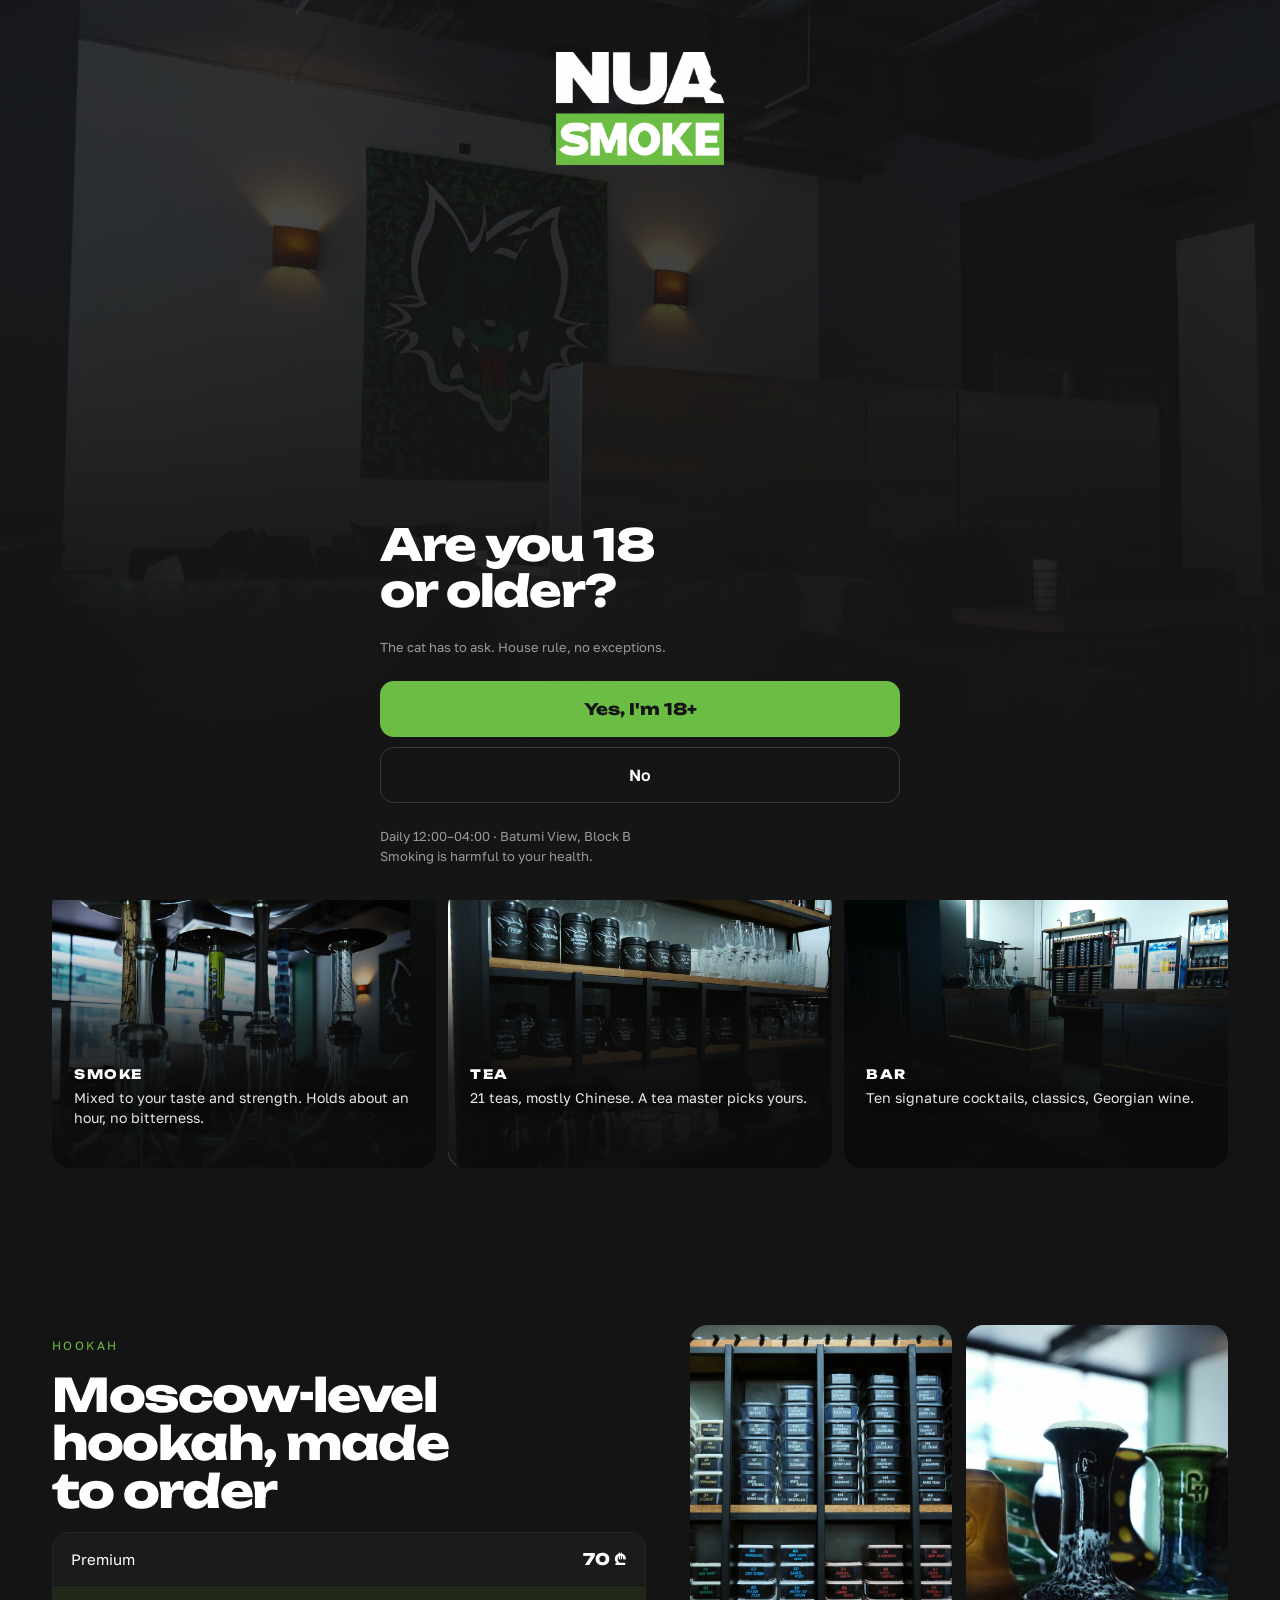
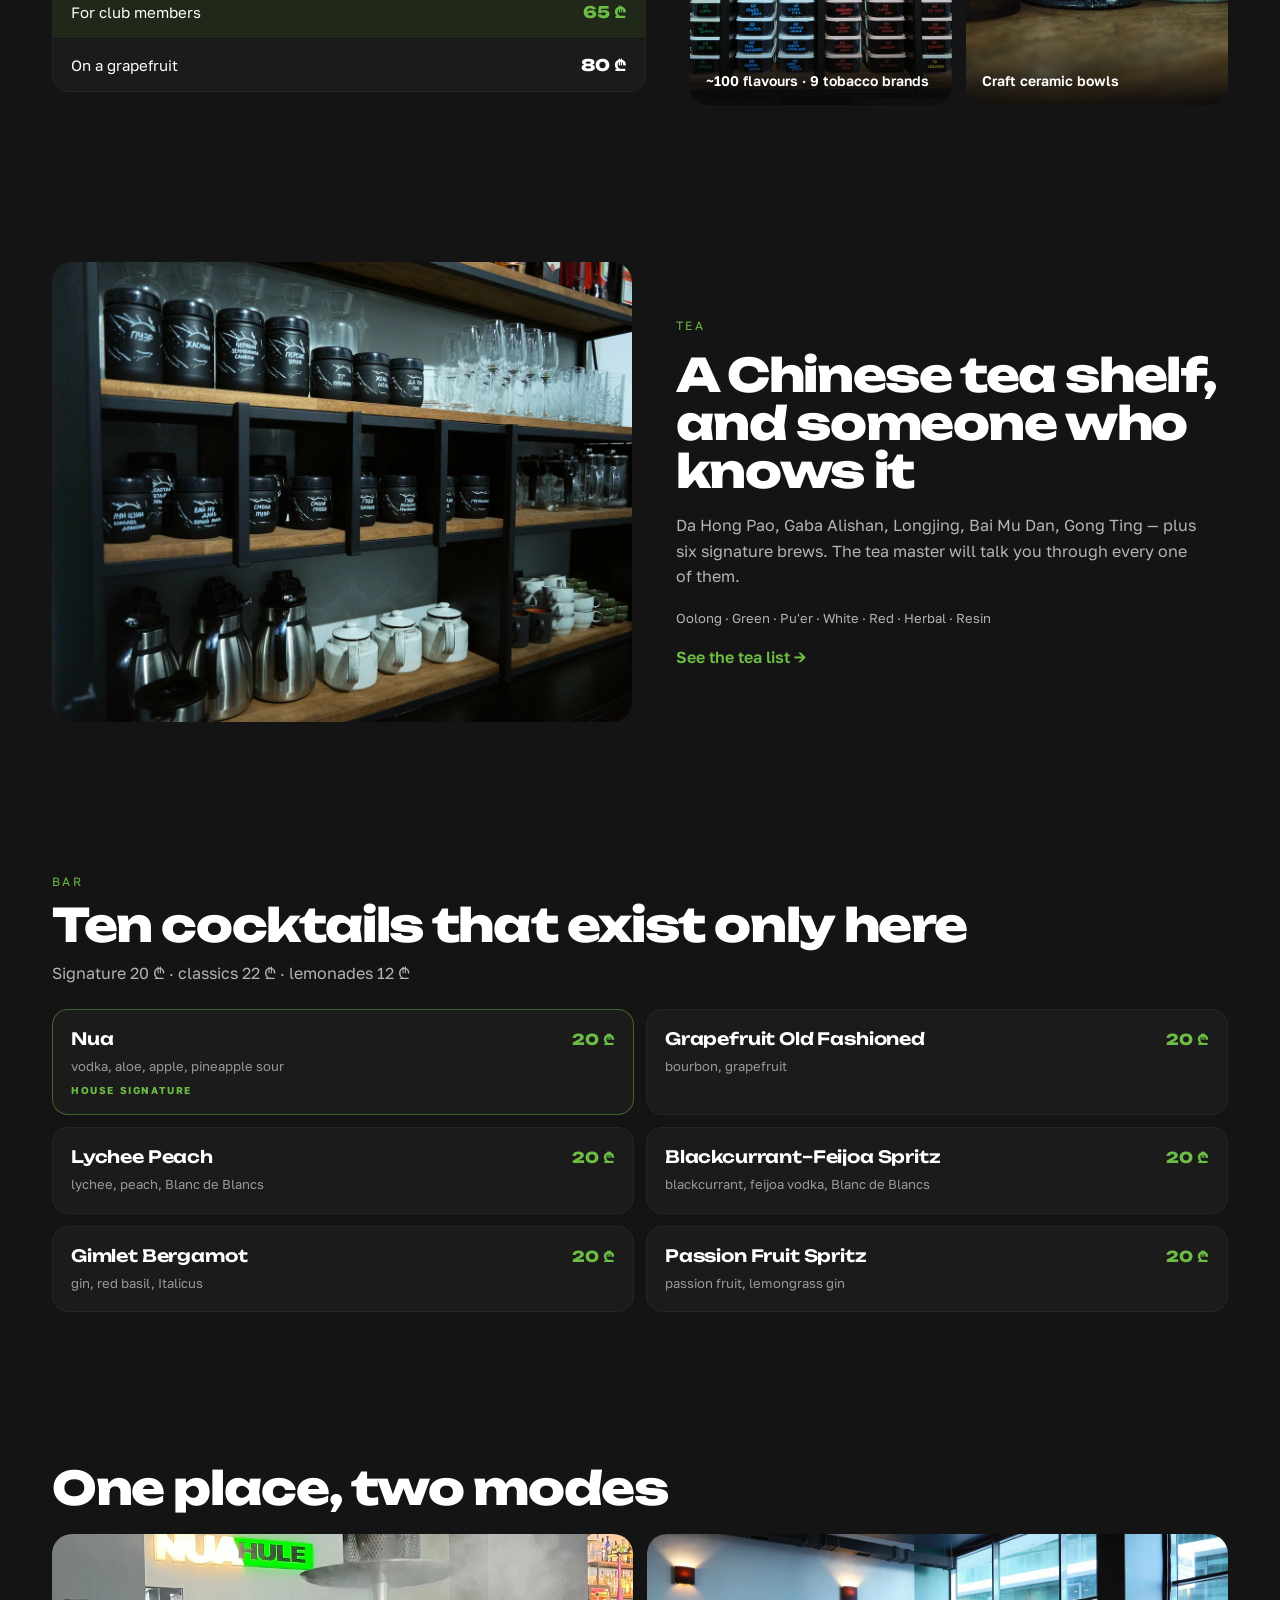
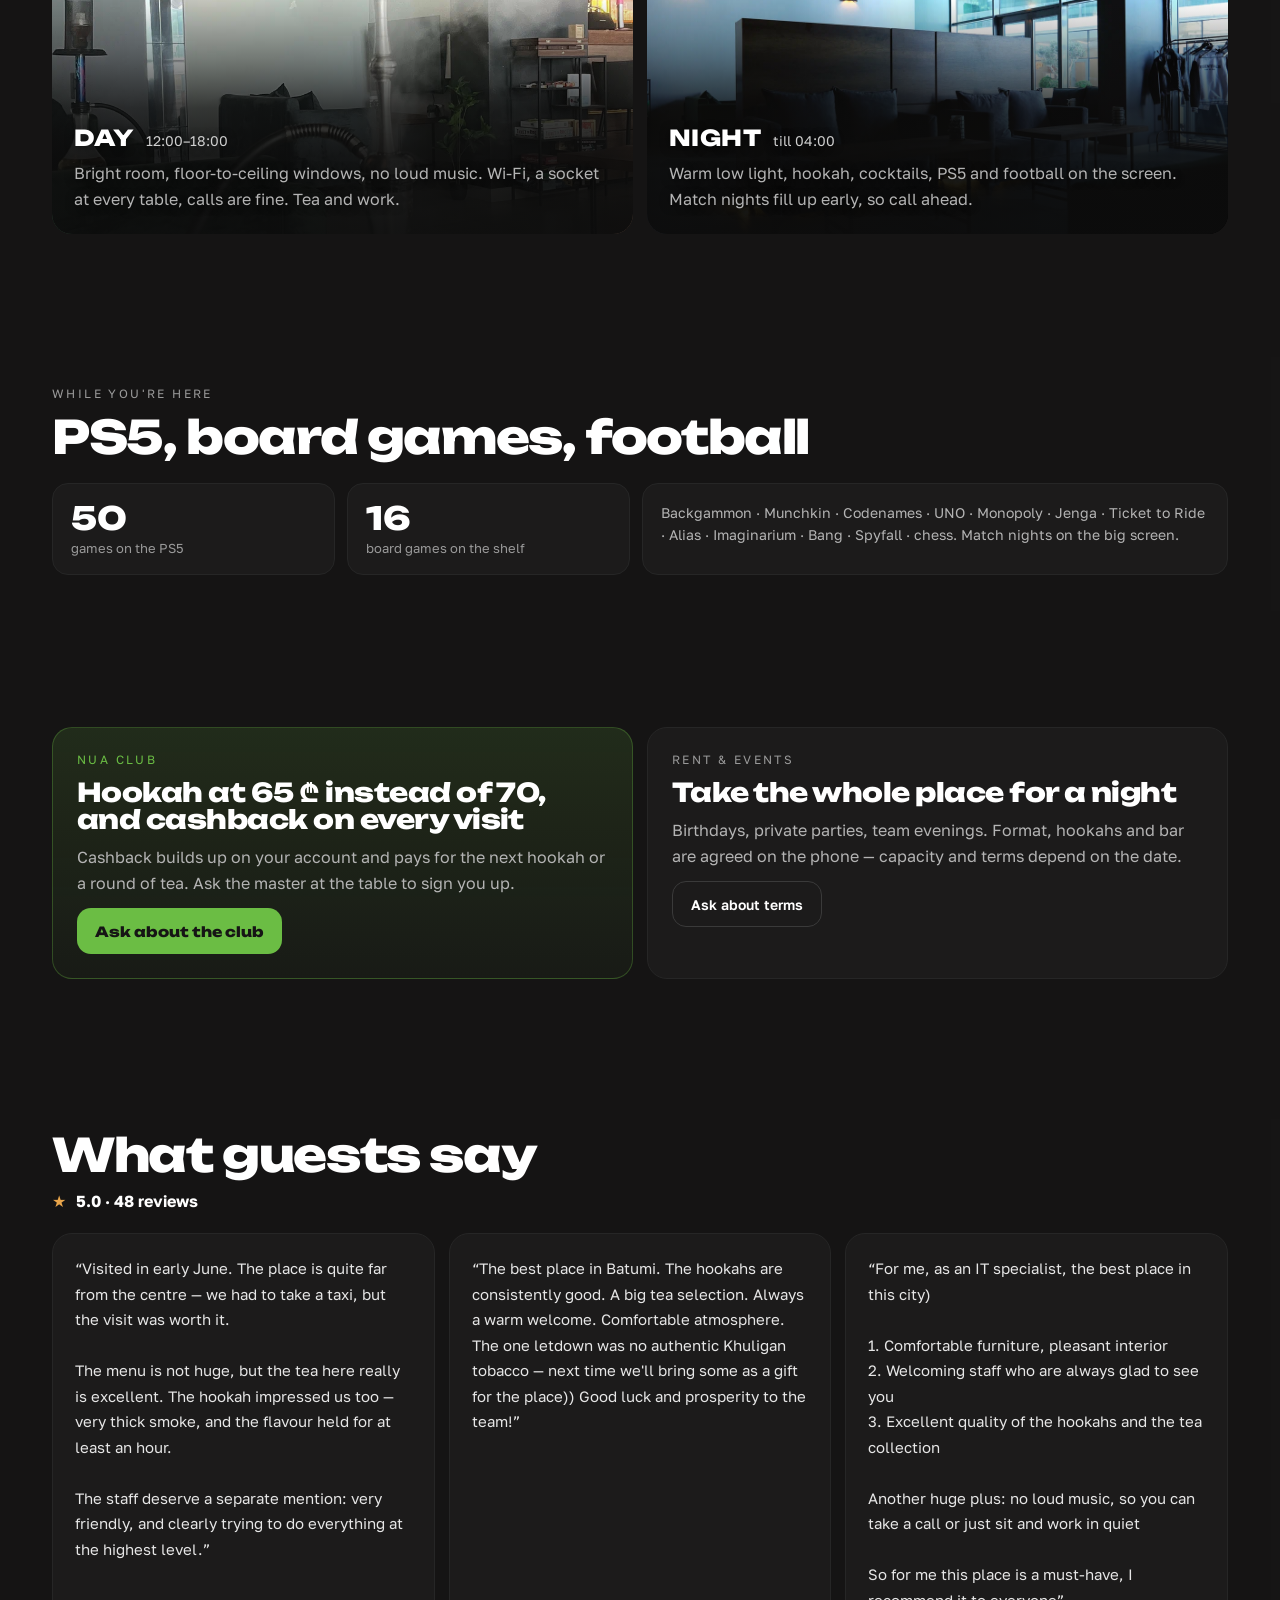
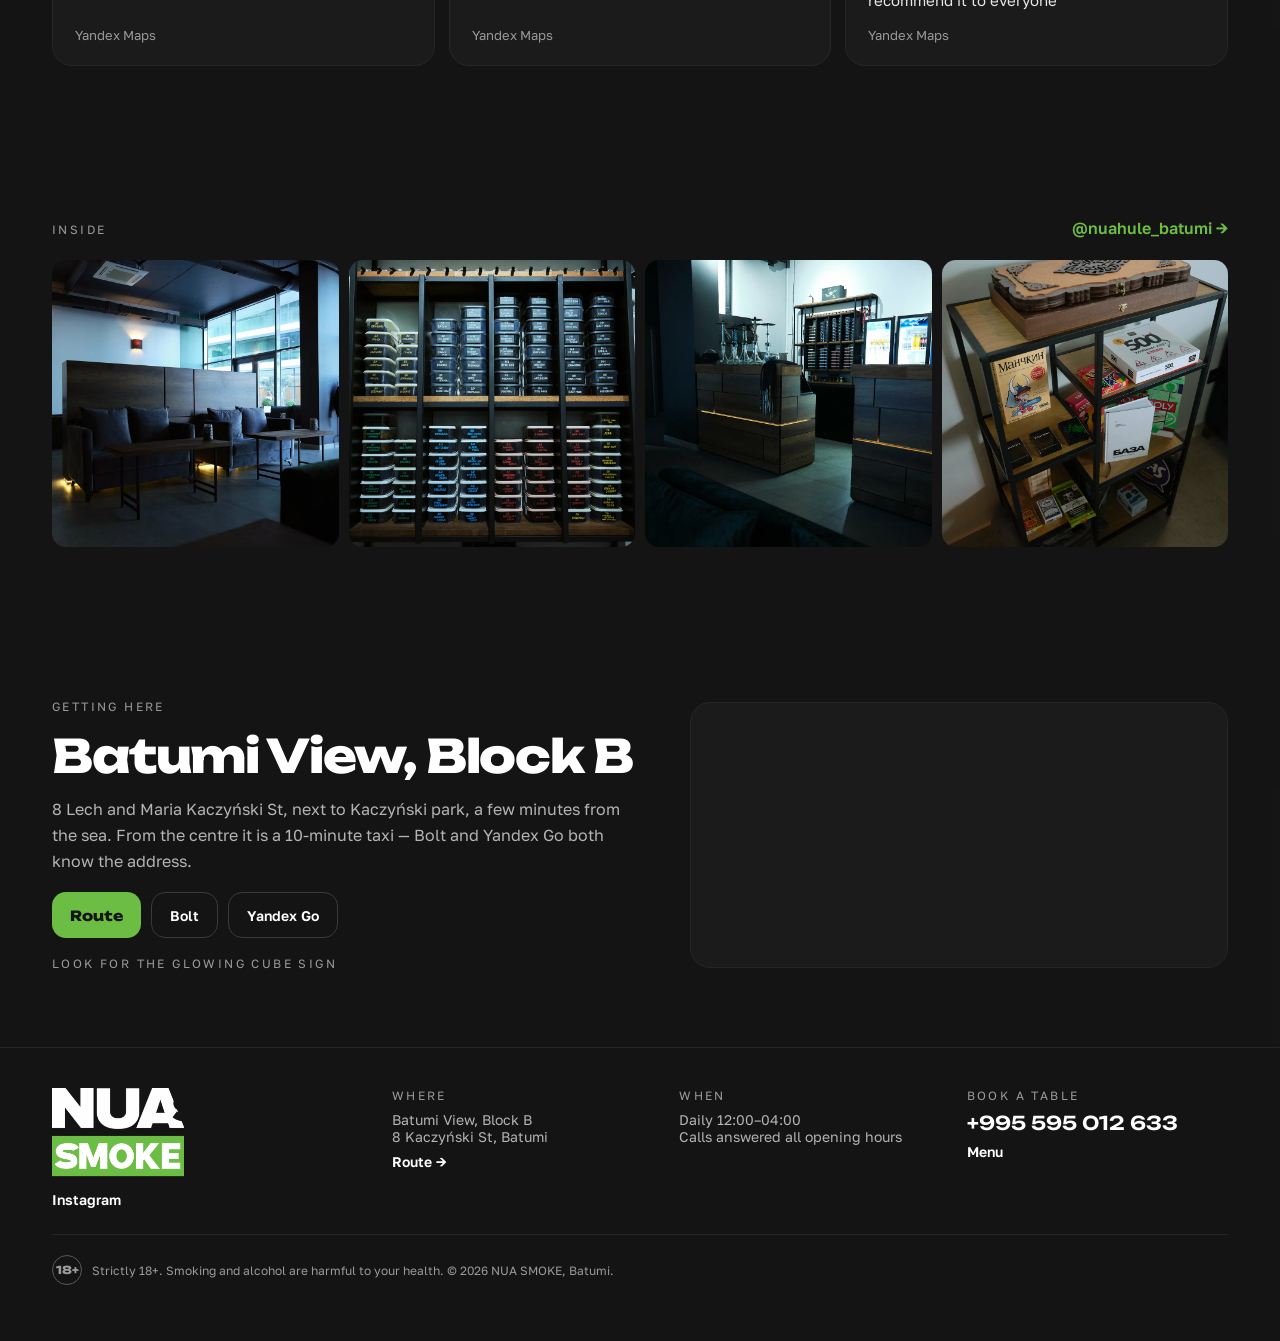
<file: index.html>
<!DOCTYPE html>
<html lang="en">
<head>
<meta charset="utf-8">
<meta name="viewport" content="width=device-width,initial-scale=1">
<title>NUA SMOKE — hookah lounge in Batumi, open till 4 am</title>
<meta name="description" content="Hookah lounge in Batumi: mixes built to your taste, 21 Chinese teas, ten signature cocktails. Daily 12:00–04:00, Batumi View Block B. Tables by phone.">
<link rel="canonical" href="https://bortman01.github.io/Hookah/">
<link rel="alternate" hreflang="en" href="https://bortman01.github.io/Hookah/">
<link rel="alternate" hreflang="ru" href="https://bortman01.github.io/Hookah/ru/">
<link rel="alternate" hreflang="ka" href="https://bortman01.github.io/Hookah/ka/">
<meta property="og:title" content="NUA SMOKE — hookah lounge in Batumi, open till 4 am">
<meta property="og:description" content="Hookah lounge in Batumi: mixes built to your taste, 21 Chinese teas, ten signature cocktails. Daily 12:00–04:00, Batumi View Block B. Tables by phone.">
<meta property="og:image" content="https://bortman01.github.io/Hookah/assets/photos/01-hookahs-lineup.webp">
<meta property="og:type" content="website">
<meta name="theme-color" content="#161515">
<link rel="icon" href="assets/logo/nua-n-monogram.svg">
<link rel="preconnect" href="https://fonts.googleapis.com">
<link rel="preconnect" href="https://fonts.gstatic.com" crossorigin>
<link href="https://fonts.googleapis.com/css2?family=Unbounded:wght@400;600;800&family=Golos+Text:wght@400;500;600;700&family=Noto+Sans+Georgian:wght@400;600;700&display=swap" rel="stylesheet">
<link rel="stylesheet" href="assets/site.css?v=68b29d92">
</head>
<body><div class="gate" id="gate" role="dialog" aria-modal="true" aria-label="18+">
  <div class="gate__bg"><img src="assets/photos/07-hall-cat-mascot.webp" alt=""></div>
  <div class="gate__top"><img src="assets/logo/nua-smoke-stacked.png" alt="NUA SMOKE"></div>
  <div class="gate__in">
    <h2>Are you 18<br>or older?</h2>
    <div class="gate__note">The cat has to ask. House rule, no exceptions.</div>
    <div class="gate__btns">
      <button class="btn btn--go" id="gate-yes" type="button">Yes, I'm 18+</button>
      <a class="btn btn--ghost" href="https://www.google.com/">No</a>
    </div>
    <div class="gate__note">Daily 12:00–04:00 · Batumi View, Block B<br>Smoking is harmful to your health.</div>
  </div>
</div><div class="bgvid bgvid--home" aria-hidden="true"><video src="assets/video/smoke2_360p.mp4" autoplay muted loop playsinline></video></div>
<header class="hdr"><div class="hdr__in">
  <a href="#top"><img class="hdr__logo" src="assets/logo/nua-smoke-horizontal.png" alt="NUA SMOKE"></a>
  <nav class="nav">
    <a href="#hookah">Hookah</a>
    <a href="#tea">Tea</a>
    <a href="#bar">Bar</a>
    <a href="#contacts">Contacts</a>
    <a href="menu/">Menu</a>
  </nav>
  <div class="row" style="gap:14px">
    <div class="lang"><a href="./" hreflang="en" class="is-on">EN</a><a href="./ru/" hreflang="ru" class="">RU</a><a href="./ka/" hreflang="ka" class="">KA</a></div>
    <a class="btn btn--go btn--sm hdr__call" href="tel:+995595012633">Call to book</a>
  </div>
</div></header>
<main id="top">
  <section class="hero">
    <div class="hero__media"></div>
    <div class="hero__in">
      <span class="badge"><span class="badge__star">★</span>5.0 on Yandex Maps and TripAdvisor · 48 reviews</span>
      <h1>Thick smoke. Real tea.<br><span style="color:#6BBD44">Open till 4 am.</span></h1>
      <p class="hero__sub">Hookah lounge in Batumi, a few minutes from the sea. Daily 12:00–04:00 · Batumi View, Block B.</p>
      <div class="hero__cta">
        <a class="btn btn--go" href="tel:+995595012633">Call to book</a>
        <a class="tel-pill" href="tel:+995595012633">+995 595 012 633</a>
        <a class="btn btn--ghost" href="menu/">See the menu</a>
      </div>
    </div>
  </section>

  <section class="sect"><div class="wrap">
    <div class="sect__head"><div class="eyebrow">Three reasons to cross town</div></div>
    <div class="cards3">
      <a class="card-photo" href="menu/#hookah"><img src="assets/photos/01-hookahs-lineup.webp" alt="Hookahs"><div class="card-photo__kicker">SMOKE</div><div class="card-photo__txt">Mixed to your taste and strength. Holds about an hour, no bitterness.</div></a>
      <a class="card-photo" href="menu/#tea"><img src="assets/photos/05-tea-shelf.webp" alt="Tea shelf"><div class="card-photo__kicker">TEA</div><div class="card-photo__txt">21 teas, mostly Chinese. A tea master picks yours.</div></a>
      <a class="card-photo" href="menu/#ck"><img src="assets/photos/06-bar-counter.webp" alt="Bar"><div class="card-photo__kicker">BAR</div><div class="card-photo__txt">Ten signature cocktails, classics, Georgian wine.</div></a>
    </div>
  </div></section>

  <section class="sect" id="hookah"><div class="wrap"><div class="feat feat--hookah">
    <div class="eyebrow eyebrow--green feat__eye">Hookah</div>
    <h2 class="feat__h">Moscow-level hookah, made to order</h2>
    <div class="tiles">
      <figure class="tile"><img src="assets/photos/03-tobacco-shelf.webp" alt="Tobacco shelf with hand-written labels" loading="lazy"><figcaption>~100 flavours · 9 tobacco brands</figcaption></figure>
      <figure class="tile"><img src="assets/photos/04-bowls.webp" alt="Craft ceramic bowls" loading="lazy"><figcaption>Craft ceramic bowls</figcaption></figure>
    </div>
    <div class="price feat__price">
        <div class="price__row"><span>Premium</span><span class="price__val">70 ₾</span></div>
        <div class="price__row price__row--hi"><span>For club members</span><span class="price__val">65 ₾</span></div>
        <div class="price__row"><span>On a grapefruit</span><span class="price__val">80 ₾</span></div>
      </div>
  </div></div></section>

  <section class="sect" id="tea"><div class="wrap"><div class="feat feat--tea">
    <div class="eyebrow eyebrow--green feat__eye">Tea</div>
    <h2 class="feat__h">A Chinese tea shelf, and someone who knows it</h2>
    <div class="media feat__media"><img src="assets/photos/05-tea-shelf.webp" alt="Chinese tea shelf" loading="lazy"></div>
    <div class="factline feat__line">Oolong · Green · Pu'er · White · Red · Herbal · Resin</div>
    <p class="feat__p">Da Hong Pao, Gaba Alishan, Longjing, Bai Mu Dan, Gong Ting — plus six signature brews. The tea master will talk you through every one of them.</p>
    <a class="feat__link" href="menu/#tea" style="font-weight:600">See the tea list →</a>
  </div></div></section>

  <section class="sect" id="bar"><div class="wrap">
    <div class="sect__head"><div class="eyebrow eyebrow--green">Bar</div><h2>Ten cocktails that exist only here</h2><p>Signature 20 ₾ · classics 22 ₾ · lemonades 12 ₾</p></div>
    <div class="cocktails">
    <div class="ck ck--hi">
      <div class="ck__top"><div class="ck__name">Nua</div><div class="ck__price">20 ₾</div></div>
      <div class="ck__mix">vodka, aloe, apple, pineapple sour</div><div class="ck__tag">HOUSE SIGNATURE</div>
    </div>
    <div class="ck">
      <div class="ck__top"><div class="ck__name">Grapefruit Old Fashioned</div><div class="ck__price">20 ₾</div></div>
      <div class="ck__mix">bourbon, grapefruit</div>
    </div>
    <div class="ck">
      <div class="ck__top"><div class="ck__name">Lychee Peach</div><div class="ck__price">20 ₾</div></div>
      <div class="ck__mix">lychee, peach, Blanc de Blancs</div>
    </div>
    <div class="ck">
      <div class="ck__top"><div class="ck__name">Blackcurrant–Feijoa Spritz</div><div class="ck__price">20 ₾</div></div>
      <div class="ck__mix">blackcurrant, feijoa vodka, Blanc de Blancs</div>
    </div>
    <div class="ck">
      <div class="ck__top"><div class="ck__name">Gimlet Bergamot</div><div class="ck__price">20 ₾</div></div>
      <div class="ck__mix">gin, red basil, Italicus</div>
    </div>
    <div class="ck">
      <div class="ck__top"><div class="ck__name">Passion Fruit Spritz</div><div class="ck__price">20 ₾</div></div>
      <div class="ck__mix">passion fruit, lemongrass gin</div>
    </div></div>
  </div></section>

  <section class="sect"><div class="wrap">
    <div class="sect__head"><h2>One place, two modes</h2></div>
    <div class="dn">
      <div class="dn__card"><img src="assets/photos/10-hookah-day-smoke.webp" alt="">
        <div class="dn__t"><b>DAY</b><span>12:00–18:00</span></div><p>Bright room, floor-to-ceiling windows, no loud music. Wi-Fi, a socket at every table, calls are fine. Tea and work.</p></div>
      <div class="dn__card"><img src="assets/photos/02-hall-sofas.webp" alt="">
        <div class="dn__t"><b>NIGHT</b><span>till 04:00</span></div><p>Warm low light, hookah, cocktails, PS5 and football on the screen. Match nights fill up early, so call ahead.</p></div>
    </div>
  </div></section>

  <section class="sect"><div class="wrap">
    <div class="sect__head"><div class="eyebrow">While you're here</div><h2>PS5, board games, football</h2></div>
    <div class="stats">
      <div class="stat"><b>50</b><span>games on the PS5</span></div>
      <div class="stat"><b>16</b><span>board games on the shelf</span></div>
      <div class="stat" style="flex:2 1 320px"><p style="font-size:14px">Backgammon · Munchkin · Codenames · UNO · Monopoly · Jenga · Ticket to Ride · Alias · Imaginarium · Bang · Spyfall · chess. Match nights on the big screen.</p></div>
    </div>
  </div></section>

  <section class="sect"><div class="wrap"><div class="duo">
    <div class="panel panel--green">
      <div class="eyebrow eyebrow--green">NUA Club</div>
      <h3>Hookah at 65 ₾ instead of 70, and cashback on every visit</h3><p>Cashback builds up on your account and pays for the next hookah or a round of tea. Ask the master at the table to sign you up.</p>
      <a class="btn btn--go btn--sm" href="tel:+995595012633" style="align-self:flex-start">Ask about the club</a>
    </div>
    <div class="panel">
      <div class="eyebrow">Rent & events</div>
      <h3>Take the whole place for a night</h3><p>Birthdays, private parties, team evenings. Format, hookahs and bar are agreed on the phone — capacity and terms depend on the date.</p>
      <a class="btn btn--ghost btn--sm" href="tel:+995595012633" style="align-self:flex-start">Ask about terms</a>
    </div>
  </div></div></section>

  <section class="sect"><div class="wrap">
    <div class="sect__head"><h2>What guests say</h2>
      <div class="row"><span class="badge__star">★</span><b>5.0 · 48 reviews</b></div></div>
    <div class="reviews"><div class="rev"><div class="rev__txt">“Visited in early June. The place is quite far from the centre — we had to take a taxi, but the visit was worth it.<br><br>The menu is not huge, but the tea here really is excellent. The hookah impressed us too — very thick smoke, and the flavour held for at least an hour.<br><br>The staff deserve a separate mention: very friendly, and clearly trying to do everything at the highest level.”</div><div class="rev__src">Yandex Maps</div></div><div class="rev"><div class="rev__txt">“The best place in Batumi. The hookahs are consistently good. A big tea selection. Always a warm welcome. Comfortable atmosphere. The one letdown was no authentic Khuligan tobacco — next time we'll bring some as a gift for the place)) Good luck and prosperity to the team!”</div><div class="rev__src">Yandex Maps</div></div><div class="rev"><div class="rev__txt">“For me, as an IT specialist, the best place in this city)<br><br>1. Comfortable furniture, pleasant interior<br>2. Welcoming staff who are always glad to see you<br>3. Excellent quality of the hookahs and the tea collection<br><br>Another huge plus: no loud music, so you can take a call or just sit and work in quiet<br><br>So for me this place is a must-have, I recommend it to everyone”</div><div class="rev__src">Yandex Maps</div></div></div>
  </div></section>

  <section class="sect"><div class="wrap">
    <div class="sect__head" style="flex-direction:row;justify-content:space-between;align-items:baseline">
      <div class="eyebrow">Inside</div><a href="https://instagram.com/nuahule_batumi" target="_blank" rel="noopener" style="font-weight:600">@nuahule_batumi →</a></div>
    <div class="gal">
      <img src="assets/photos/02-hall-sofas.webp" alt=""><img src="assets/photos/03-tobacco-shelf.webp" alt="">
      <img src="assets/photos/06-bar-counter.webp" alt=""><img src="assets/photos/09-games-shelf.webp" alt="">
    </div>
  </div></section>

  <section class="sect"><div class="wrap"><div class="split">
    <div class="stack" style="gap:18px">
      <div class="eyebrow">Getting here</div><h2>Batumi View, Block B</h2><p>8 Lech and Maria Kaczyński St, next to Kaczyński park, a few minutes from the sea. From the centre it is a 10-minute taxi — Bolt and Yandex Go both know the address.</p>
      <div class="row">
        <a class="btn btn--go btn--sm" href="https://www.google.com/maps/dir/?api=1&amp;destination=Nuahule+Smoke+Batumi&amp;destination_place_id=ChIJ7ZgDi6uFZ0ARDMnWfTGJ0kk" target="_blank" rel="noopener">Route</a>
        <a class="btn btn--ghost btn--sm" href="https://bolt.sng.link/Epy3j/o5l4/8p88" target="_blank" rel="noopener" data-copy-go="Batumi View, Block B, 8 Lech and Maria Kaczyński St, Batumi" data-copied="Address copied">Bolt</a>
        <a class="btn btn--ghost btn--sm" href="https://3.redirect.appmetrica.yandex.com/route?end-lat=41.62292&amp;end-lon=41.5934384&amp;ref=nuasmoke&amp;appmetrica_tracking_id=25395763362139037" target="_blank" rel="noopener">Yandex Go</a>
      </div>
      <div class="eyebrow">Look for the glowing cube sign</div>
    </div>
    <div class="map"><iframe src="https://www.google.com/maps?q=Nuahule+Smoke,+8+Lech+and+Maria+Kaczy%C5%84ski+St,+Batumi&amp;z=17&amp;output=embed" loading="lazy" title="NUA SMOKE map" referrerpolicy="no-referrer-when-downgrade"></iframe></div>
  </div></div></section>
</main>
<footer class="ftr" id="contacts"><div class="wrap">
  <div class="ftr__grid">
    <div class="stack" style="gap:14px">
      <img class="ftr__logo" src="assets/logo/nua-smoke-stacked.png" alt="NUA SMOKE">
      <a href="https://instagram.com/nuahule_batumi" target="_blank" rel="noopener">Instagram</a>
    </div>
    <div class="stack" style="gap:8px"><div class="eyebrow">Where</div><div>Batumi View, Block B<br>8 Kaczyński St, Batumi</div>
      <a href="https://www.google.com/maps/dir/?api=1&amp;destination=Nuahule+Smoke+Batumi&amp;destination_place_id=ChIJ7ZgDi6uFZ0ARDMnWfTGJ0kk" target="_blank" rel="noopener">Route →</a></div>
    <div class="stack" style="gap:8px"><div class="eyebrow">When</div><div>Daily 12:00–04:00<br>Calls answered all opening hours</div></div>
    <div class="stack" style="gap:8px"><div class="eyebrow">Book a table</div>
      <a href="tel:+995595012633" style="font-family:var(--display);font-size:19px">+995 595 012 633</a>
      <a href="menu/">Menu</a></div>
  </div>
  <div class="ftr__legal"><span class="pill18">18+</span><span>Strictly 18+. Smoking and alcohol are harmful to your health. © 2026 NUA SMOKE, Batumi.</span></div>
</div></footer>
<nav class="callbar">
  <a class="is-go" href="tel:+995595012633">Call</a>
  <a href="menu/">Menu</a>
  <a href="https://www.google.com/maps/dir/?api=1&amp;destination=Nuahule+Smoke+Batumi&amp;destination_place_id=ChIJ7ZgDi6uFZ0ARDMnWfTGJ0kk" target="_blank" rel="noopener">Route</a>
</nav>
<script type="application/ld+json">{"@context":"https://schema.org","@type":"BarOrPub","name":"NUA SMOKE","image":"https://bortman01.github.io/Hookah/assets/photos/01-hookahs-lineup.webp","telephone":"+995595012633","priceRange":"₾₾","currenciesAccepted":"GEL","smokingAllowed":true,"address":{"@type":"PostalAddress","streetAddress":"Lech and Maria Kaczyński St 8, Batumi View, Block B","addressLocality":"Batumi","addressCountry":"GE"},"geo":{"@type":"GeoCoordinates","latitude":41.62292,"longitude":41.5934384},"openingHoursSpecification":[{"@type":"OpeningHoursSpecification","dayOfWeek":["Monday","Tuesday","Wednesday","Thursday","Friday","Saturday","Sunday"],"opens":"12:00","closes":"04:00"}],"aggregateRating":{"@type":"AggregateRating","ratingValue":"5.0","reviewCount":"48"},"sameAs":["https://instagram.com/nuahule_batumi"],"url":"https://bortman01.github.io/Hookah/"}</script>
<script src="assets/site.js?v=4f79dc56"></script>
</body>
</html>
</file>
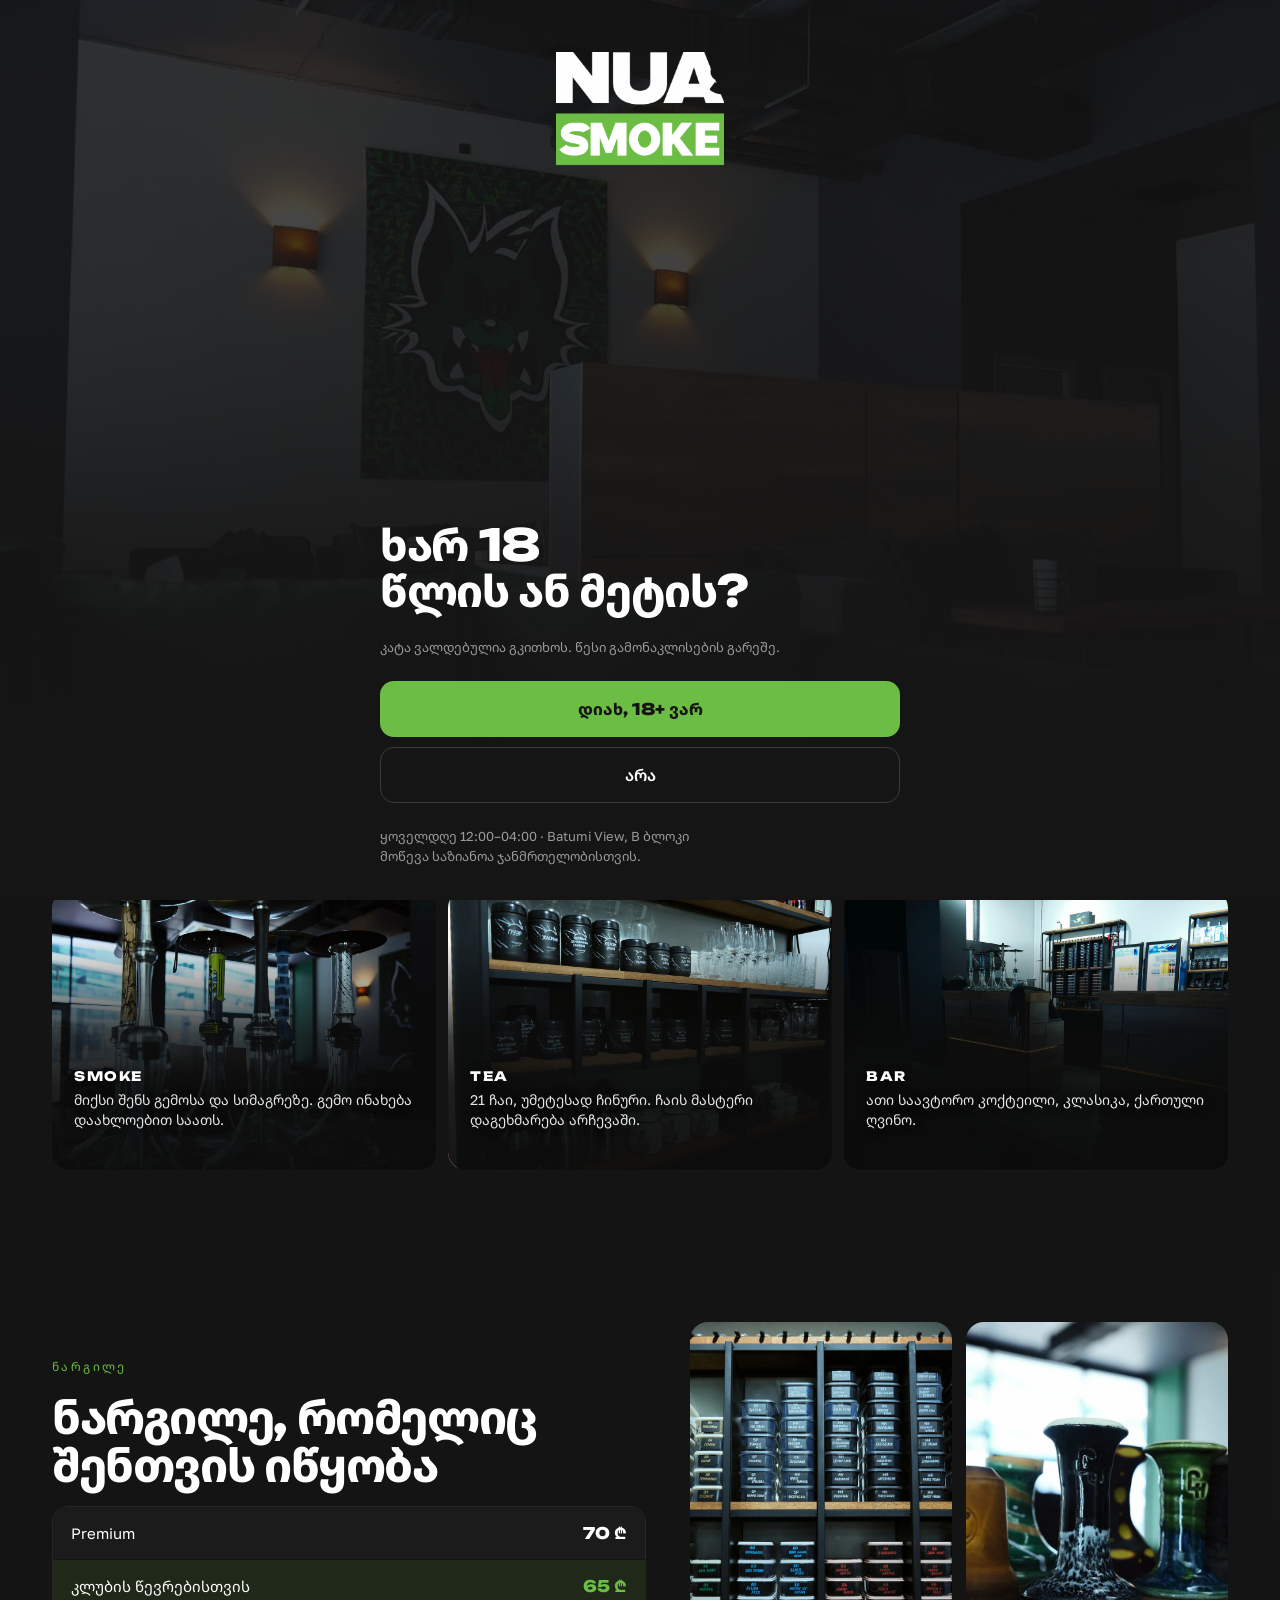
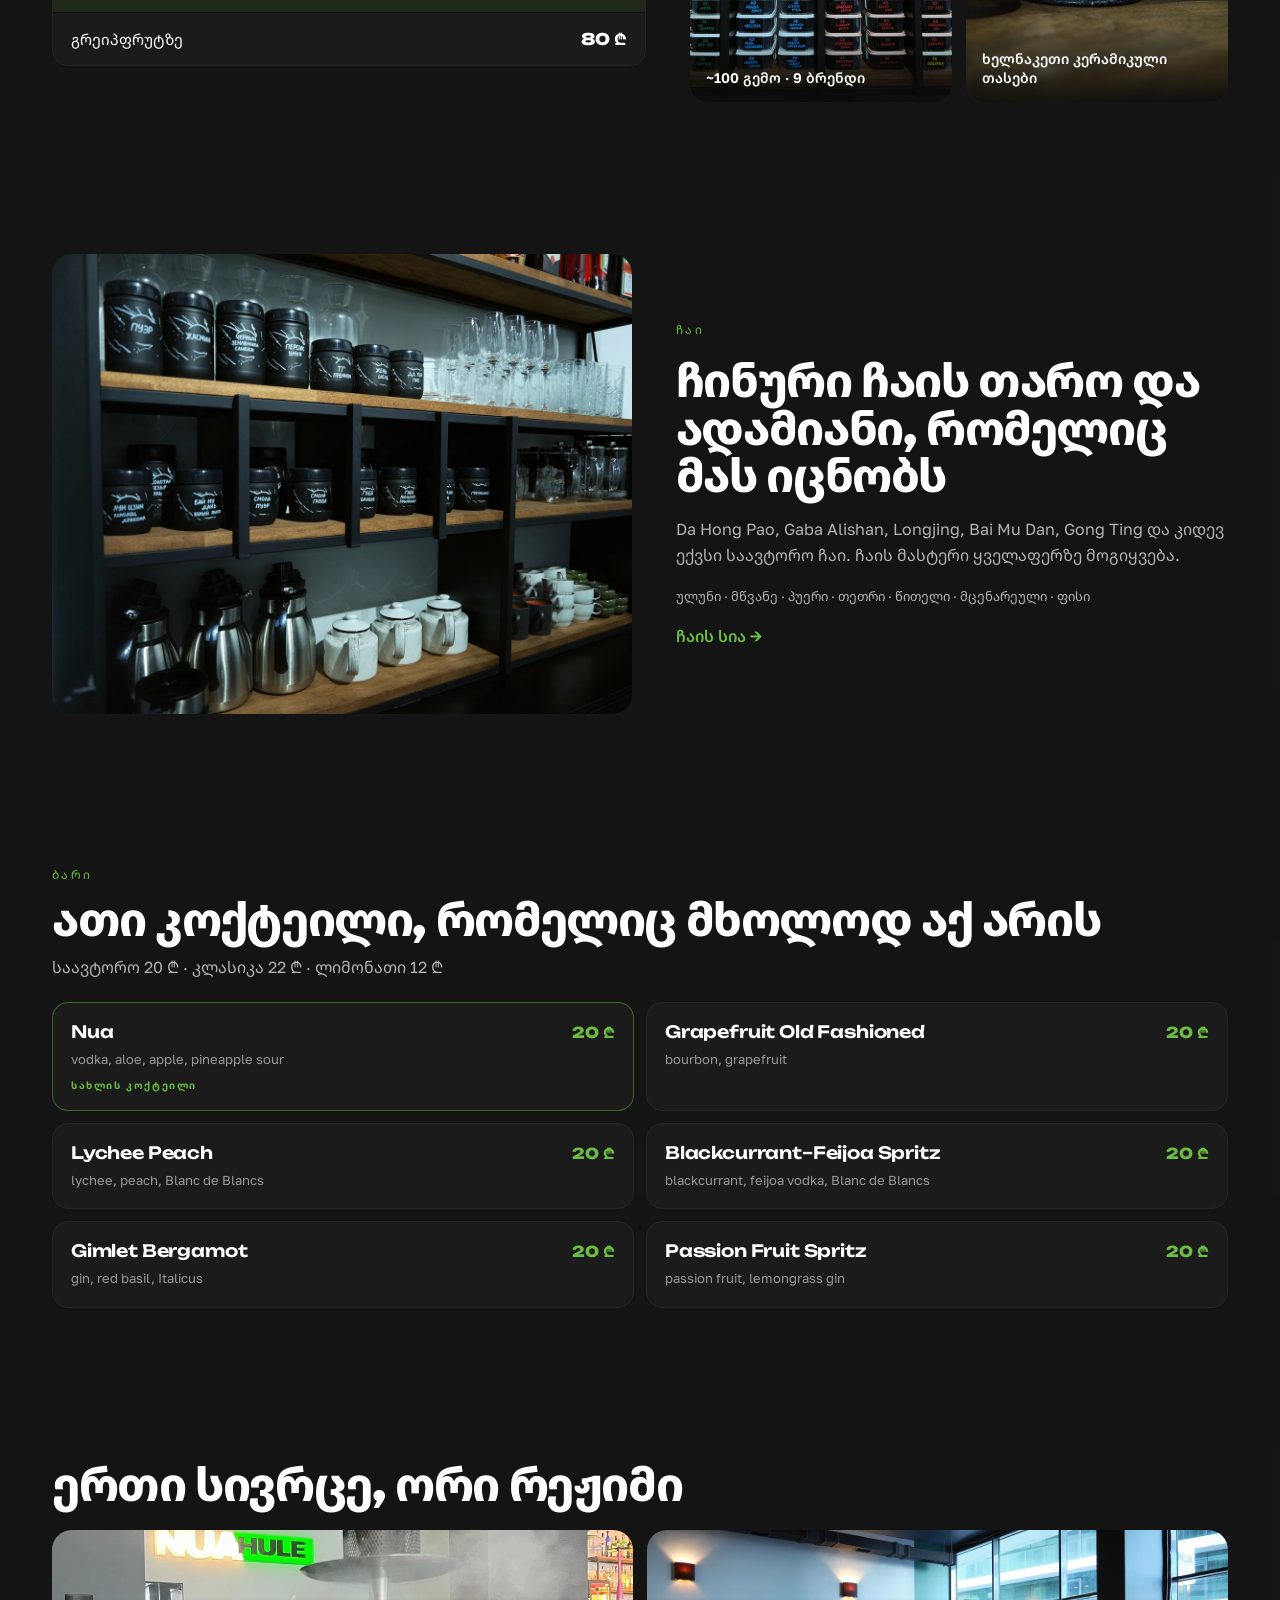
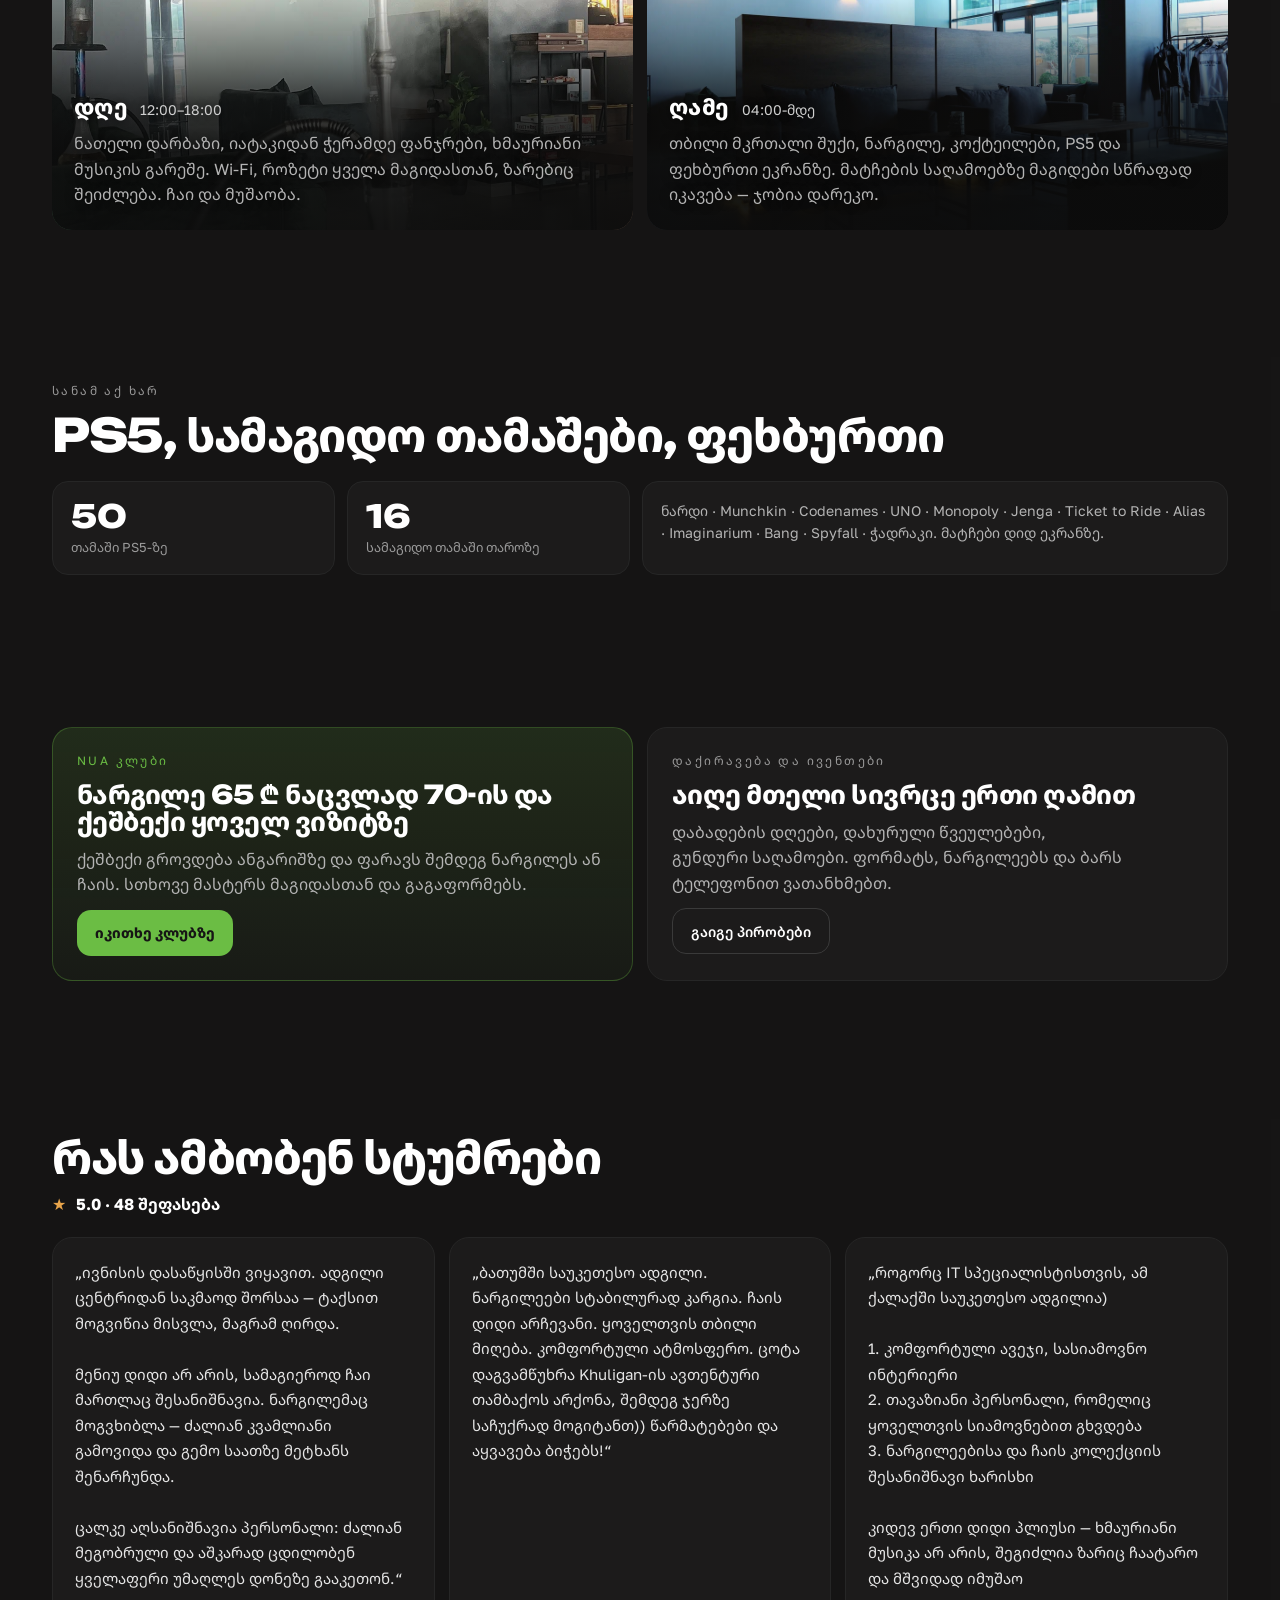
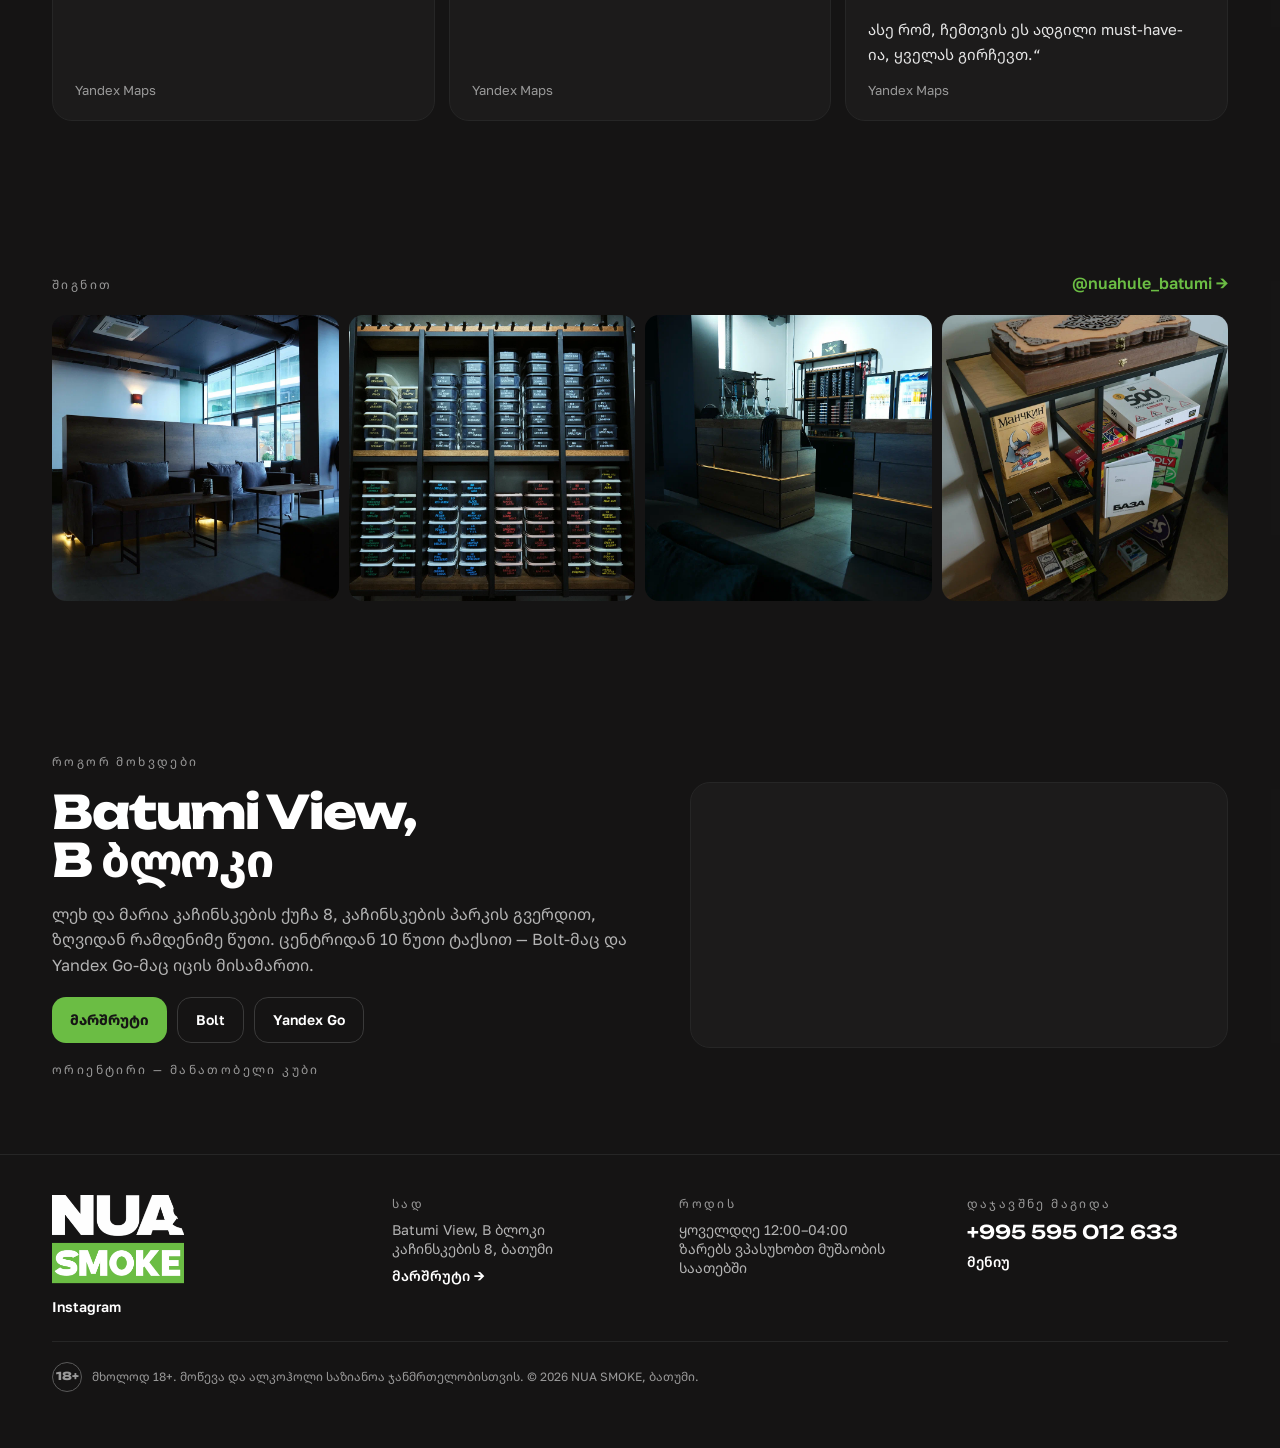
<file: ka/index.html>
<!DOCTYPE html>
<html lang="ka">
<head>
<meta charset="utf-8">
<meta name="viewport" content="width=device-width,initial-scale=1">
<title>NUA SMOKE — ნარგილეს ლაუნჯი ბათუმში, ღიაა 4 საათამდე</title>
<meta name="description" content="ნარგილეს ლაუნჯი ბათუმში: მიქსი შენს გემოზე, 21 ჩინური ჩაი, ათი საავტორო კოქტეილი. ყოველდღე 12:00–04:00, Batumi View B ბლოკი.">
<link rel="canonical" href="https://bortman01.github.io/Hookah/ka/">
<link rel="alternate" hreflang="en" href="https://bortman01.github.io/Hookah/">
<link rel="alternate" hreflang="ru" href="https://bortman01.github.io/Hookah/ru/">
<link rel="alternate" hreflang="ka" href="https://bortman01.github.io/Hookah/ka/">
<meta property="og:title" content="NUA SMOKE — ნარგილეს ლაუნჯი ბათუმში, ღიაა 4 საათამდე">
<meta property="og:description" content="ნარგილეს ლაუნჯი ბათუმში: მიქსი შენს გემოზე, 21 ჩინური ჩაი, ათი საავტორო კოქტეილი. ყოველდღე 12:00–04:00, Batumi View B ბლოკი.">
<meta property="og:image" content="https://bortman01.github.io/Hookah/assets/photos/01-hookahs-lineup.webp">
<meta property="og:type" content="website">
<meta name="theme-color" content="#161515">
<link rel="icon" href="../assets/logo/nua-n-monogram.svg">
<link rel="preconnect" href="https://fonts.googleapis.com">
<link rel="preconnect" href="https://fonts.gstatic.com" crossorigin>
<link href="https://fonts.googleapis.com/css2?family=Unbounded:wght@400;600;800&family=Golos+Text:wght@400;500;600;700&family=Noto+Sans+Georgian:wght@400;600;700&display=swap" rel="stylesheet">
<link rel="stylesheet" href="../assets/site.css?v=68b29d92">
</head>
<body><div class="gate" id="gate" role="dialog" aria-modal="true" aria-label="18+">
  <div class="gate__bg"><img src="../assets/photos/07-hall-cat-mascot.webp" alt=""></div>
  <div class="gate__top"><img src="../assets/logo/nua-smoke-stacked.png" alt="NUA SMOKE"></div>
  <div class="gate__in">
    <h2>ხარ 18<br>წლის ან მეტის?</h2>
    <div class="gate__note">კატა ვალდებულია გკითხოს. წესი გამონაკლისების გარეშე.</div>
    <div class="gate__btns">
      <button class="btn btn--go" id="gate-yes" type="button">დიახ, 18+ ვარ</button>
      <a class="btn btn--ghost" href="https://www.google.com/">არა</a>
    </div>
    <div class="gate__note">ყოველდღე 12:00–04:00 · Batumi View, B ბლოკი<br>მოწევა საზიანოა ჯანმრთელობისთვის.</div>
  </div>
</div><div class="bgvid bgvid--home" aria-hidden="true"><video src="../assets/video/smoke2_360p.mp4" autoplay muted loop playsinline></video></div>
<header class="hdr"><div class="hdr__in">
  <a href="#top"><img class="hdr__logo" src="../assets/logo/nua-smoke-horizontal.png" alt="NUA SMOKE"></a>
  <nav class="nav">
    <a href="#hookah">ნარგილე</a>
    <a href="#tea">ჩაი</a>
    <a href="#bar">ბარი</a>
    <a href="#contacts">კონტაქტი</a>
    <a href="menu/">მენიუ</a>
  </nav>
  <div class="row" style="gap:14px">
    <div class="lang"><a href="../" hreflang="en" class="">EN</a><a href="../ru/" hreflang="ru" class="">RU</a><a href="../ka/" hreflang="ka" class="is-on">KA</a></div>
    <a class="btn btn--go btn--sm hdr__call" href="tel:+995595012633">დარეკე და დაჯავშნე</a>
  </div>
</div></header>
<main id="top">
  <section class="hero">
    <div class="hero__media"></div>
    <div class="hero__in">
      <span class="badge"><span class="badge__star">★</span>5.0 Yandex Maps-სა და TripAdvisor-ზე · 48 შეფასება</span>
      <h1>სქელი კვამლი. ნამდვილი ჩაი.<br><span style="color:#6BBD44">ღიაა 4 საათამდე.</span></h1>
      <p class="hero__sub">ნარგილეს ლაუნჯი ბათუმში, ზღვიდან რამდენიმე წუთი. ყოველდღე 12:00–04:00 · Batumi View, B ბლოკი.</p>
      <div class="hero__cta">
        <a class="btn btn--go" href="tel:+995595012633">დარეკე და დაჯავშნე</a>
        <a class="tel-pill" href="tel:+995595012633">+995 595 012 633</a>
        <a class="btn btn--ghost" href="menu/">მენიუს ნახვა</a>
      </div>
    </div>
  </section>

  <section class="sect"><div class="wrap">
    <div class="sect__head"><div class="eyebrow">სამი მიზეზი, რომ ჩამოხვიდე</div></div>
    <div class="cards3">
      <a class="card-photo" href="menu/#hookah"><img src="../assets/photos/01-hookahs-lineup.webp" alt="Hookahs"><div class="card-photo__kicker">SMOKE</div><div class="card-photo__txt">მიქსი შენს გემოსა და სიმაგრეზე. გემო ინახება დაახლოებით საათს.</div></a>
      <a class="card-photo" href="menu/#tea"><img src="../assets/photos/05-tea-shelf.webp" alt="Tea shelf"><div class="card-photo__kicker">TEA</div><div class="card-photo__txt">21 ჩაი, უმეტესად ჩინური. ჩაის მასტერი დაგეხმარება არჩევაში.</div></a>
      <a class="card-photo" href="menu/#ck"><img src="../assets/photos/06-bar-counter.webp" alt="Bar"><div class="card-photo__kicker">BAR</div><div class="card-photo__txt">ათი საავტორო კოქტეილი, კლასიკა, ქართული ღვინო.</div></a>
    </div>
  </div></section>

  <section class="sect" id="hookah"><div class="wrap"><div class="feat feat--hookah">
    <div class="eyebrow eyebrow--green feat__eye">ნარგილე</div>
    <h2 class="feat__h">ნარგილე, რომელიც შენთვის იწყობა</h2>
    <div class="tiles">
      <figure class="tile"><img src="../assets/photos/03-tobacco-shelf.webp" alt="~100 გემო · 9 ბრენდი" loading="lazy"><figcaption>~100 გემო · 9 ბრენდი</figcaption></figure>
      <figure class="tile"><img src="../assets/photos/04-bowls.webp" alt="ხელნაკეთი კერამიკული თასები" loading="lazy"><figcaption>ხელნაკეთი კერამიკული თასები</figcaption></figure>
    </div>
    <div class="price feat__price">
        <div class="price__row"><span>Premium</span><span class="price__val">70 ₾</span></div>
        <div class="price__row price__row--hi"><span>კლუბის წევრებისთვის</span><span class="price__val">65 ₾</span></div>
        <div class="price__row"><span>გრეიპფრუტზე</span><span class="price__val">80 ₾</span></div>
      </div>
  </div></div></section>

  <section class="sect" id="tea"><div class="wrap"><div class="feat feat--tea">
    <div class="eyebrow eyebrow--green feat__eye">ჩაი</div>
    <h2 class="feat__h">ჩინური ჩაის თარო და ადამიანი, რომელიც მას იცნობს</h2>
    <div class="media feat__media"><img src="../assets/photos/05-tea-shelf.webp" alt="Chinese tea shelf" loading="lazy"></div>
    <div class="factline feat__line">ულუნი · მწვანე · პუერი · თეთრი · წითელი · მცენარეული · ფისი</div>
    <p class="feat__p">Da Hong Pao, Gaba Alishan, Longjing, Bai Mu Dan, Gong Ting და კიდევ ექვსი საავტორო ჩაი. ჩაის მასტერი ყველაფერზე მოგიყვება.</p>
    <a class="feat__link" href="menu/#tea" style="font-weight:600">ჩაის სია →</a>
  </div></div></section>

  <section class="sect" id="bar"><div class="wrap">
    <div class="sect__head"><div class="eyebrow eyebrow--green">ბარი</div><h2>ათი კოქტეილი, რომელიც მხოლოდ აქ არის</h2><p>საავტორო 20 ₾ · კლასიკა 22 ₾ · ლიმონათი 12 ₾</p></div>
    <div class="cocktails">
    <div class="ck ck--hi">
      <div class="ck__top"><div class="ck__name">Nua</div><div class="ck__price">20 ₾</div></div>
      <div class="ck__mix">vodka, aloe, apple, pineapple sour</div><div class="ck__tag">სახლის კოქტეილი</div>
    </div>
    <div class="ck">
      <div class="ck__top"><div class="ck__name">Grapefruit Old Fashioned</div><div class="ck__price">20 ₾</div></div>
      <div class="ck__mix">bourbon, grapefruit</div>
    </div>
    <div class="ck">
      <div class="ck__top"><div class="ck__name">Lychee Peach</div><div class="ck__price">20 ₾</div></div>
      <div class="ck__mix">lychee, peach, Blanc de Blancs</div>
    </div>
    <div class="ck">
      <div class="ck__top"><div class="ck__name">Blackcurrant–Feijoa Spritz</div><div class="ck__price">20 ₾</div></div>
      <div class="ck__mix">blackcurrant, feijoa vodka, Blanc de Blancs</div>
    </div>
    <div class="ck">
      <div class="ck__top"><div class="ck__name">Gimlet Bergamot</div><div class="ck__price">20 ₾</div></div>
      <div class="ck__mix">gin, red basil, Italicus</div>
    </div>
    <div class="ck">
      <div class="ck__top"><div class="ck__name">Passion Fruit Spritz</div><div class="ck__price">20 ₾</div></div>
      <div class="ck__mix">passion fruit, lemongrass gin</div>
    </div></div>
  </div></section>

  <section class="sect"><div class="wrap">
    <div class="sect__head"><h2>ერთი სივრცე, ორი რეჟიმი</h2></div>
    <div class="dn">
      <div class="dn__card"><img src="../assets/photos/10-hookah-day-smoke.webp" alt="">
        <div class="dn__t"><b>დღე</b><span>12:00–18:00</span></div><p>ნათელი დარბაზი, იატაკიდან ჭერამდე ფანჯრები, ხმაურიანი მუსიკის გარეშე. Wi-Fi, როზეტი ყველა მაგიდასთან, ზარებიც შეიძლება. ჩაი და მუშაობა.</p></div>
      <div class="dn__card"><img src="../assets/photos/02-hall-sofas.webp" alt="">
        <div class="dn__t"><b>ღამე</b><span>04:00-მდე</span></div><p>თბილი მკრთალი შუქი, ნარგილე, კოქტეილები, PS5 და ფეხბურთი ეკრანზე. მატჩების საღამოებზე მაგიდები სწრაფად იკავება — ჯობია დარეკო.</p></div>
    </div>
  </div></section>

  <section class="sect"><div class="wrap">
    <div class="sect__head"><div class="eyebrow">სანამ აქ ხარ</div><h2>PS5, სამაგიდო თამაშები, ფეხბურთი</h2></div>
    <div class="stats">
      <div class="stat"><b>50</b><span>თამაში PS5-ზე</span></div>
      <div class="stat"><b>16</b><span>სამაგიდო თამაში თაროზე</span></div>
      <div class="stat" style="flex:2 1 320px"><p style="font-size:14px">ნარდი · Munchkin · Codenames · UNO · Monopoly · Jenga · Ticket to Ride · Alias · Imaginarium · Bang · Spyfall · ჭადრაკი. მატჩები დიდ ეკრანზე.</p></div>
    </div>
  </div></section>

  <section class="sect"><div class="wrap"><div class="duo">
    <div class="panel panel--green">
      <div class="eyebrow eyebrow--green">NUA კლუბი</div>
      <h3>ნარგილე 65 ₾ ნაცვლად 70-ის და ქეშბექი ყოველ ვიზიტზე</h3><p>ქეშბექი გროვდება ანგარიშზე და ფარავს შემდეგ ნარგილეს ან ჩაის. სთხოვე მასტერს მაგიდასთან და გაგაფორმებს.</p>
      <a class="btn btn--go btn--sm" href="tel:+995595012633" style="align-self:flex-start">იკითხე კლუბზე</a>
    </div>
    <div class="panel">
      <div class="eyebrow">დაქირავება და ივენთები</div>
      <h3>აიღე მთელი სივრცე ერთი ღამით</h3><p>დაბადების დღეები, დახურული წვეულებები, გუნდური საღამოები. ფორმატს, ნარგილეებს და ბარს ტელეფონით ვათანხმებთ.</p>
      <a class="btn btn--ghost btn--sm" href="tel:+995595012633" style="align-self:flex-start">გაიგე პირობები</a>
    </div>
  </div></div></section>

  <section class="sect"><div class="wrap">
    <div class="sect__head"><h2>რას ამბობენ სტუმრები</h2>
      <div class="row"><span class="badge__star">★</span><b>5.0 · 48 შეფასება</b></div></div>
    <div class="reviews"><div class="rev"><div class="rev__txt">„ივნისის დასაწყისში ვიყავით. ადგილი ცენტრიდან საკმაოდ შორსაა — ტაქსით მოგვიწია მისვლა, მაგრამ ღირდა.<br><br>მენიუ დიდი არ არის, სამაგიეროდ ჩაი მართლაც შესანიშნავია. ნარგილემაც მოგვხიბლა — ძალიან კვამლიანი გამოვიდა და გემო საათზე მეტხანს შენარჩუნდა.<br><br>ცალკე აღსანიშნავია პერსონალი: ძალიან მეგობრული და აშკარად ცდილობენ ყველაფერი უმაღლეს დონეზე გააკეთონ.“</div><div class="rev__src">Yandex Maps</div></div><div class="rev"><div class="rev__txt">„ბათუმში საუკეთესო ადგილი. ნარგილეები სტაბილურად კარგია. ჩაის დიდი არჩევანი. ყოველთვის თბილი მიღება. კომფორტული ატმოსფერო. ცოტა დაგვამწუხრა Khuligan-ის ავთენტური თამბაქოს არქონა, შემდეგ ჯერზე საჩუქრად მოგიტანთ)) წარმატებები და აყვავება ბიჭებს!“</div><div class="rev__src">Yandex Maps</div></div><div class="rev"><div class="rev__txt">„როგორც IT სპეციალისტისთვის, ამ ქალაქში საუკეთესო ადგილია)<br><br>1. კომფორტული ავეჯი, სასიამოვნო ინტერიერი<br>2. თავაზიანი პერსონალი, რომელიც ყოველთვის სიამოვნებით გხვდება<br>3. ნარგილეებისა და ჩაის კოლექციის შესანიშნავი ხარისხი<br><br>კიდევ ერთი დიდი პლიუსი — ხმაურიანი მუსიკა არ არის, შეგიძლია ზარიც ჩაატარო და მშვიდად იმუშაო<br><br>ასე რომ, ჩემთვის ეს ადგილი must-have-ია, ყველას გირჩევთ.“</div><div class="rev__src">Yandex Maps</div></div></div>
  </div></section>

  <section class="sect"><div class="wrap">
    <div class="sect__head" style="flex-direction:row;justify-content:space-between;align-items:baseline">
      <div class="eyebrow">შიგნით</div><a href="https://instagram.com/nuahule_batumi" target="_blank" rel="noopener" style="font-weight:600">@nuahule_batumi →</a></div>
    <div class="gal">
      <img src="../assets/photos/02-hall-sofas.webp" alt=""><img src="../assets/photos/03-tobacco-shelf.webp" alt="">
      <img src="../assets/photos/06-bar-counter.webp" alt=""><img src="../assets/photos/09-games-shelf.webp" alt="">
    </div>
  </div></section>

  <section class="sect"><div class="wrap"><div class="split">
    <div class="stack" style="gap:18px">
      <div class="eyebrow">როგორ მოხვდები</div><h2>Batumi View, B ბლოკი</h2><p>ლეხ და მარია კაჩინსკების ქუჩა 8, კაჩინსკების პარკის გვერდით, ზღვიდან რამდენიმე წუთი. ცენტრიდან 10 წუთი ტაქსით — Bolt-მაც და Yandex Go-მაც იცის მისამართი.</p>
      <div class="row">
        <a class="btn btn--go btn--sm" href="https://www.google.com/maps/dir/?api=1&amp;destination=Nuahule+Smoke+Batumi&amp;destination_place_id=ChIJ7ZgDi6uFZ0ARDMnWfTGJ0kk" target="_blank" rel="noopener">მარშრუტი</a>
        <a class="btn btn--ghost btn--sm" href="https://bolt.sng.link/Epy3j/o5l4/8p88" target="_blank" rel="noopener" data-copy-go="Batumi View, Block B, 8 Lech and Maria Kaczyński St, Batumi" data-copied="მისამართი დაკოპირდა">Bolt</a>
        <a class="btn btn--ghost btn--sm" href="https://3.redirect.appmetrica.yandex.com/route?end-lat=41.62292&amp;end-lon=41.5934384&amp;ref=nuasmoke&amp;appmetrica_tracking_id=25395763362139037" target="_blank" rel="noopener">Yandex Go</a>
      </div>
      <div class="eyebrow">ორიენტირი — მანათობელი კუბი</div>
    </div>
    <div class="map"><iframe src="https://www.google.com/maps?q=Nuahule+Smoke,+8+Lech+and+Maria+Kaczy%C5%84ski+St,+Batumi&amp;z=17&amp;output=embed" loading="lazy" title="NUA SMOKE map" referrerpolicy="no-referrer-when-downgrade"></iframe></div>
  </div></div></section>
</main>
<footer class="ftr" id="contacts"><div class="wrap">
  <div class="ftr__grid">
    <div class="stack" style="gap:14px">
      <img class="ftr__logo" src="../assets/logo/nua-smoke-stacked.png" alt="NUA SMOKE">
      <a href="https://instagram.com/nuahule_batumi" target="_blank" rel="noopener">Instagram</a>
    </div>
    <div class="stack" style="gap:8px"><div class="eyebrow">სად</div><div>Batumi View, B ბლოკი<br>კაჩინსკების 8, ბათუმი</div>
      <a href="https://www.google.com/maps/dir/?api=1&amp;destination=Nuahule+Smoke+Batumi&amp;destination_place_id=ChIJ7ZgDi6uFZ0ARDMnWfTGJ0kk" target="_blank" rel="noopener">მარშრუტი →</a></div>
    <div class="stack" style="gap:8px"><div class="eyebrow">როდის</div><div>ყოველდღე 12:00–04:00<br>ზარებს ვპასუხობთ მუშაობის საათებში</div></div>
    <div class="stack" style="gap:8px"><div class="eyebrow">დაჯავშნე მაგიდა</div>
      <a href="tel:+995595012633" style="font-family:var(--display);font-size:19px">+995 595 012 633</a>
      <a href="menu/">მენიუ</a></div>
  </div>
  <div class="ftr__legal"><span class="pill18">18+</span><span>მხოლოდ 18+. მოწევა და ალკოჰოლი საზიანოა ჯანმრთელობისთვის. © 2026 NUA SMOKE, ბათუმი.</span></div>
</div></footer>
<nav class="callbar">
  <a class="is-go" href="tel:+995595012633">დარეკვა</a>
  <a href="menu/">მენიუ</a>
  <a href="https://www.google.com/maps/dir/?api=1&amp;destination=Nuahule+Smoke+Batumi&amp;destination_place_id=ChIJ7ZgDi6uFZ0ARDMnWfTGJ0kk" target="_blank" rel="noopener">მარშრუტი</a>
</nav>
<script type="application/ld+json">{"@context":"https://schema.org","@type":"BarOrPub","name":"NUA SMOKE","image":"https://bortman01.github.io/Hookah/assets/photos/01-hookahs-lineup.webp","telephone":"+995595012633","priceRange":"₾₾","currenciesAccepted":"GEL","smokingAllowed":true,"address":{"@type":"PostalAddress","streetAddress":"Lech and Maria Kaczyński St 8, Batumi View, Block B","addressLocality":"Batumi","addressCountry":"GE"},"geo":{"@type":"GeoCoordinates","latitude":41.62292,"longitude":41.5934384},"openingHoursSpecification":[{"@type":"OpeningHoursSpecification","dayOfWeek":["Monday","Tuesday","Wednesday","Thursday","Friday","Saturday","Sunday"],"opens":"12:00","closes":"04:00"}],"aggregateRating":{"@type":"AggregateRating","ratingValue":"5.0","reviewCount":"48"},"sameAs":["https://instagram.com/nuahule_batumi"],"url":"https://bortman01.github.io/Hookah/"}</script>
<script src="../assets/site.js?v=4f79dc56"></script>
</body>
</html>
</file>
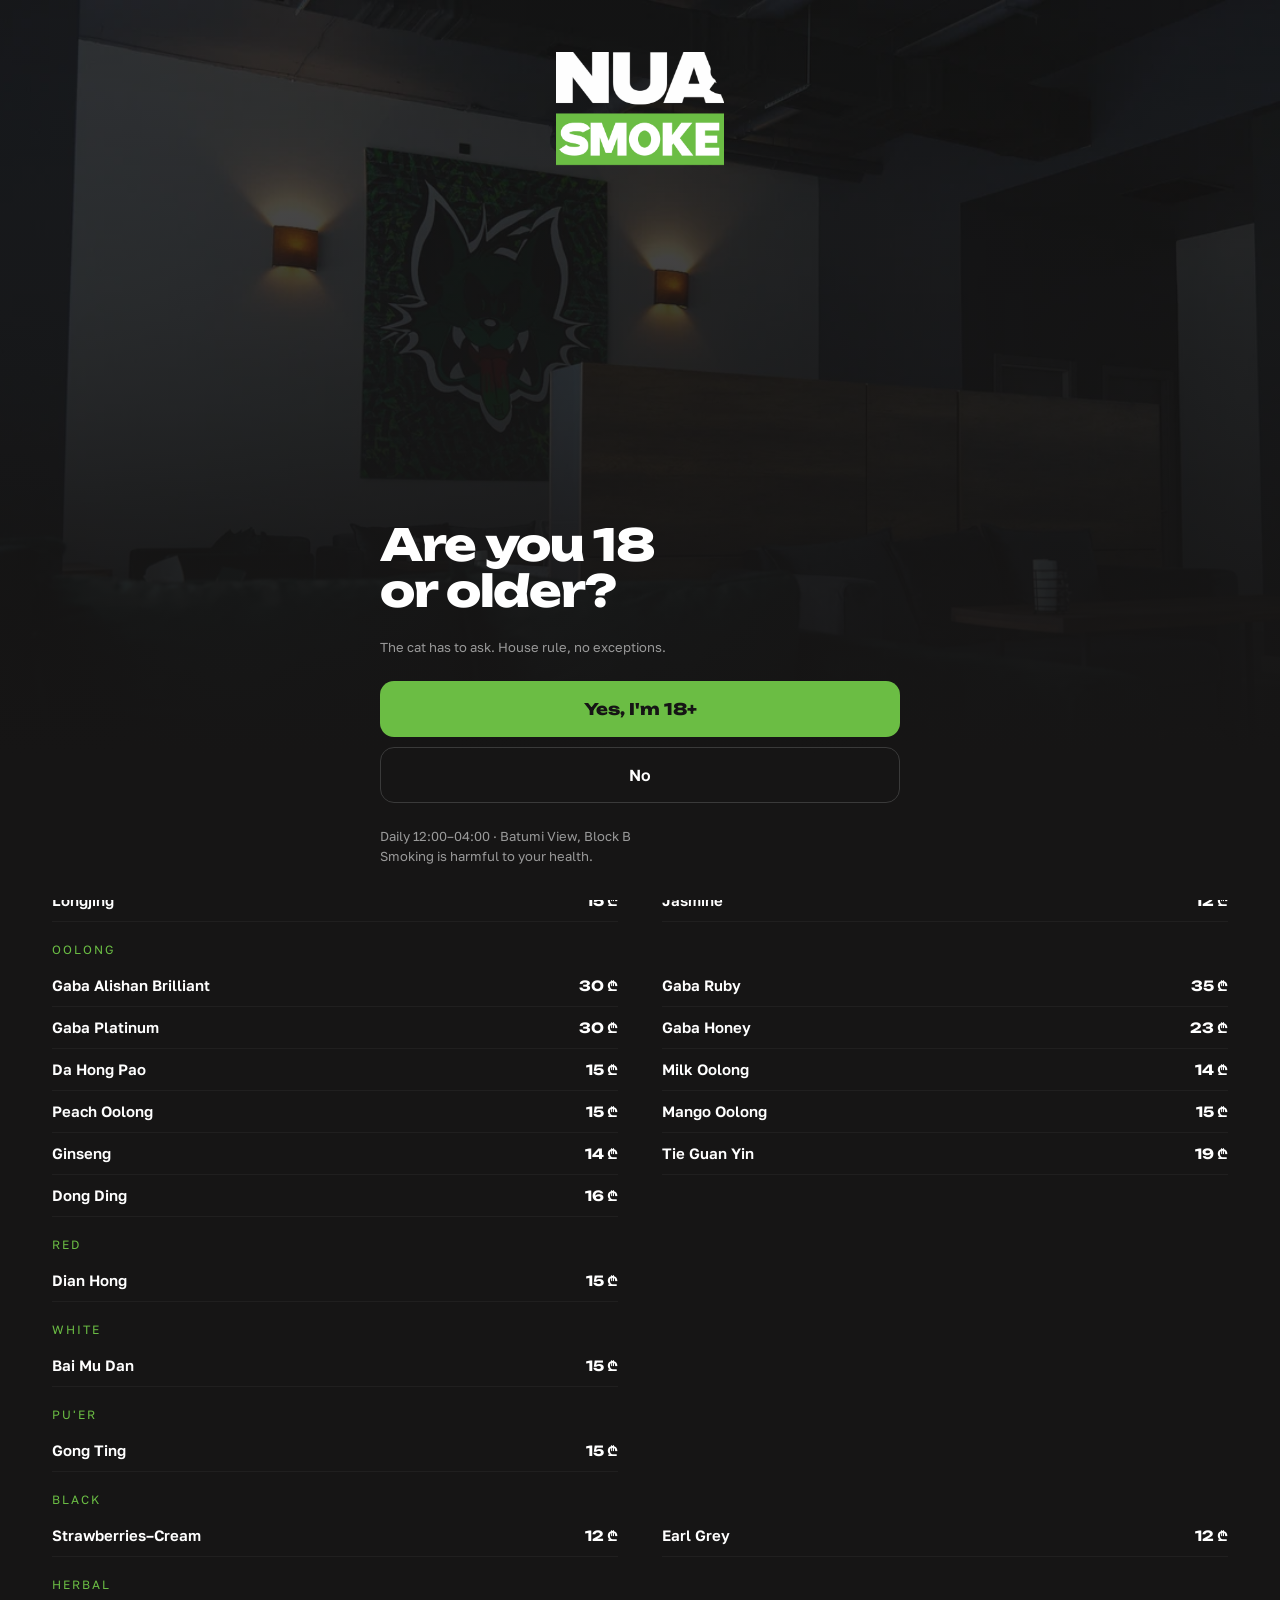
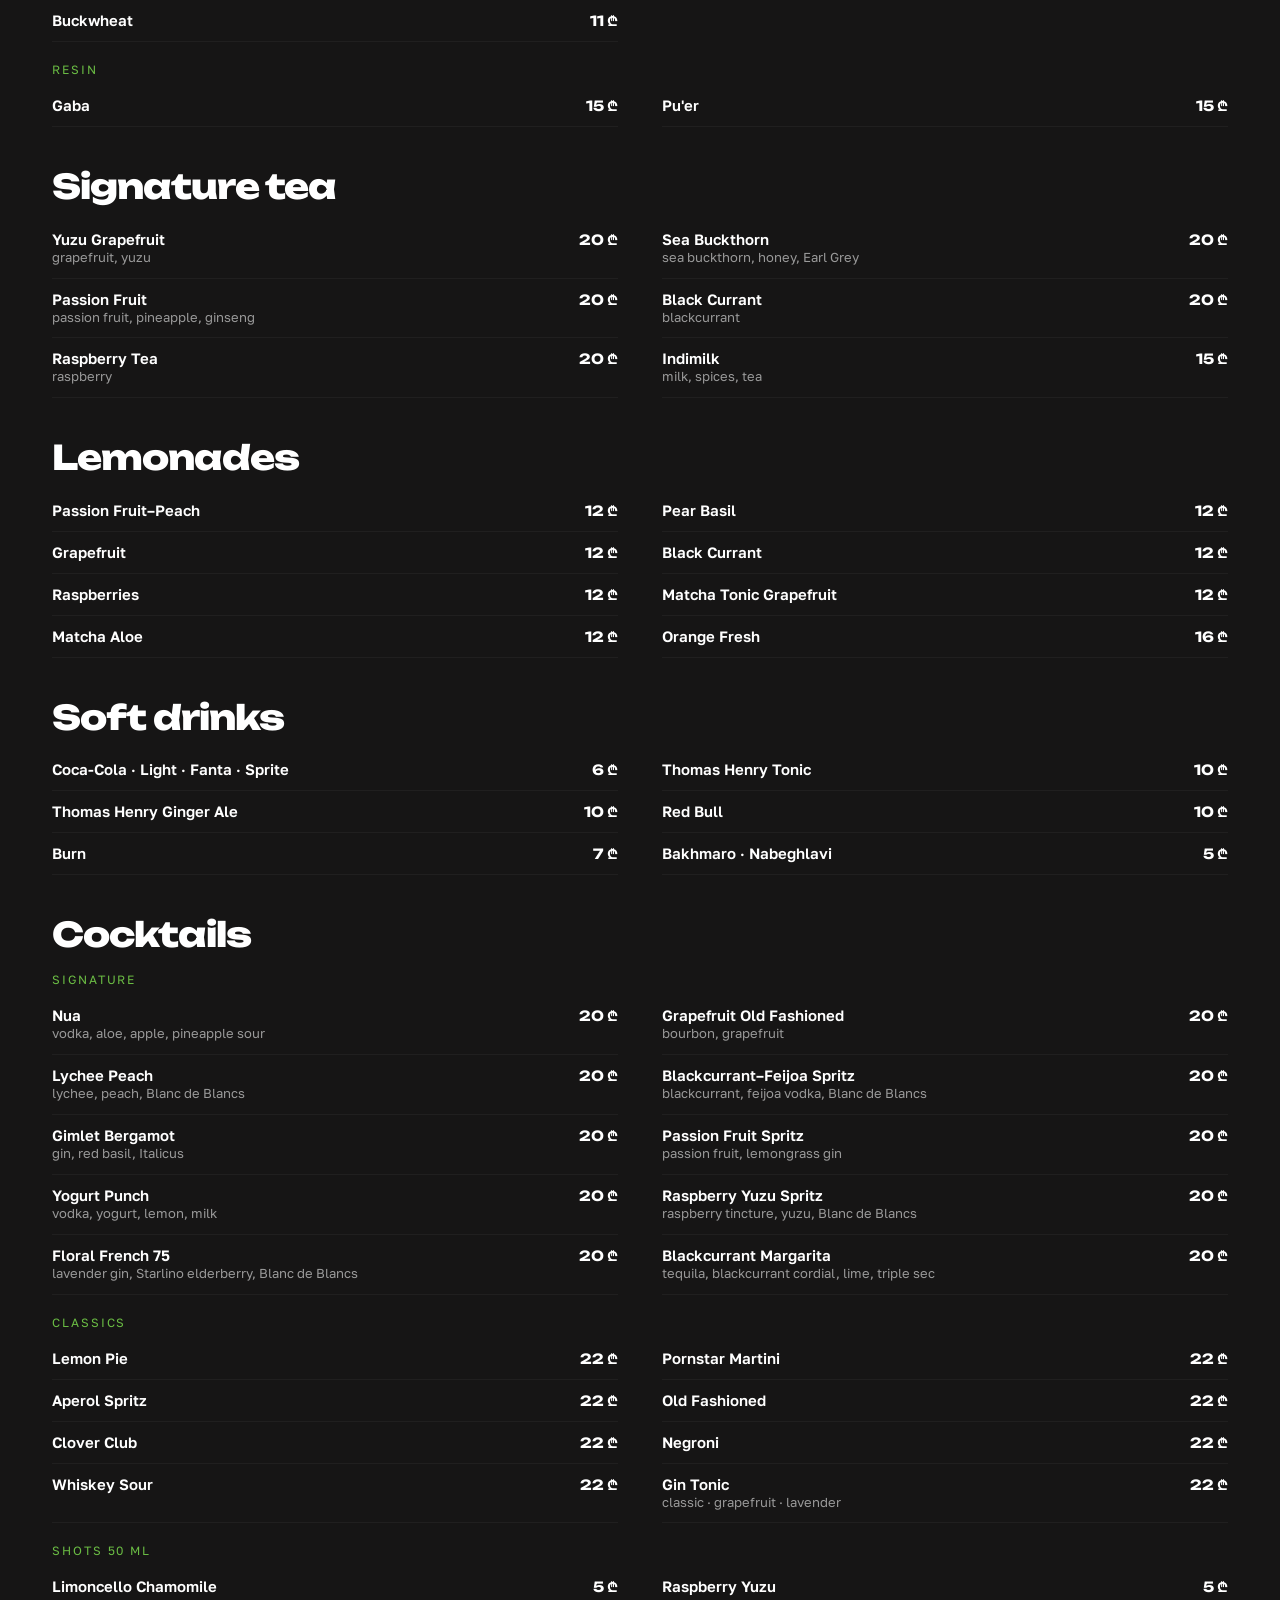
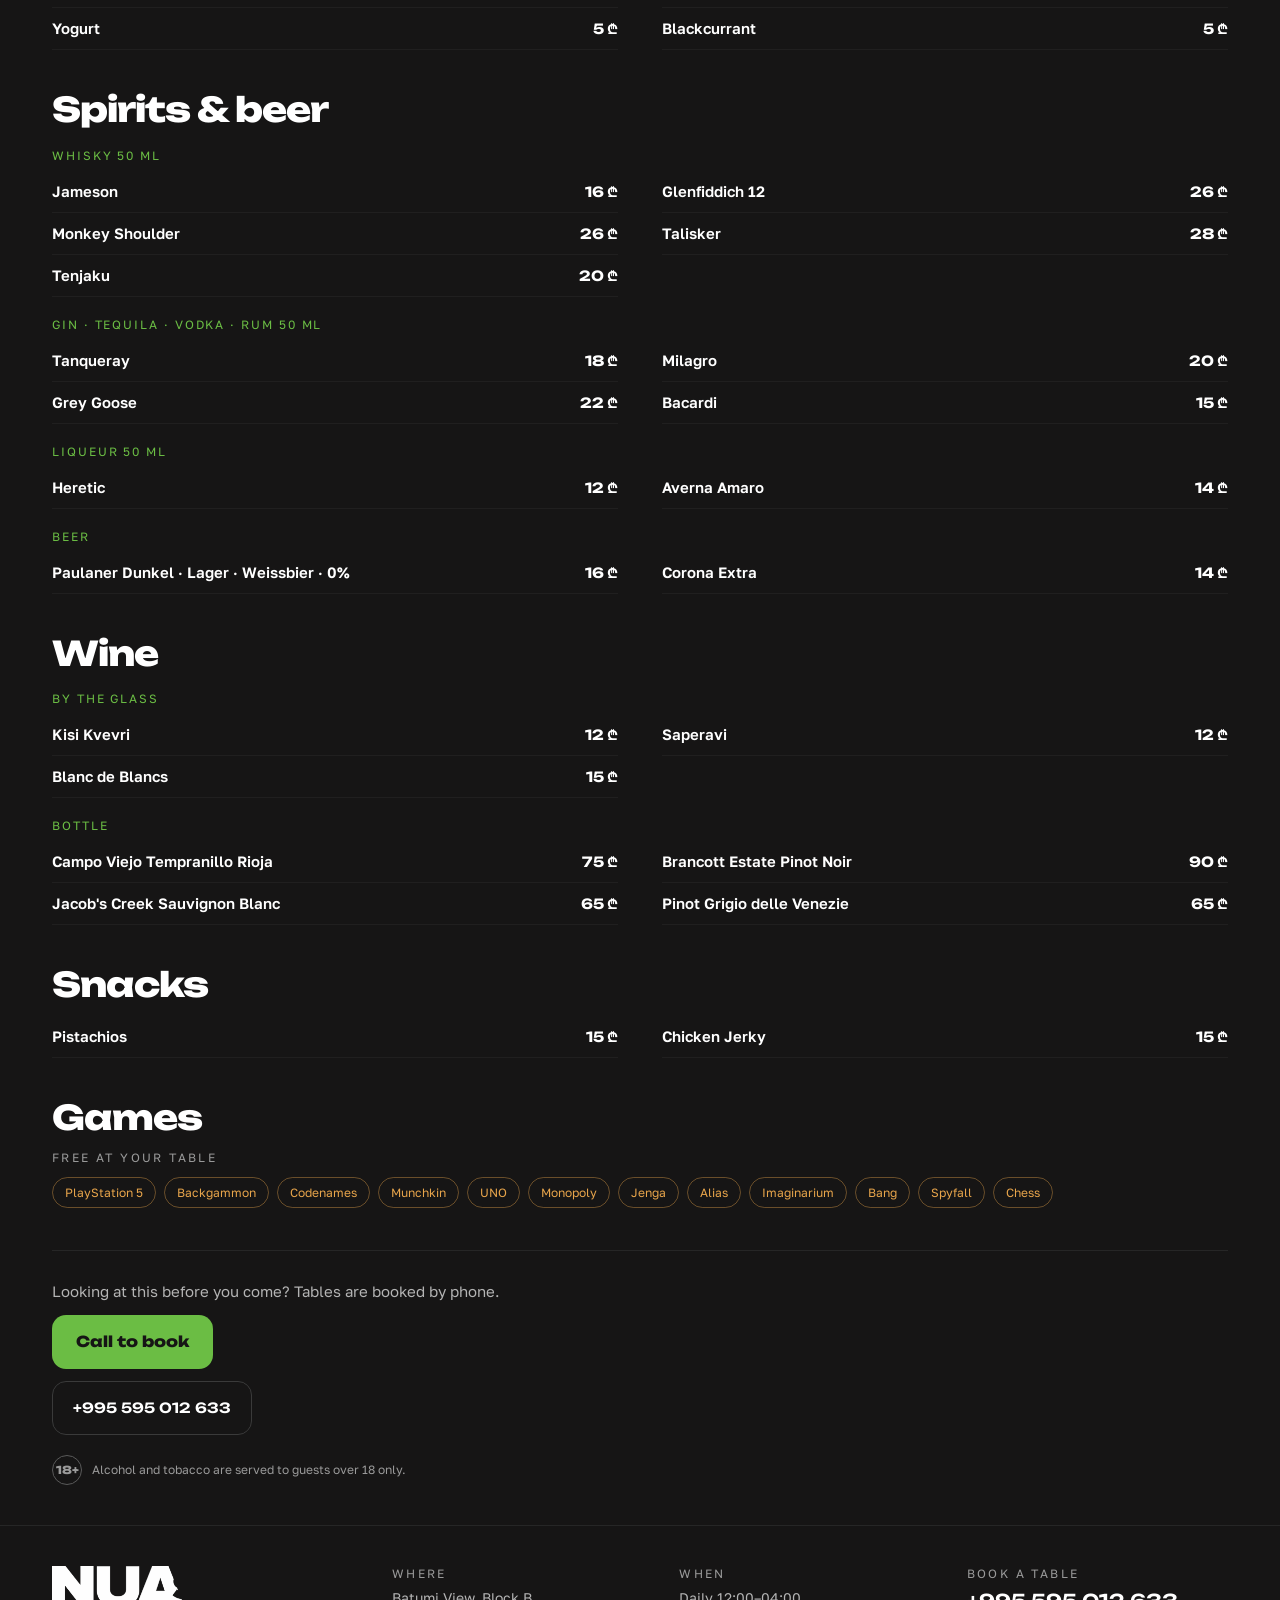
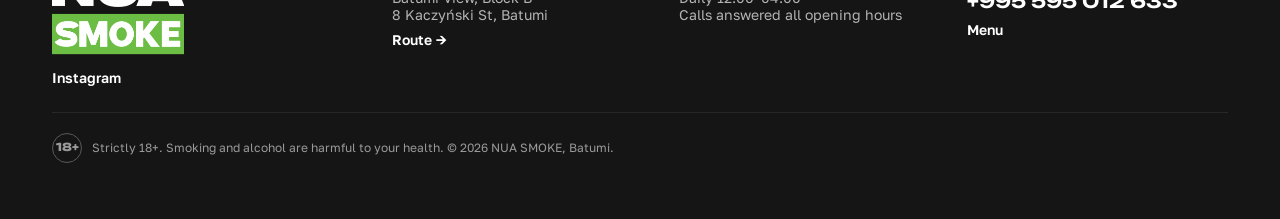
<file: menu/index.html>
<!DOCTYPE html>
<html lang="en">
<head>
<meta charset="utf-8">
<meta name="viewport" content="width=device-width,initial-scale=1">
<title>Menu — NUA SMOKE, Batumi</title>
<meta name="description" content="Hookah, 21 Chinese teas, signature cocktails, lemonades, wine and snacks. Prices in GEL.">
<link rel="canonical" href="https://bortman01.github.io/Hookah/menu/">
<link rel="alternate" hreflang="en" href="https://bortman01.github.io/Hookah/menu/">
<link rel="alternate" hreflang="ru" href="https://bortman01.github.io/Hookah/ru/menu/">
<link rel="alternate" hreflang="ka" href="https://bortman01.github.io/Hookah/ka/menu/">
<meta property="og:title" content="Menu — NUA SMOKE, Batumi">
<meta property="og:description" content="Hookah, 21 Chinese teas, signature cocktails, lemonades, wine and snacks. Prices in GEL.">
<meta property="og:image" content="https://bortman01.github.io/Hookah/assets/photos/01-hookahs-lineup.webp">
<meta property="og:type" content="website">
<meta name="theme-color" content="#161515">
<link rel="icon" href="../assets/logo/nua-n-monogram.svg">
<link rel="preconnect" href="https://fonts.googleapis.com">
<link rel="preconnect" href="https://fonts.gstatic.com" crossorigin>
<link href="https://fonts.googleapis.com/css2?family=Unbounded:wght@400;600;800&family=Golos+Text:wght@400;500;600;700&family=Noto+Sans+Georgian:wght@400;600;700&display=swap" rel="stylesheet">
<link rel="stylesheet" href="../assets/site.css?v=68b29d92">
</head>
<body><div class="gate" id="gate" role="dialog" aria-modal="true" aria-label="18+">
  <div class="gate__bg"><img src="../assets/photos/07-hall-cat-mascot.webp" alt=""></div>
  <div class="gate__top"><img src="../assets/logo/nua-smoke-stacked.png" alt="NUA SMOKE"></div>
  <div class="gate__in">
    <h2>Are you 18<br>or older?</h2>
    <div class="gate__note">The cat has to ask. House rule, no exceptions.</div>
    <div class="gate__btns">
      <button class="btn btn--go" id="gate-yes" type="button">Yes, I'm 18+</button>
      <a class="btn btn--ghost" href="https://www.google.com/">No</a>
    </div>
    <div class="gate__note">Daily 12:00–04:00 · Batumi View, Block B<br>Smoking is harmful to your health.</div>
  </div>
</div><div class="bgvid" aria-hidden="true"><video src="../assets/video/smoke2_360p.mp4" autoplay muted loop playsinline></video></div>
<header class="hdr"><div class="hdr__in">
  <a href="../"><img class="hdr__logo" src="../assets/logo/nua-smoke-horizontal.png" alt="NUA SMOKE"></a>
  <nav class="nav">
    <a href="../#hookah">Hookah</a>
    <a href="../#tea">Tea</a>
    <a href="../#bar">Bar</a>
    <a href="../#contacts">Contacts</a>
    <a href="./">Menu</a>
  </nav>
  <div class="row" style="gap:14px">
    <div class="lang"><a href="../menu/" hreflang="en" class="is-on">EN</a><a href="../ru/menu/" hreflang="ru" class="">RU</a><a href="../ka/menu/" hreflang="ka" class="">KA</a></div>
    <a class="btn btn--go btn--sm hdr__call" href="tel:+995595012633">Call to book</a>
  </div>
</div></header>
<main>
  <div class="wrap mhead">
    <div class="stack" style="gap:10px">
      <a href="../" style="font-size:13px;font-weight:600">← Home</a>
      <h1 style="font-size:clamp(30px,6vw,54px)">Menu</h1>
      <p style="font-size:14px">Prices in GEL. Tables are booked by phone. <a href="tel:+995595012633">+995 595 012 633</a></p>
    </div>
    <div class="wifi" style="margin-top:18px">
      <div class="stack" style="gap:4px"><div class="wifi__k">Wi-Fi</div><div class="wifi__v">Nuahule</div><div class="wifi__p">password: greenking</div></div>
      <button class="btn btn--ghost btn--sm" type="button" data-copy="greenking" data-copied="Copied">Copy password</button>
    </div>
    <label class="search"><span aria-hidden="true" style="color:#9a9a9a">⌕</span>
      <input id="menu-search" type="search" placeholder="Search the menu" aria-label="Search the menu"></label>
  </div>

  <nav class="tabs"><a href="#hookah" class="is-on">Hookah</a><a href="#tea" class="">Tea</a><a href="#stea" class="">Signature tea</a><a href="#lem" class="">Lemonades</a><a href="#soft" class="">Soft drinks</a><a href="#ck" class="">Cocktails</a><a href="#spirits" class="">Spirits & beer</a><a href="#wine" class="">Wine</a><a href="#snacks" class="">Snacks</a><a href="#games" class="">Games</a></nav>

  <div class="wrap">
    <div class="noresult" id="menu-empty">Nothing found. Ask the bartender — off-menu is usually possible.</div>

    <section class="mcat" id="hookah"><h2>Hookah</h2>
      <p style="font-size:14px;max-width:62ch">Tell the master the flavour and the strength. ~100 tobaccos, 9 brands, craft ceramic bowls. Water with lemon comes with every hookah.</p>
      <div class="price" style="margin-top:14px">
        <div class="price__row"><span>Premium</span><span class="price__val">70 ₾</span></div>
        <div class="price__row price__row--hi"><span>For club members</span><span class="price__val">65 ₾</span></div>
        <div class="price__row"><span>On a grapefruit</span><span class="price__val">80 ₾</span></div>
      </div>
    </section>

    <section class="mcat" id="tea"><h2>Tea</h2><div class="mgroup"><div class="mgroup__t">Green</div><div class="items"><div class="item"><div class="item__n">Longjing</div><div class="item__p">15 ₾</div></div><div class="item"><div class="item__n">Jasmine</div><div class="item__p">12 ₾</div></div></div></div><div class="mgroup"><div class="mgroup__t">Oolong</div><div class="items"><div class="item"><div class="item__n">Gaba Alishan Brilliant</div><div class="item__p">30 ₾</div></div><div class="item"><div class="item__n">Gaba Ruby</div><div class="item__p">35 ₾</div></div><div class="item"><div class="item__n">Gaba Platinum</div><div class="item__p">30 ₾</div></div><div class="item"><div class="item__n">Gaba Honey</div><div class="item__p">23 ₾</div></div><div class="item"><div class="item__n">Da Hong Pao</div><div class="item__p">15 ₾</div></div><div class="item"><div class="item__n">Milk Oolong</div><div class="item__p">14 ₾</div></div><div class="item"><div class="item__n">Peach Oolong</div><div class="item__p">15 ₾</div></div><div class="item"><div class="item__n">Mango Oolong</div><div class="item__p">15 ₾</div></div><div class="item"><div class="item__n">Ginseng</div><div class="item__p">14 ₾</div></div><div class="item"><div class="item__n">Tie Guan Yin</div><div class="item__p">19 ₾</div></div><div class="item"><div class="item__n">Dong Ding</div><div class="item__p">16 ₾</div></div></div></div><div class="mgroup"><div class="mgroup__t">Red</div><div class="items"><div class="item"><div class="item__n">Dian Hong</div><div class="item__p">15 ₾</div></div></div></div><div class="mgroup"><div class="mgroup__t">White</div><div class="items"><div class="item"><div class="item__n">Bai Mu Dan</div><div class="item__p">15 ₾</div></div></div></div><div class="mgroup"><div class="mgroup__t">Pu'er</div><div class="items"><div class="item"><div class="item__n">Gong Ting</div><div class="item__p">15 ₾</div></div></div></div><div class="mgroup"><div class="mgroup__t">Black</div><div class="items"><div class="item"><div class="item__n">Strawberries–Cream</div><div class="item__p">12 ₾</div></div><div class="item"><div class="item__n">Earl Grey</div><div class="item__p">12 ₾</div></div></div></div><div class="mgroup"><div class="mgroup__t">Herbal</div><div class="items"><div class="item"><div class="item__n">Buckwheat</div><div class="item__p">11 ₾</div></div></div></div><div class="mgroup"><div class="mgroup__t">Resin</div><div class="items"><div class="item"><div class="item__n">Gaba</div><div class="item__p">15 ₾</div></div><div class="item"><div class="item__n">Pu'er</div><div class="item__p">15 ₾</div></div></div></div></section>
    <section class="mcat" id="stea"><h2>Signature tea</h2><div class="items"><div class="item"><div><div class="item__n">Yuzu Grapefruit</div><div class="item__m">grapefruit, yuzu</div></div><div class="item__p">20 ₾</div></div><div class="item"><div><div class="item__n">Sea Buckthorn</div><div class="item__m">sea buckthorn, honey, Earl Grey</div></div><div class="item__p">20 ₾</div></div><div class="item"><div><div class="item__n">Passion Fruit</div><div class="item__m">passion fruit, pineapple, ginseng</div></div><div class="item__p">20 ₾</div></div><div class="item"><div><div class="item__n">Black Currant</div><div class="item__m">blackcurrant</div></div><div class="item__p">20 ₾</div></div><div class="item"><div><div class="item__n">Raspberry Tea</div><div class="item__m">raspberry</div></div><div class="item__p">20 ₾</div></div><div class="item"><div><div class="item__n">Indimilk</div><div class="item__m">milk, spices, tea</div></div><div class="item__p">15 ₾</div></div></div></section>
    <section class="mcat" id="lem"><h2>Lemonades</h2><div class="items"><div class="item"><div><div class="item__n">Passion Fruit–Peach</div></div><div class="item__p">12 ₾</div></div><div class="item"><div><div class="item__n">Pear Basil</div></div><div class="item__p">12 ₾</div></div><div class="item"><div><div class="item__n">Grapefruit</div></div><div class="item__p">12 ₾</div></div><div class="item"><div><div class="item__n">Black Currant</div></div><div class="item__p">12 ₾</div></div><div class="item"><div><div class="item__n">Raspberries</div></div><div class="item__p">12 ₾</div></div><div class="item"><div><div class="item__n">Matcha Tonic Grapefruit</div></div><div class="item__p">12 ₾</div></div><div class="item"><div><div class="item__n">Matcha Aloe</div></div><div class="item__p">12 ₾</div></div><div class="item"><div><div class="item__n">Orange Fresh</div></div><div class="item__p">16 ₾</div></div></div></section>
    <section class="mcat" id="soft"><h2>Soft drinks</h2><div class="items"><div class="item"><div><div class="item__n">Coca-Cola · Light · Fanta · Sprite</div></div><div class="item__p">6 ₾</div></div><div class="item"><div><div class="item__n">Thomas Henry Tonic</div></div><div class="item__p">10 ₾</div></div><div class="item"><div><div class="item__n">Thomas Henry Ginger Ale</div></div><div class="item__p">10 ₾</div></div><div class="item"><div><div class="item__n">Red Bull</div></div><div class="item__p">10 ₾</div></div><div class="item"><div><div class="item__n">Burn</div></div><div class="item__p">7 ₾</div></div><div class="item"><div><div class="item__n">Bakhmaro · Nabeghlavi</div></div><div class="item__p">5 ₾</div></div></div></section>
    <section class="mcat" id="ck"><h2>Cocktails</h2>
      <div class="mgroup"><div class="mgroup__t">Signature</div><div class="items"><div class="item"><div><div class="item__n">Nua</div><div class="item__m">vodka, aloe, apple, pineapple sour</div></div><div class="item__p">20 ₾</div></div><div class="item"><div><div class="item__n">Grapefruit Old Fashioned</div><div class="item__m">bourbon, grapefruit</div></div><div class="item__p">20 ₾</div></div><div class="item"><div><div class="item__n">Lychee Peach</div><div class="item__m">lychee, peach, Blanc de Blancs</div></div><div class="item__p">20 ₾</div></div><div class="item"><div><div class="item__n">Blackcurrant–Feijoa Spritz</div><div class="item__m">blackcurrant, feijoa vodka, Blanc de Blancs</div></div><div class="item__p">20 ₾</div></div><div class="item"><div><div class="item__n">Gimlet Bergamot</div><div class="item__m">gin, red basil, Italicus</div></div><div class="item__p">20 ₾</div></div><div class="item"><div><div class="item__n">Passion Fruit Spritz</div><div class="item__m">passion fruit, lemongrass gin</div></div><div class="item__p">20 ₾</div></div><div class="item"><div><div class="item__n">Yogurt Punch</div><div class="item__m">vodka, yogurt, lemon, milk</div></div><div class="item__p">20 ₾</div></div><div class="item"><div><div class="item__n">Raspberry Yuzu Spritz</div><div class="item__m">raspberry tincture, yuzu, Blanc de Blancs</div></div><div class="item__p">20 ₾</div></div><div class="item"><div><div class="item__n">Floral French 75</div><div class="item__m">lavender gin, Starlino elderberry, Blanc de Blancs</div></div><div class="item__p">20 ₾</div></div><div class="item"><div><div class="item__n">Blackcurrant Margarita</div><div class="item__m">tequila, blackcurrant cordial, lime, triple sec</div></div><div class="item__p">20 ₾</div></div></div></div><div class="mgroup"><div class="mgroup__t">Classics</div><div class="items"><div class="item"><div><div class="item__n">Lemon Pie</div></div><div class="item__p">22 ₾</div></div><div class="item"><div><div class="item__n">Pornstar Martini</div></div><div class="item__p">22 ₾</div></div><div class="item"><div><div class="item__n">Aperol Spritz</div></div><div class="item__p">22 ₾</div></div><div class="item"><div><div class="item__n">Old Fashioned</div></div><div class="item__p">22 ₾</div></div><div class="item"><div><div class="item__n">Clover Club</div></div><div class="item__p">22 ₾</div></div><div class="item"><div><div class="item__n">Negroni</div></div><div class="item__p">22 ₾</div></div><div class="item"><div><div class="item__n">Whiskey Sour</div></div><div class="item__p">22 ₾</div></div><div class="item"><div><div class="item__n">Gin Tonic</div><div class="item__m">classic · grapefruit · lavender</div></div><div class="item__p">22 ₾</div></div></div></div><div class="mgroup"><div class="mgroup__t">Shots 50 ml</div><div class="items"><div class="item"><div><div class="item__n">Limoncello Chamomile</div></div><div class="item__p">5 ₾</div></div><div class="item"><div><div class="item__n">Raspberry Yuzu</div></div><div class="item__p">5 ₾</div></div><div class="item"><div><div class="item__n">Yogurt</div></div><div class="item__p">5 ₾</div></div><div class="item"><div><div class="item__n">Blackcurrant</div></div><div class="item__p">5 ₾</div></div></div></div></section>
    <section class="mcat" id="spirits"><h2>Spirits & beer</h2>
      <div class="mgroup"><div class="mgroup__t">Whisky 50 ml</div><div class="items"><div class="item"><div><div class="item__n">Jameson</div></div><div class="item__p">16 ₾</div></div><div class="item"><div><div class="item__n">Glenfiddich 12</div></div><div class="item__p">26 ₾</div></div><div class="item"><div><div class="item__n">Monkey Shoulder</div></div><div class="item__p">26 ₾</div></div><div class="item"><div><div class="item__n">Talisker</div></div><div class="item__p">28 ₾</div></div><div class="item"><div><div class="item__n">Tenjaku</div></div><div class="item__p">20 ₾</div></div></div></div><div class="mgroup"><div class="mgroup__t">Gin · Tequila · Vodka · Rum 50 ml</div><div class="items"><div class="item"><div><div class="item__n">Tanqueray</div></div><div class="item__p">18 ₾</div></div><div class="item"><div><div class="item__n">Milagro</div></div><div class="item__p">20 ₾</div></div><div class="item"><div><div class="item__n">Grey Goose</div></div><div class="item__p">22 ₾</div></div><div class="item"><div><div class="item__n">Bacardi</div></div><div class="item__p">15 ₾</div></div></div></div><div class="mgroup"><div class="mgroup__t">Liqueur 50 ml</div><div class="items"><div class="item"><div><div class="item__n">Heretic</div></div><div class="item__p">12 ₾</div></div><div class="item"><div><div class="item__n">Averna Amaro</div></div><div class="item__p">14 ₾</div></div></div></div><div class="mgroup"><div class="mgroup__t">Beer</div><div class="items"><div class="item"><div><div class="item__n">Paulaner Dunkel · Lager · Weissbier · 0%</div></div><div class="item__p">16 ₾</div></div><div class="item"><div><div class="item__n">Corona Extra</div></div><div class="item__p">14 ₾</div></div></div></div></section>
    <section class="mcat" id="wine"><h2>Wine</h2>
      <div class="mgroup"><div class="mgroup__t">By the glass</div><div class="items"><div class="item"><div><div class="item__n">Kisi Kvevri</div></div><div class="item__p">12 ₾</div></div><div class="item"><div><div class="item__n">Saperavi</div></div><div class="item__p">12 ₾</div></div><div class="item"><div><div class="item__n">Blanc de Blancs</div></div><div class="item__p">15 ₾</div></div></div></div><div class="mgroup"><div class="mgroup__t">Bottle</div><div class="items"><div class="item"><div><div class="item__n">Campo Viejo Tempranillo Rioja</div></div><div class="item__p">75 ₾</div></div><div class="item"><div><div class="item__n">Brancott Estate Pinot Noir</div></div><div class="item__p">90 ₾</div></div><div class="item"><div><div class="item__n">Jacob's Creek Sauvignon Blanc</div></div><div class="item__p">65 ₾</div></div><div class="item"><div><div class="item__n">Pinot Grigio delle Venezie</div></div><div class="item__p">65 ₾</div></div></div></div></section>
    <section class="mcat" id="snacks"><h2>Snacks</h2><div class="items"><div class="item"><div><div class="item__n">Pistachios</div></div><div class="item__p">15 ₾</div></div><div class="item"><div><div class="item__n">Chicken Jerky</div></div><div class="item__p">15 ₾</div></div></div></section>
    <section class="mcat" id="games"><h2>Games</h2>
      <div class="eyebrow">Free at your table</div>
      <div class="tags" style="margin-top:12px"><span class="tag">PlayStation 5</span><span class="tag">Backgammon</span><span class="tag">Codenames</span><span class="tag">Munchkin</span><span class="tag">UNO</span><span class="tag">Monopoly</span><span class="tag">Jenga</span><span class="tag">Alias</span><span class="tag">Imaginarium</span><span class="tag">Bang</span><span class="tag">Spyfall</span><span class="tag">Chess</span></div></section>

    <div class="mfoot">
      <p style="font-size:15px">Looking at this before you come? Tables are booked by phone.</p>
      <a class="btn btn--go" href="tel:+995595012633" style="align-self:flex-start">Call to book</a>
      <a class="tel-pill" href="tel:+995595012633" style="align-self:flex-start">+995 595 012 633</a>
      <div class="row" style="margin-top:8px"><span class="pill18">18+</span><span style="font-size:12px;color:var(--mute)">Alcohol and tobacco are served to guests over 18 only.</span></div>
    </div>
  </div>
</main>
<footer class="ftr" id="contacts"><div class="wrap">
  <div class="ftr__grid">
    <div class="stack" style="gap:14px">
      <img class="ftr__logo" src="../assets/logo/nua-smoke-stacked.png" alt="NUA SMOKE">
      <a href="https://instagram.com/nuahule_batumi" target="_blank" rel="noopener">Instagram</a>
    </div>
    <div class="stack" style="gap:8px"><div class="eyebrow">Where</div><div>Batumi View, Block B<br>8 Kaczyński St, Batumi</div>
      <a href="https://www.google.com/maps/dir/?api=1&amp;destination=Nuahule+Smoke+Batumi&amp;destination_place_id=ChIJ7ZgDi6uFZ0ARDMnWfTGJ0kk" target="_blank" rel="noopener">Route →</a></div>
    <div class="stack" style="gap:8px"><div class="eyebrow">When</div><div>Daily 12:00–04:00<br>Calls answered all opening hours</div></div>
    <div class="stack" style="gap:8px"><div class="eyebrow">Book a table</div>
      <a href="tel:+995595012633" style="font-family:var(--display);font-size:19px">+995 595 012 633</a>
      <a href="./">Menu</a></div>
  </div>
  <div class="ftr__legal"><span class="pill18">18+</span><span>Strictly 18+. Smoking and alcohol are harmful to your health. © 2026 NUA SMOKE, Batumi.</span></div>
</div></footer>
<script type="application/ld+json">{"@context":"https://schema.org","@type":"BarOrPub","name":"NUA SMOKE","image":"https://bortman01.github.io/Hookah/assets/photos/01-hookahs-lineup.webp","telephone":"+995595012633","priceRange":"₾₾","currenciesAccepted":"GEL","smokingAllowed":true,"address":{"@type":"PostalAddress","streetAddress":"Lech and Maria Kaczyński St 8, Batumi View, Block B","addressLocality":"Batumi","addressCountry":"GE"},"geo":{"@type":"GeoCoordinates","latitude":41.62292,"longitude":41.5934384},"openingHoursSpecification":[{"@type":"OpeningHoursSpecification","dayOfWeek":["Monday","Tuesday","Wednesday","Thursday","Friday","Saturday","Sunday"],"opens":"12:00","closes":"04:00"}],"aggregateRating":{"@type":"AggregateRating","ratingValue":"5.0","reviewCount":"48"},"sameAs":["https://instagram.com/nuahule_batumi"],"url":"https://bortman01.github.io/Hookah/"}</script>
<script src="../assets/site.js?v=4f79dc56"></script>
</body>
</html>
</file>
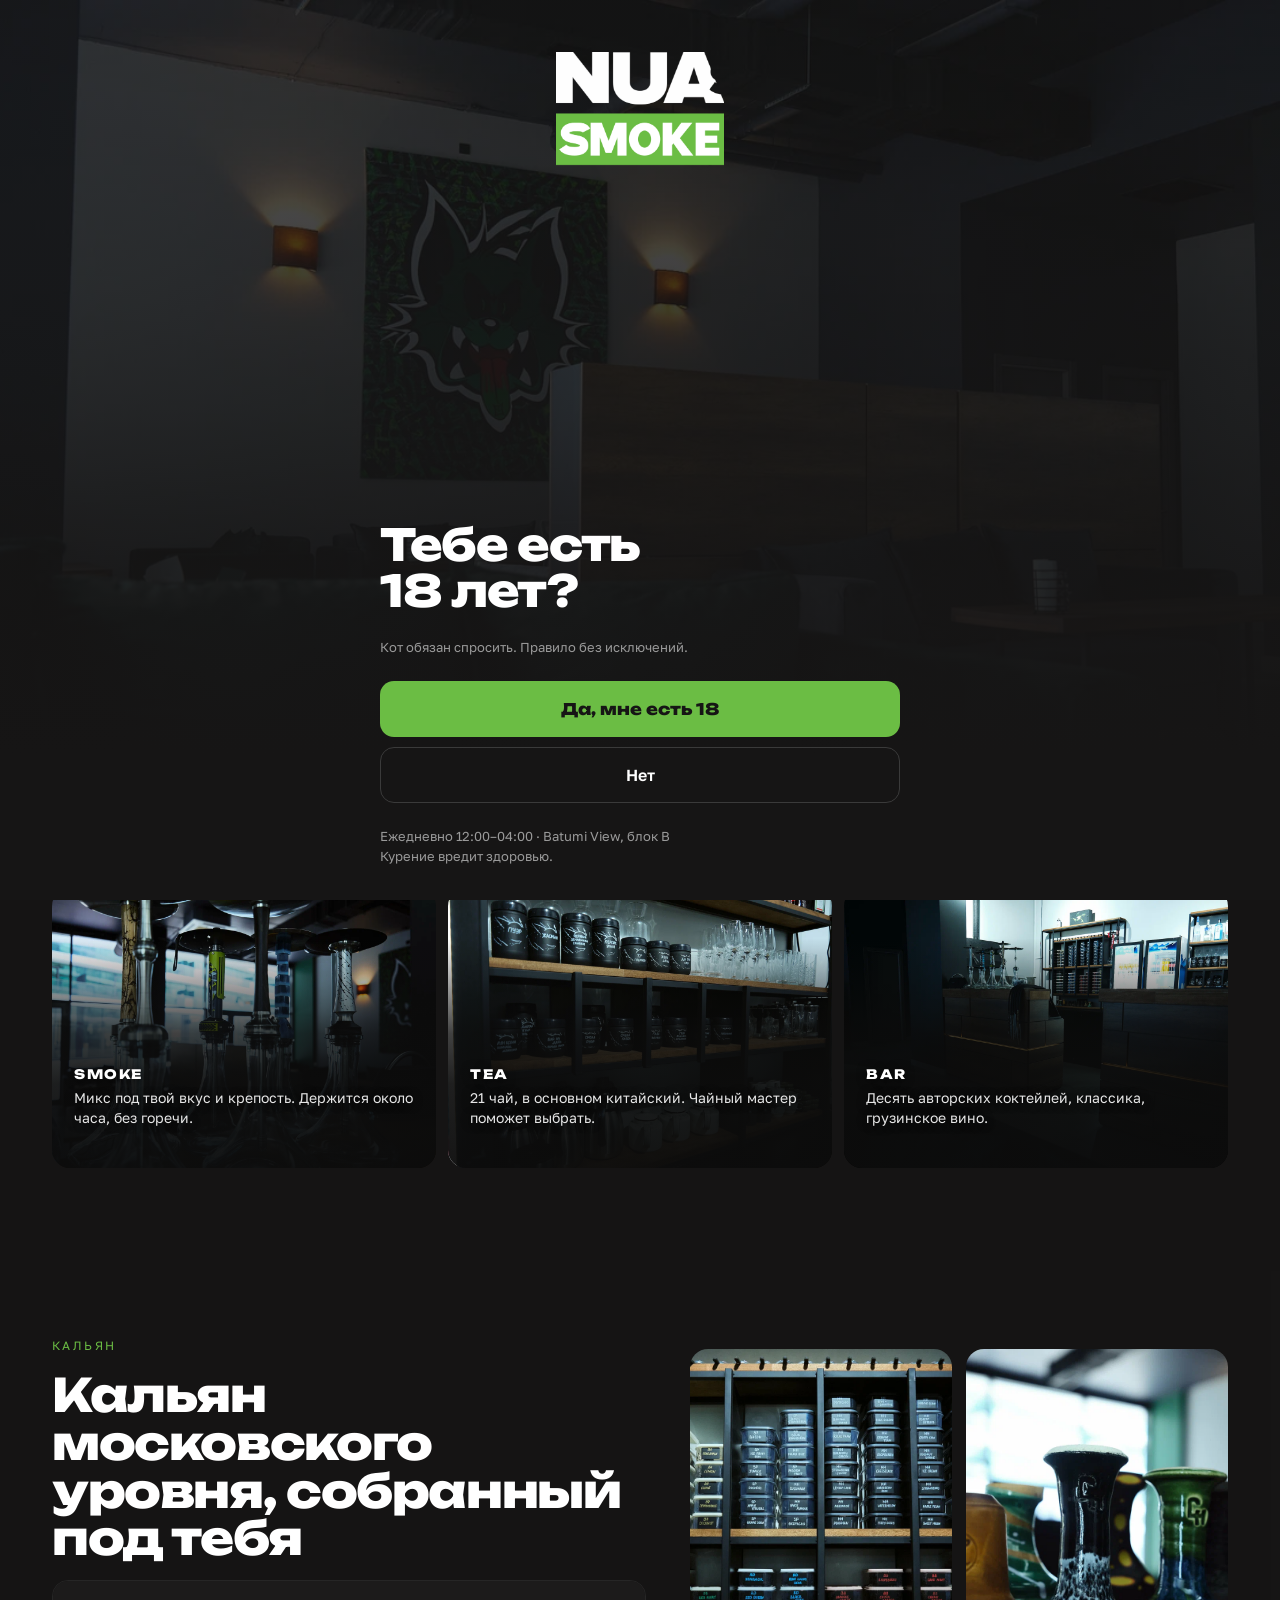
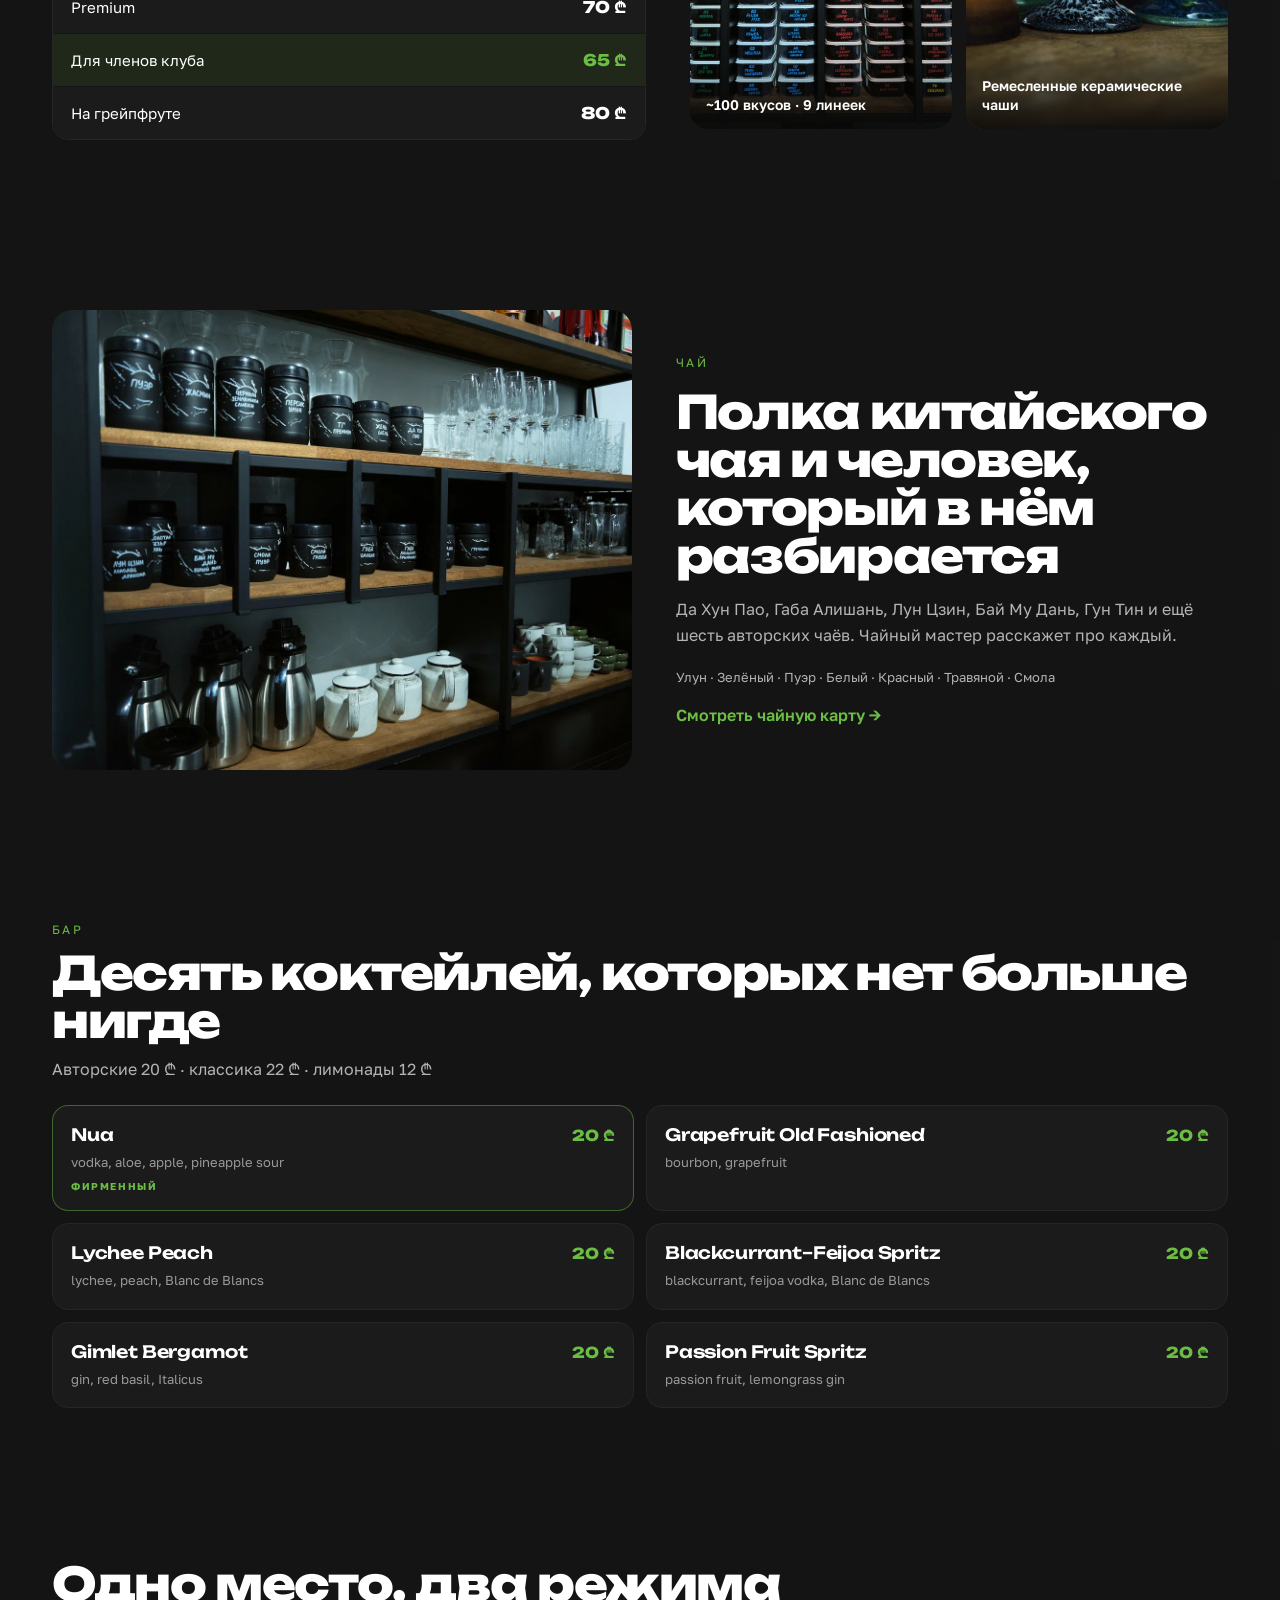
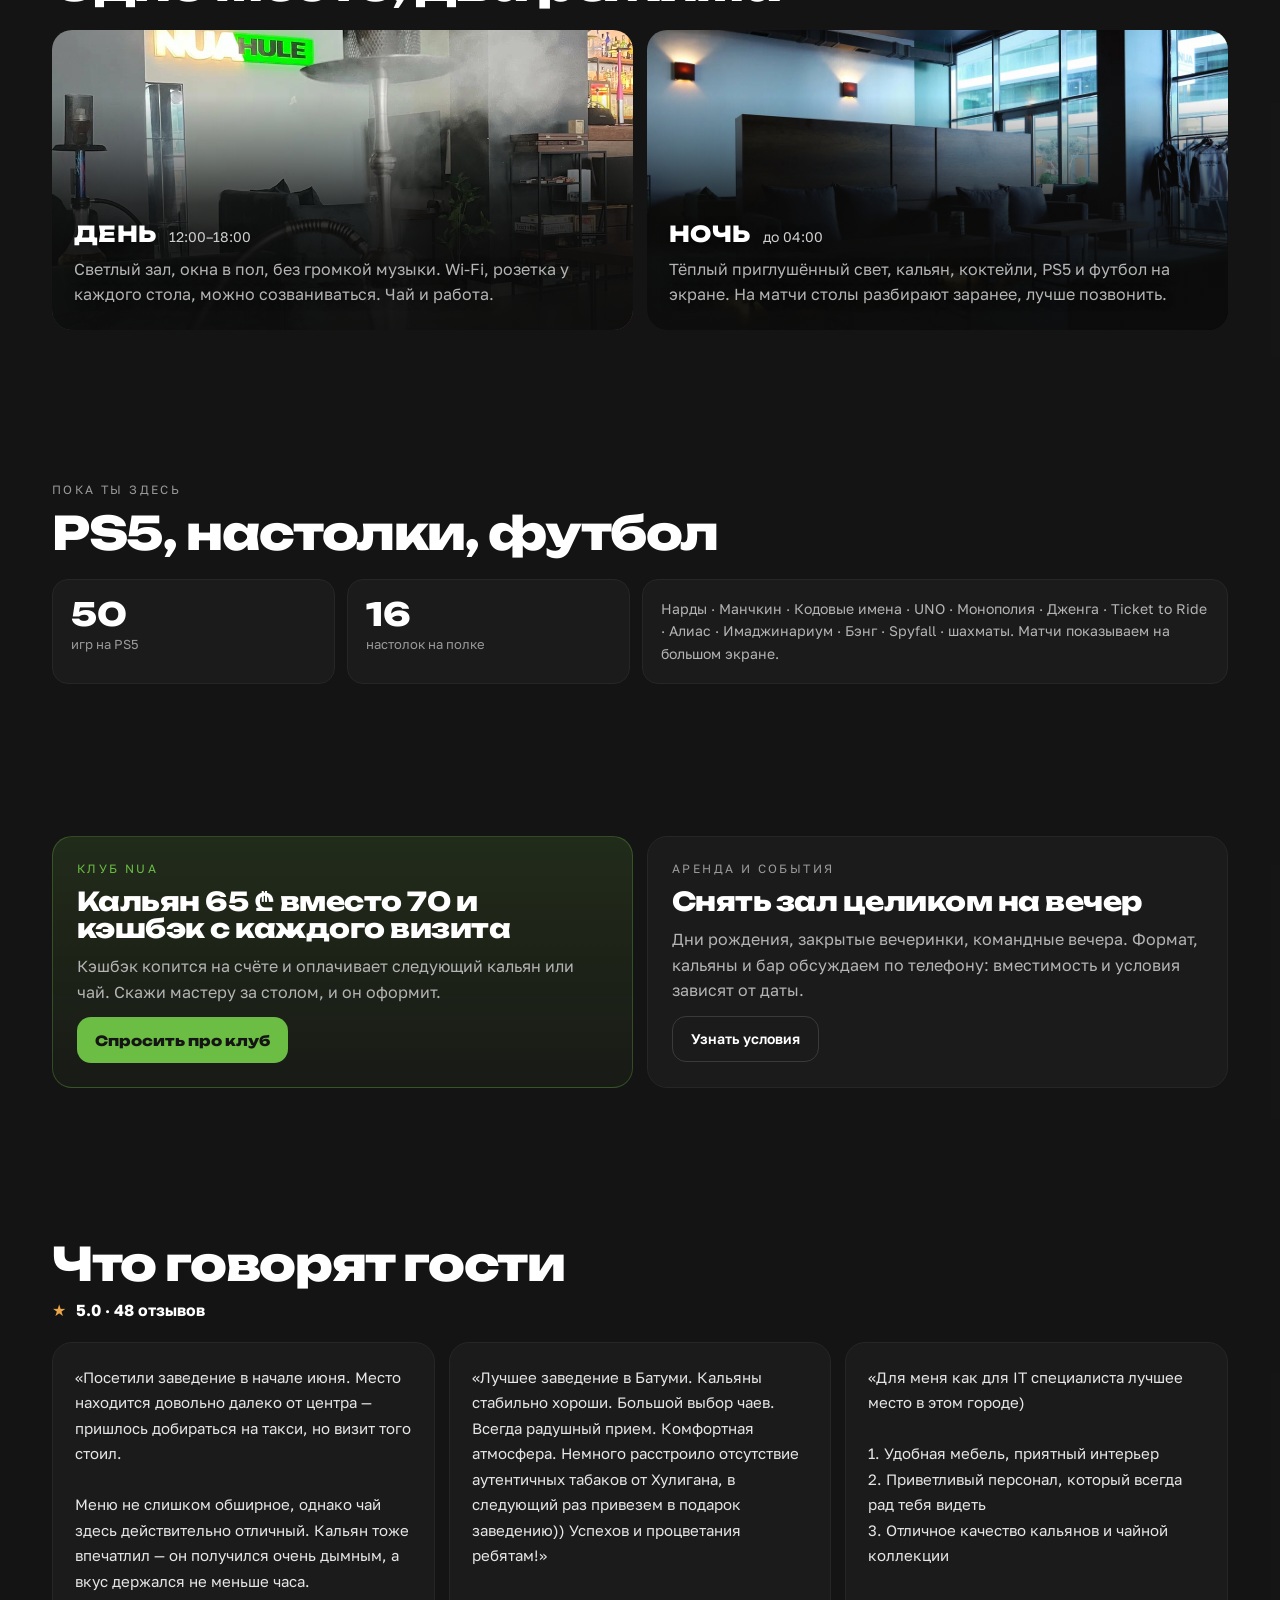
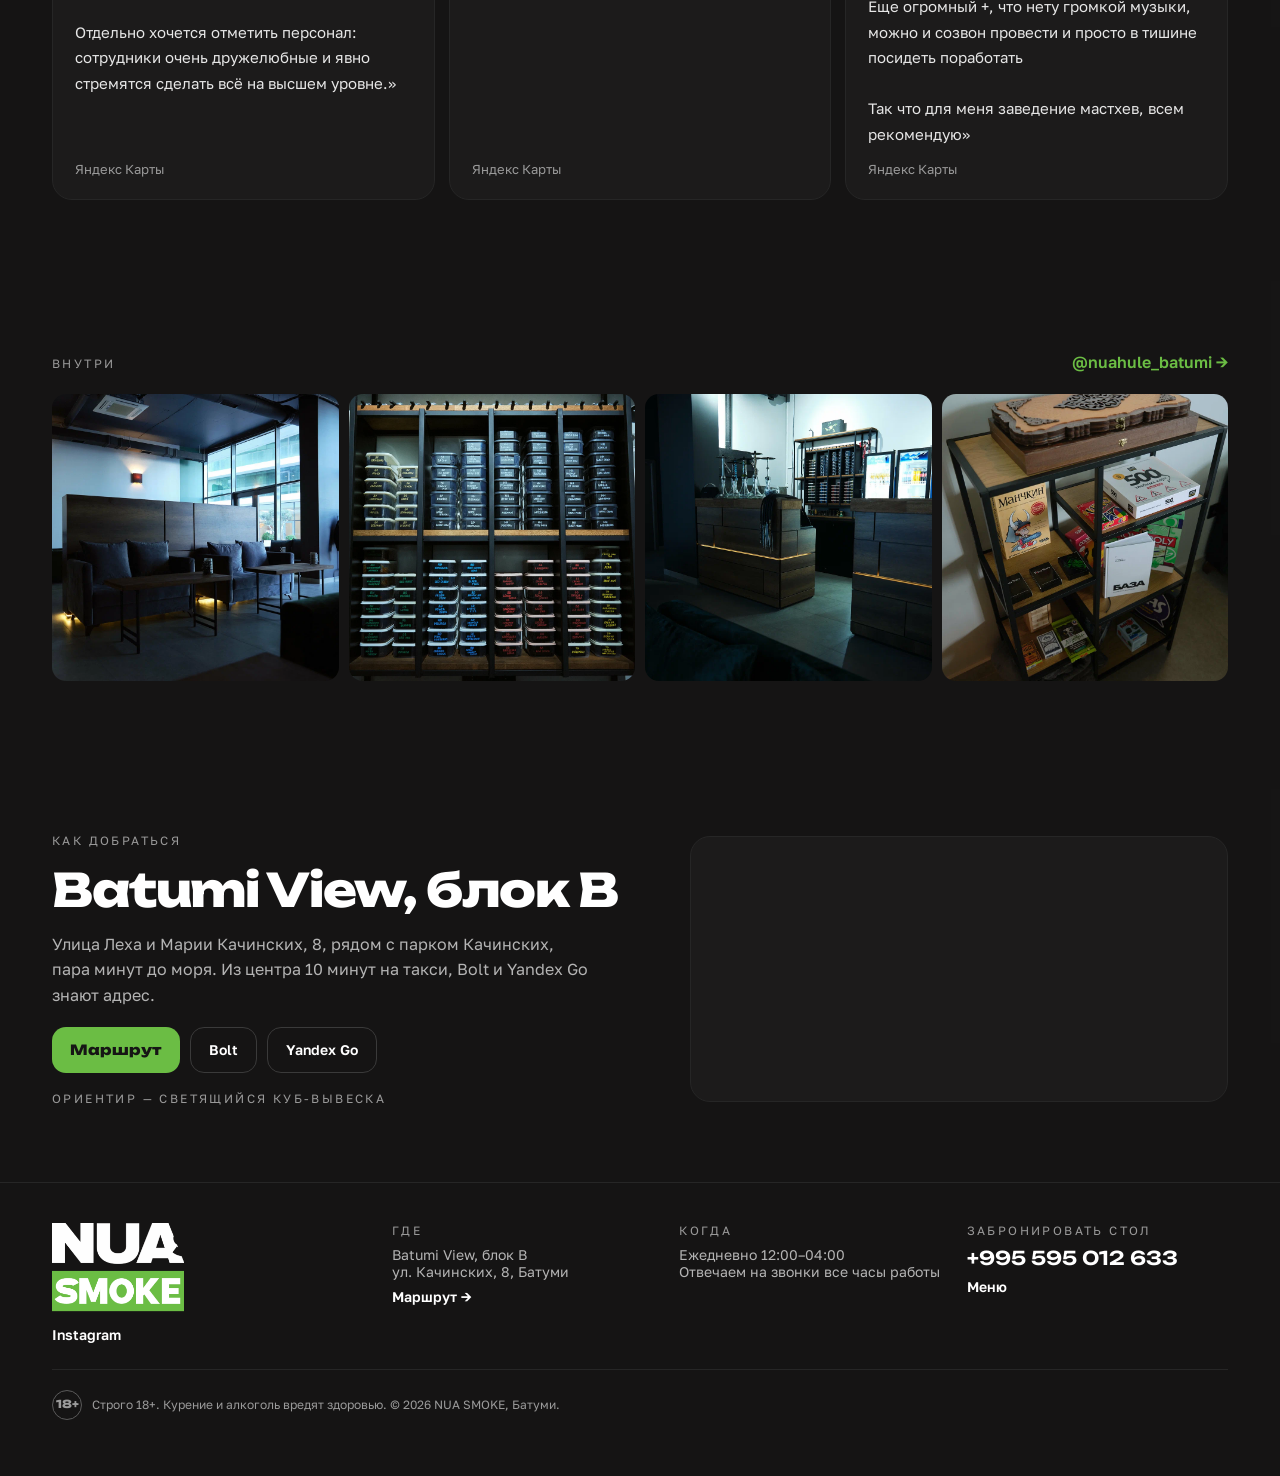
<file: ru/index.html>
<!DOCTYPE html>
<html lang="ru">
<head>
<meta charset="utf-8">
<meta name="viewport" content="width=device-width,initial-scale=1">
<title>NUA SMOKE — кальянная в Батуми, открыты до 4 утра</title>
<meta name="description" content="Кальянная в Батуми: микс собирают под твой вкус, 21 китайский чай, десять авторских коктейлей. Ежедневно 12:00–04:00, Batumi View блок B. Столы по телефону.">
<link rel="canonical" href="https://bortman01.github.io/Hookah/ru/">
<link rel="alternate" hreflang="en" href="https://bortman01.github.io/Hookah/">
<link rel="alternate" hreflang="ru" href="https://bortman01.github.io/Hookah/ru/">
<link rel="alternate" hreflang="ka" href="https://bortman01.github.io/Hookah/ka/">
<meta property="og:title" content="NUA SMOKE — кальянная в Батуми, открыты до 4 утра">
<meta property="og:description" content="Кальянная в Батуми: микс собирают под твой вкус, 21 китайский чай, десять авторских коктейлей. Ежедневно 12:00–04:00, Batumi View блок B. Столы по телефону.">
<meta property="og:image" content="https://bortman01.github.io/Hookah/assets/photos/01-hookahs-lineup.webp">
<meta property="og:type" content="website">
<meta name="theme-color" content="#161515">
<link rel="icon" href="../assets/logo/nua-n-monogram.svg">
<link rel="preconnect" href="https://fonts.googleapis.com">
<link rel="preconnect" href="https://fonts.gstatic.com" crossorigin>
<link href="https://fonts.googleapis.com/css2?family=Unbounded:wght@400;600;800&family=Golos+Text:wght@400;500;600;700&family=Noto+Sans+Georgian:wght@400;600;700&display=swap" rel="stylesheet">
<link rel="stylesheet" href="../assets/site.css?v=68b29d92">
</head>
<body><div class="gate" id="gate" role="dialog" aria-modal="true" aria-label="18+">
  <div class="gate__bg"><img src="../assets/photos/07-hall-cat-mascot.webp" alt=""></div>
  <div class="gate__top"><img src="../assets/logo/nua-smoke-stacked.png" alt="NUA SMOKE"></div>
  <div class="gate__in">
    <h2>Тебе есть<br>18 лет?</h2>
    <div class="gate__note">Кот обязан спросить. Правило без исключений.</div>
    <div class="gate__btns">
      <button class="btn btn--go" id="gate-yes" type="button">Да, мне есть 18</button>
      <a class="btn btn--ghost" href="https://www.google.com/">Нет</a>
    </div>
    <div class="gate__note">Ежедневно 12:00–04:00 · Batumi View, блок B<br>Курение вредит здоровью.</div>
  </div>
</div><div class="bgvid bgvid--home" aria-hidden="true"><video src="../assets/video/smoke2_360p.mp4" autoplay muted loop playsinline></video></div>
<header class="hdr"><div class="hdr__in">
  <a href="#top"><img class="hdr__logo" src="../assets/logo/nua-smoke-horizontal.png" alt="NUA SMOKE"></a>
  <nav class="nav">
    <a href="#hookah">Кальян</a>
    <a href="#tea">Чай</a>
    <a href="#bar">Бар</a>
    <a href="#contacts">Контакты</a>
    <a href="menu/">Меню</a>
  </nav>
  <div class="row" style="gap:14px">
    <div class="lang"><a href="../" hreflang="en" class="">EN</a><a href="../ru/" hreflang="ru" class="is-on">RU</a><a href="../ka/" hreflang="ka" class="">KA</a></div>
    <a class="btn btn--go btn--sm hdr__call" href="tel:+995595012633">Забронировать</a>
  </div>
</div></header>
<main id="top">
  <section class="hero">
    <div class="hero__media"></div>
    <div class="hero__in">
      <span class="badge"><span class="badge__star">★</span>5.0 на Яндекс Картах и TripAdvisor · 48 отзывов</span>
      <h1>Густой дым. Настоящий чай.<br><span style="color:#6BBD44">Открыты до 4 утра.</span></h1>
      <p class="hero__sub">Кальянная в Батуми на берегу моря. Ежедневно 12:00–04:00 · Batumi View, блок B.</p>
      <div class="hero__cta">
        <a class="btn btn--go" href="tel:+995595012633">Забронировать</a>
        <a class="tel-pill" href="tel:+995595012633">+995 595 012 633</a>
        <a class="btn btn--ghost" href="menu/">Смотреть меню</a>
      </div>
    </div>
  </section>

  <section class="sect"><div class="wrap">
    <div class="sect__head"><div class="eyebrow">Три причины ехать через весь город</div></div>
    <div class="cards3">
      <a class="card-photo" href="menu/#hookah"><img src="../assets/photos/01-hookahs-lineup.webp" alt="Hookahs"><div class="card-photo__kicker">SMOKE</div><div class="card-photo__txt">Микс под твой вкус и крепость. Держится около часа, без горечи.</div></a>
      <a class="card-photo" href="menu/#tea"><img src="../assets/photos/05-tea-shelf.webp" alt="Tea shelf"><div class="card-photo__kicker">TEA</div><div class="card-photo__txt">21 чай, в основном китайский. Чайный мастер поможет выбрать.</div></a>
      <a class="card-photo" href="menu/#ck"><img src="../assets/photos/06-bar-counter.webp" alt="Bar"><div class="card-photo__kicker">BAR</div><div class="card-photo__txt">Десять авторских коктейлей, классика, грузинское вино.</div></a>
    </div>
  </div></section>

  <section class="sect" id="hookah"><div class="wrap"><div class="feat feat--hookah">
    <div class="eyebrow eyebrow--green feat__eye">Кальян</div>
    <h2 class="feat__h">Кальян московского уровня, собранный под тебя</h2>
    <div class="tiles">
      <figure class="tile"><img src="../assets/photos/03-tobacco-shelf.webp" alt="Полка табаков с рукописными ярлыками" loading="lazy"><figcaption>~100 вкусов · 9 линеек</figcaption></figure>
      <figure class="tile"><img src="../assets/photos/04-bowls.webp" alt="Ремесленные керамические чаши" loading="lazy"><figcaption>Ремесленные керамические чаши</figcaption></figure>
    </div>
    <div class="price feat__price">
        <div class="price__row"><span>Premium</span><span class="price__val">70 ₾</span></div>
        <div class="price__row price__row--hi"><span>Для членов клуба</span><span class="price__val">65 ₾</span></div>
        <div class="price__row"><span>На грейпфруте</span><span class="price__val">80 ₾</span></div>
      </div>
  </div></div></section>

  <section class="sect" id="tea"><div class="wrap"><div class="feat feat--tea">
    <div class="eyebrow eyebrow--green feat__eye">Чай</div>
    <h2 class="feat__h">Полка китайского чая и человек, который в нём разбирается</h2>
    <div class="media feat__media"><img src="../assets/photos/05-tea-shelf.webp" alt="Chinese tea shelf" loading="lazy"></div>
    <div class="factline feat__line">Улун · Зелёный · Пуэр · Белый · Красный · Травяной · Смола</div>
    <p class="feat__p">Да Хун Пао, Габа Алишань, Лун Цзин, Бай Му Дань, Гун Тин и ещё шесть авторских чаёв. Чайный мастер расскажет про каждый.</p>
    <a class="feat__link" href="menu/#tea" style="font-weight:600">Смотреть чайную карту →</a>
  </div></div></section>

  <section class="sect" id="bar"><div class="wrap">
    <div class="sect__head"><div class="eyebrow eyebrow--green">Бар</div><h2>Десять коктейлей, которых нет больше нигде</h2><p>Авторские 20 ₾ · классика 22 ₾ · лимонады 12 ₾</p></div>
    <div class="cocktails">
    <div class="ck ck--hi">
      <div class="ck__top"><div class="ck__name">Nua</div><div class="ck__price">20 ₾</div></div>
      <div class="ck__mix">vodka, aloe, apple, pineapple sour</div><div class="ck__tag">ФИРМЕННЫЙ</div>
    </div>
    <div class="ck">
      <div class="ck__top"><div class="ck__name">Grapefruit Old Fashioned</div><div class="ck__price">20 ₾</div></div>
      <div class="ck__mix">bourbon, grapefruit</div>
    </div>
    <div class="ck">
      <div class="ck__top"><div class="ck__name">Lychee Peach</div><div class="ck__price">20 ₾</div></div>
      <div class="ck__mix">lychee, peach, Blanc de Blancs</div>
    </div>
    <div class="ck">
      <div class="ck__top"><div class="ck__name">Blackcurrant–Feijoa Spritz</div><div class="ck__price">20 ₾</div></div>
      <div class="ck__mix">blackcurrant, feijoa vodka, Blanc de Blancs</div>
    </div>
    <div class="ck">
      <div class="ck__top"><div class="ck__name">Gimlet Bergamot</div><div class="ck__price">20 ₾</div></div>
      <div class="ck__mix">gin, red basil, Italicus</div>
    </div>
    <div class="ck">
      <div class="ck__top"><div class="ck__name">Passion Fruit Spritz</div><div class="ck__price">20 ₾</div></div>
      <div class="ck__mix">passion fruit, lemongrass gin</div>
    </div></div>
  </div></section>

  <section class="sect"><div class="wrap">
    <div class="sect__head"><h2>Одно место, два режима</h2></div>
    <div class="dn">
      <div class="dn__card"><img src="../assets/photos/10-hookah-day-smoke.webp" alt="">
        <div class="dn__t"><b>ДЕНЬ</b><span>12:00–18:00</span></div><p>Светлый зал, окна в пол, без громкой музыки. Wi-Fi, розетка у каждого стола, можно созваниваться. Чай и работа.</p></div>
      <div class="dn__card"><img src="../assets/photos/02-hall-sofas.webp" alt="">
        <div class="dn__t"><b>НОЧЬ</b><span>до 04:00</span></div><p>Тёплый приглушённый свет, кальян, коктейли, PS5 и футбол на экране. На матчи столы разбирают заранее, лучше позвонить.</p></div>
    </div>
  </div></section>

  <section class="sect"><div class="wrap">
    <div class="sect__head"><div class="eyebrow">Пока ты здесь</div><h2>PS5, настолки, футбол</h2></div>
    <div class="stats">
      <div class="stat"><b>50</b><span>игр на PS5</span></div>
      <div class="stat"><b>16</b><span>настолок на полке</span></div>
      <div class="stat" style="flex:2 1 320px"><p style="font-size:14px">Нарды · Манчкин · Кодовые имена · UNO · Монополия · Дженга · Ticket to Ride · Алиас · Имаджинариум · Бэнг · Spyfall · шахматы. Матчи показываем на большом экране.</p></div>
    </div>
  </div></section>

  <section class="sect"><div class="wrap"><div class="duo">
    <div class="panel panel--green">
      <div class="eyebrow eyebrow--green">Клуб NUA</div>
      <h3>Кальян 65 ₾ вместо 70 и кэшбэк с каждого визита</h3><p>Кэшбэк копится на счёте и оплачивает следующий кальян или чай. Скажи мастеру за столом, и он оформит.</p>
      <a class="btn btn--go btn--sm" href="tel:+995595012633" style="align-self:flex-start">Спросить про клуб</a>
    </div>
    <div class="panel">
      <div class="eyebrow">Аренда и события</div>
      <h3>Снять зал целиком на вечер</h3><p>Дни рождения, закрытые вечеринки, командные вечера. Формат, кальяны и бар обсуждаем по телефону: вместимость и условия зависят от даты.</p>
      <a class="btn btn--ghost btn--sm" href="tel:+995595012633" style="align-self:flex-start">Узнать условия</a>
    </div>
  </div></div></section>

  <section class="sect"><div class="wrap">
    <div class="sect__head"><h2>Что говорят гости</h2>
      <div class="row"><span class="badge__star">★</span><b>5.0 · 48 отзывов</b></div></div>
    <div class="reviews"><div class="rev"><div class="rev__txt">«Посетили заведение в начале июня. Место находится довольно далеко от центра — пришлось добираться на такси, но визит того стоил.<br><br>Меню не слишком обширное, однако чай здесь действительно отличный. Кальян тоже впечатлил — он получился очень дымным, а вкус держался не меньше часа.<br><br>Отдельно хочется отметить персонал: сотрудники очень дружелюбные и явно стремятся сделать всё на высшем уровне.»</div><div class="rev__src">Яндекс Карты</div></div><div class="rev"><div class="rev__txt">«Лучшее заведение в Батуми. Кальяны стабильно хороши. Большой выбор чаев. Всегда радушный прием. Комфортная атмосфера. Немного расстроило отсутствие аутентичных табаков от Хулигана, в следующий раз привезем в подарок заведению)) Успехов и процветания ребятам!»</div><div class="rev__src">Яндекс Карты</div></div><div class="rev"><div class="rev__txt">«Для меня как для IT специалиста лучшее место в этом городе)<br><br>1. Удобная мебель, приятный интерьер<br>2. Приветливый персонал, который всегда рад тебя видеть<br>3. Отличное качество кальянов и чайной коллекции<br><br>Еще огромный +, что нету громкой музыки, можно и созвон провести и просто в тишине посидеть поработать<br><br>Так что для меня заведение мастхев, всем рекомендую»</div><div class="rev__src">Яндекс Карты</div></div></div>
  </div></section>

  <section class="sect"><div class="wrap">
    <div class="sect__head" style="flex-direction:row;justify-content:space-between;align-items:baseline">
      <div class="eyebrow">Внутри</div><a href="https://instagram.com/nuahule_batumi" target="_blank" rel="noopener" style="font-weight:600">@nuahule_batumi →</a></div>
    <div class="gal">
      <img src="../assets/photos/02-hall-sofas.webp" alt=""><img src="../assets/photos/03-tobacco-shelf.webp" alt="">
      <img src="../assets/photos/06-bar-counter.webp" alt=""><img src="../assets/photos/09-games-shelf.webp" alt="">
    </div>
  </div></section>

  <section class="sect"><div class="wrap"><div class="split">
    <div class="stack" style="gap:18px">
      <div class="eyebrow">Как добраться</div><h2>Batumi View, блок B</h2><p>Улица Леха и Марии Качинских, 8, рядом с парком Качинских, пара минут до моря. Из центра 10 минут на такси, Bolt и Yandex Go знают адрес.</p>
      <div class="row">
        <a class="btn btn--go btn--sm" href="https://www.google.com/maps/dir/?api=1&amp;destination=Nuahule+Smoke+Batumi&amp;destination_place_id=ChIJ7ZgDi6uFZ0ARDMnWfTGJ0kk" target="_blank" rel="noopener">Маршрут</a>
        <a class="btn btn--ghost btn--sm" href="https://bolt.sng.link/Epy3j/o5l4/8p88" target="_blank" rel="noopener" data-copy-go="Batumi View, Block B, 8 Lech and Maria Kaczyński St, Batumi" data-copied="Адрес скопирован">Bolt</a>
        <a class="btn btn--ghost btn--sm" href="https://3.redirect.appmetrica.yandex.com/route?end-lat=41.62292&amp;end-lon=41.5934384&amp;ref=nuasmoke&amp;appmetrica_tracking_id=25395763362139037" target="_blank" rel="noopener">Yandex Go</a>
      </div>
      <div class="eyebrow">Ориентир — светящийся куб-вывеска</div>
    </div>
    <div class="map"><iframe src="https://www.google.com/maps?q=Nuahule+Smoke,+8+Lech+and+Maria+Kaczy%C5%84ski+St,+Batumi&amp;z=17&amp;output=embed" loading="lazy" title="NUA SMOKE map" referrerpolicy="no-referrer-when-downgrade"></iframe></div>
  </div></div></section>
</main>
<footer class="ftr" id="contacts"><div class="wrap">
  <div class="ftr__grid">
    <div class="stack" style="gap:14px">
      <img class="ftr__logo" src="../assets/logo/nua-smoke-stacked.png" alt="NUA SMOKE">
      <a href="https://instagram.com/nuahule_batumi" target="_blank" rel="noopener">Instagram</a>
    </div>
    <div class="stack" style="gap:8px"><div class="eyebrow">Где</div><div>Batumi View, блок B<br>ул. Качинских, 8, Батуми</div>
      <a href="https://www.google.com/maps/dir/?api=1&amp;destination=Nuahule+Smoke+Batumi&amp;destination_place_id=ChIJ7ZgDi6uFZ0ARDMnWfTGJ0kk" target="_blank" rel="noopener">Маршрут →</a></div>
    <div class="stack" style="gap:8px"><div class="eyebrow">Когда</div><div>Ежедневно 12:00–04:00<br>Отвечаем на звонки все часы работы</div></div>
    <div class="stack" style="gap:8px"><div class="eyebrow">Забронировать стол</div>
      <a href="tel:+995595012633" style="font-family:var(--display);font-size:19px">+995 595 012 633</a>
      <a href="menu/">Меню</a></div>
  </div>
  <div class="ftr__legal"><span class="pill18">18+</span><span>Строго 18+. Курение и алкоголь вредят здоровью. © 2026 NUA SMOKE, Батуми.</span></div>
</div></footer>
<nav class="callbar">
  <a class="is-go" href="tel:+995595012633">Позвонить</a>
  <a href="menu/">Меню</a>
  <a href="https://www.google.com/maps/dir/?api=1&amp;destination=Nuahule+Smoke+Batumi&amp;destination_place_id=ChIJ7ZgDi6uFZ0ARDMnWfTGJ0kk" target="_blank" rel="noopener">Маршрут</a>
</nav>
<script type="application/ld+json">{"@context":"https://schema.org","@type":"BarOrPub","name":"NUA SMOKE","image":"https://bortman01.github.io/Hookah/assets/photos/01-hookahs-lineup.webp","telephone":"+995595012633","priceRange":"₾₾","currenciesAccepted":"GEL","smokingAllowed":true,"address":{"@type":"PostalAddress","streetAddress":"Lech and Maria Kaczyński St 8, Batumi View, Block B","addressLocality":"Batumi","addressCountry":"GE"},"geo":{"@type":"GeoCoordinates","latitude":41.62292,"longitude":41.5934384},"openingHoursSpecification":[{"@type":"OpeningHoursSpecification","dayOfWeek":["Monday","Tuesday","Wednesday","Thursday","Friday","Saturday","Sunday"],"opens":"12:00","closes":"04:00"}],"aggregateRating":{"@type":"AggregateRating","ratingValue":"5.0","reviewCount":"48"},"sameAs":["https://instagram.com/nuahule_batumi"],"url":"https://bortman01.github.io/Hookah/"}</script>
<script src="../assets/site.js?v=4f79dc56"></script>
</body>
</html>
</file>
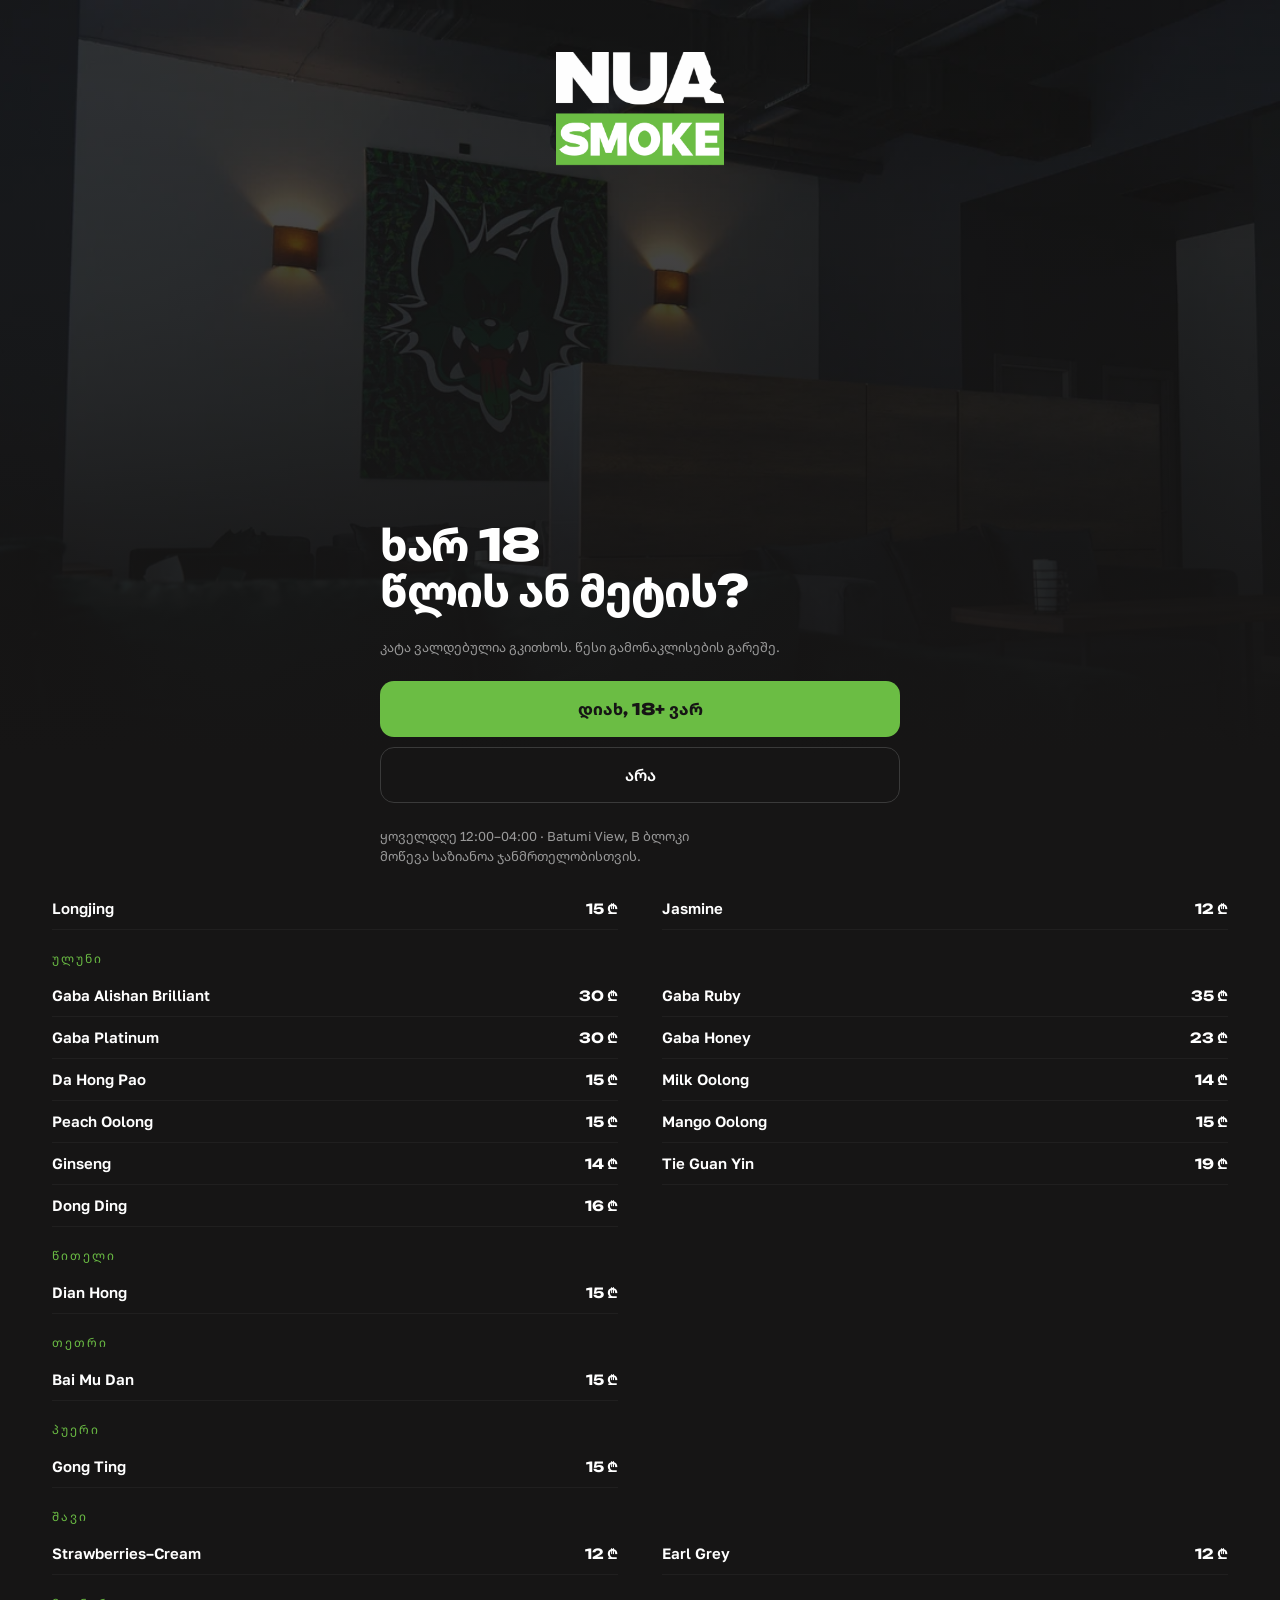
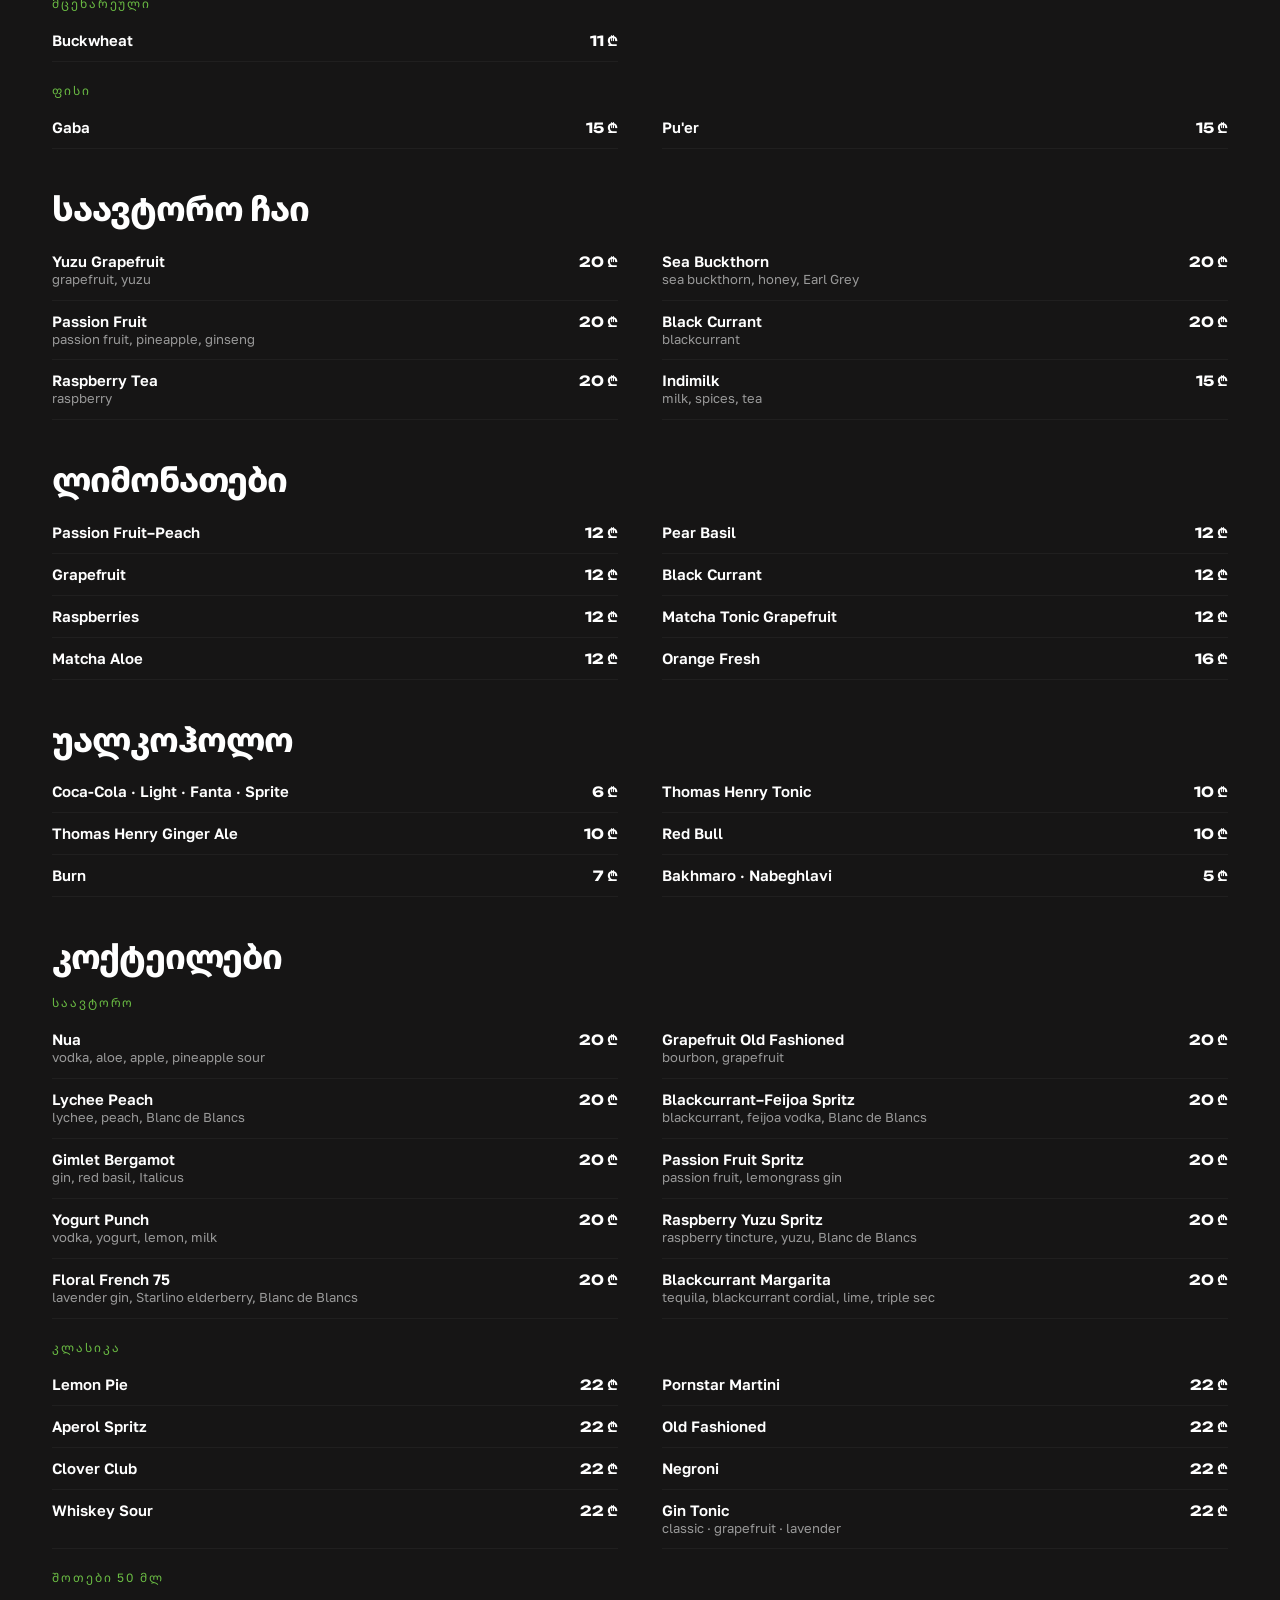
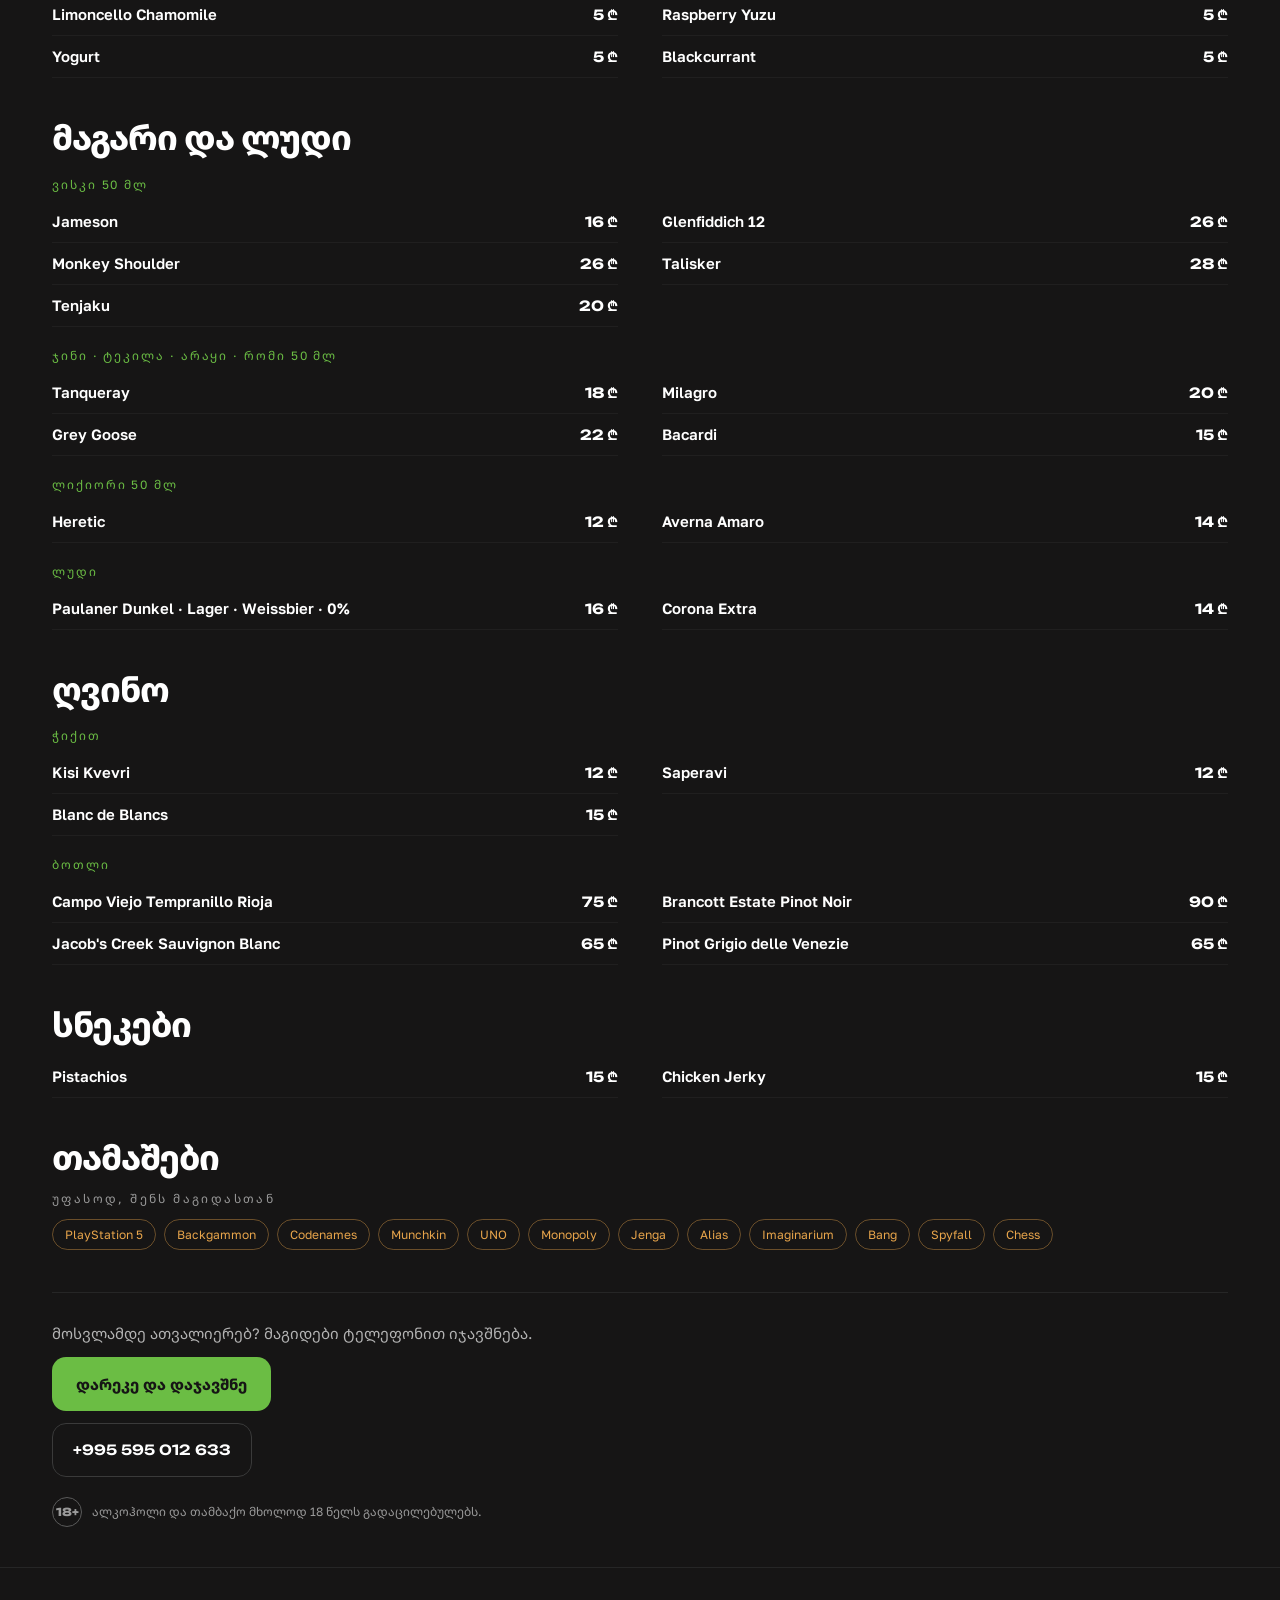
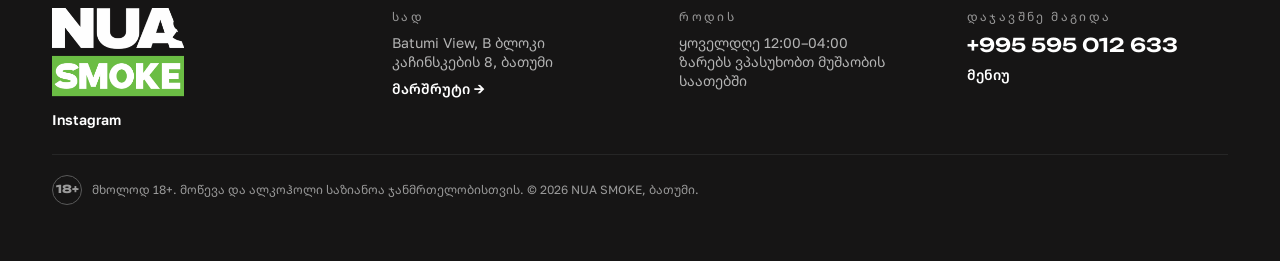
<file: ka/menu/index.html>
<!DOCTYPE html>
<html lang="ka">
<head>
<meta charset="utf-8">
<meta name="viewport" content="width=device-width,initial-scale=1">
<title>მენიუ — NUA SMOKE, ბათუმი</title>
<meta name="description" content="ნარგილე, 21 ჩინური ჩაი, საავტორო კოქტეილები, ლიმონათები, ღვინო და სნეკები. ფასები ლარში.">
<link rel="canonical" href="https://bortman01.github.io/Hookah/ka/menu/">
<link rel="alternate" hreflang="en" href="https://bortman01.github.io/Hookah/menu/">
<link rel="alternate" hreflang="ru" href="https://bortman01.github.io/Hookah/ru/menu/">
<link rel="alternate" hreflang="ka" href="https://bortman01.github.io/Hookah/ka/menu/">
<meta property="og:title" content="მენიუ — NUA SMOKE, ბათუმი">
<meta property="og:description" content="ნარგილე, 21 ჩინური ჩაი, საავტორო კოქტეილები, ლიმონათები, ღვინო და სნეკები. ფასები ლარში.">
<meta property="og:image" content="https://bortman01.github.io/Hookah/assets/photos/01-hookahs-lineup.webp">
<meta property="og:type" content="website">
<meta name="theme-color" content="#161515">
<link rel="icon" href="../../assets/logo/nua-n-monogram.svg">
<link rel="preconnect" href="https://fonts.googleapis.com">
<link rel="preconnect" href="https://fonts.gstatic.com" crossorigin>
<link href="https://fonts.googleapis.com/css2?family=Unbounded:wght@400;600;800&family=Golos+Text:wght@400;500;600;700&family=Noto+Sans+Georgian:wght@400;600;700&display=swap" rel="stylesheet">
<link rel="stylesheet" href="../../assets/site.css?v=68b29d92">
</head>
<body><div class="gate" id="gate" role="dialog" aria-modal="true" aria-label="18+">
  <div class="gate__bg"><img src="../../assets/photos/07-hall-cat-mascot.webp" alt=""></div>
  <div class="gate__top"><img src="../../assets/logo/nua-smoke-stacked.png" alt="NUA SMOKE"></div>
  <div class="gate__in">
    <h2>ხარ 18<br>წლის ან მეტის?</h2>
    <div class="gate__note">კატა ვალდებულია გკითხოს. წესი გამონაკლისების გარეშე.</div>
    <div class="gate__btns">
      <button class="btn btn--go" id="gate-yes" type="button">დიახ, 18+ ვარ</button>
      <a class="btn btn--ghost" href="https://www.google.com/">არა</a>
    </div>
    <div class="gate__note">ყოველდღე 12:00–04:00 · Batumi View, B ბლოკი<br>მოწევა საზიანოა ჯანმრთელობისთვის.</div>
  </div>
</div><div class="bgvid" aria-hidden="true"><video src="../../assets/video/smoke2_360p.mp4" autoplay muted loop playsinline></video></div>
<header class="hdr"><div class="hdr__in">
  <a href="../"><img class="hdr__logo" src="../../assets/logo/nua-smoke-horizontal.png" alt="NUA SMOKE"></a>
  <nav class="nav">
    <a href="../#hookah">ნარგილე</a>
    <a href="../#tea">ჩაი</a>
    <a href="../#bar">ბარი</a>
    <a href="../#contacts">კონტაქტი</a>
    <a href="./">მენიუ</a>
  </nav>
  <div class="row" style="gap:14px">
    <div class="lang"><a href="../../menu/" hreflang="en" class="">EN</a><a href="../../ru/menu/" hreflang="ru" class="">RU</a><a href="../../ka/menu/" hreflang="ka" class="is-on">KA</a></div>
    <a class="btn btn--go btn--sm hdr__call" href="tel:+995595012633">დარეკე და დაჯავშნე</a>
  </div>
</div></header>
<main>
  <div class="wrap mhead">
    <div class="stack" style="gap:10px">
      <a href="../" style="font-size:13px;font-weight:600">← მთავარი</a>
      <h1 style="font-size:clamp(30px,6vw,54px)">მენიუ</h1>
      <p style="font-size:14px">ფასები ლარში. მაგიდები იჯავშნება ტელეფონით. <a href="tel:+995595012633">+995 595 012 633</a></p>
    </div>
    <div class="wifi" style="margin-top:18px">
      <div class="stack" style="gap:4px"><div class="wifi__k">Wi-Fi</div><div class="wifi__v">Nuahule</div><div class="wifi__p">პაროლი: greenking</div></div>
      <button class="btn btn--ghost btn--sm" type="button" data-copy="greenking" data-copied="დაკოპირდა">პაროლის კოპირება</button>
    </div>
    <label class="search"><span aria-hidden="true" style="color:#9a9a9a">⌕</span>
      <input id="menu-search" type="search" placeholder="ძებნა მენიუში" aria-label="ძებნა მენიუში"></label>
  </div>

  <nav class="tabs"><a href="#hookah" class="is-on">ნარგილე</a><a href="#tea" class="">ჩაი</a><a href="#stea" class="">საავტორო ჩაი</a><a href="#lem" class="">ლიმონათები</a><a href="#soft" class="">უალკოჰოლო</a><a href="#ck" class="">კოქტეილები</a><a href="#spirits" class="">მაგარი და ლუდი</a><a href="#wine" class="">ღვინო</a><a href="#snacks" class="">სნეკები</a><a href="#games" class="">თამაშები</a></nav>

  <div class="wrap">
    <div class="noresult" id="menu-empty">ვერ მოიძებნა. იკითხე ბარმენთან — მენიუს გარეშეც შეიძლება.</div>

    <section class="mcat" id="hookah"><h2>ნარგილე</h2>
      <p style="font-size:14px;max-width:62ch">უთხარი მასტერს გემო და სიმაგრე. ~100 თამბაქო, 9 ბრენდი, ხელნაკეთი თასები. ყველა ნარგილესთან — წყალი ლიმონით.</p>
      <div class="price" style="margin-top:14px">
        <div class="price__row"><span>Premium</span><span class="price__val">70 ₾</span></div>
        <div class="price__row price__row--hi"><span>კლუბის წევრებისთვის</span><span class="price__val">65 ₾</span></div>
        <div class="price__row"><span>გრეიპფრუტზე</span><span class="price__val">80 ₾</span></div>
      </div>
    </section>

    <section class="mcat" id="tea"><h2>ჩაი</h2><div class="mgroup"><div class="mgroup__t">მწვანე</div><div class="items"><div class="item"><div class="item__n">Longjing</div><div class="item__p">15 ₾</div></div><div class="item"><div class="item__n">Jasmine</div><div class="item__p">12 ₾</div></div></div></div><div class="mgroup"><div class="mgroup__t">ულუნი</div><div class="items"><div class="item"><div class="item__n">Gaba Alishan Brilliant</div><div class="item__p">30 ₾</div></div><div class="item"><div class="item__n">Gaba Ruby</div><div class="item__p">35 ₾</div></div><div class="item"><div class="item__n">Gaba Platinum</div><div class="item__p">30 ₾</div></div><div class="item"><div class="item__n">Gaba Honey</div><div class="item__p">23 ₾</div></div><div class="item"><div class="item__n">Da Hong Pao</div><div class="item__p">15 ₾</div></div><div class="item"><div class="item__n">Milk Oolong</div><div class="item__p">14 ₾</div></div><div class="item"><div class="item__n">Peach Oolong</div><div class="item__p">15 ₾</div></div><div class="item"><div class="item__n">Mango Oolong</div><div class="item__p">15 ₾</div></div><div class="item"><div class="item__n">Ginseng</div><div class="item__p">14 ₾</div></div><div class="item"><div class="item__n">Tie Guan Yin</div><div class="item__p">19 ₾</div></div><div class="item"><div class="item__n">Dong Ding</div><div class="item__p">16 ₾</div></div></div></div><div class="mgroup"><div class="mgroup__t">წითელი</div><div class="items"><div class="item"><div class="item__n">Dian Hong</div><div class="item__p">15 ₾</div></div></div></div><div class="mgroup"><div class="mgroup__t">თეთრი</div><div class="items"><div class="item"><div class="item__n">Bai Mu Dan</div><div class="item__p">15 ₾</div></div></div></div><div class="mgroup"><div class="mgroup__t">პუერი</div><div class="items"><div class="item"><div class="item__n">Gong Ting</div><div class="item__p">15 ₾</div></div></div></div><div class="mgroup"><div class="mgroup__t">შავი</div><div class="items"><div class="item"><div class="item__n">Strawberries–Cream</div><div class="item__p">12 ₾</div></div><div class="item"><div class="item__n">Earl Grey</div><div class="item__p">12 ₾</div></div></div></div><div class="mgroup"><div class="mgroup__t">მცენარეული</div><div class="items"><div class="item"><div class="item__n">Buckwheat</div><div class="item__p">11 ₾</div></div></div></div><div class="mgroup"><div class="mgroup__t">ფისი</div><div class="items"><div class="item"><div class="item__n">Gaba</div><div class="item__p">15 ₾</div></div><div class="item"><div class="item__n">Pu'er</div><div class="item__p">15 ₾</div></div></div></div></section>
    <section class="mcat" id="stea"><h2>საავტორო ჩაი</h2><div class="items"><div class="item"><div><div class="item__n">Yuzu Grapefruit</div><div class="item__m">grapefruit, yuzu</div></div><div class="item__p">20 ₾</div></div><div class="item"><div><div class="item__n">Sea Buckthorn</div><div class="item__m">sea buckthorn, honey, Earl Grey</div></div><div class="item__p">20 ₾</div></div><div class="item"><div><div class="item__n">Passion Fruit</div><div class="item__m">passion fruit, pineapple, ginseng</div></div><div class="item__p">20 ₾</div></div><div class="item"><div><div class="item__n">Black Currant</div><div class="item__m">blackcurrant</div></div><div class="item__p">20 ₾</div></div><div class="item"><div><div class="item__n">Raspberry Tea</div><div class="item__m">raspberry</div></div><div class="item__p">20 ₾</div></div><div class="item"><div><div class="item__n">Indimilk</div><div class="item__m">milk, spices, tea</div></div><div class="item__p">15 ₾</div></div></div></section>
    <section class="mcat" id="lem"><h2>ლიმონათები</h2><div class="items"><div class="item"><div><div class="item__n">Passion Fruit–Peach</div></div><div class="item__p">12 ₾</div></div><div class="item"><div><div class="item__n">Pear Basil</div></div><div class="item__p">12 ₾</div></div><div class="item"><div><div class="item__n">Grapefruit</div></div><div class="item__p">12 ₾</div></div><div class="item"><div><div class="item__n">Black Currant</div></div><div class="item__p">12 ₾</div></div><div class="item"><div><div class="item__n">Raspberries</div></div><div class="item__p">12 ₾</div></div><div class="item"><div><div class="item__n">Matcha Tonic Grapefruit</div></div><div class="item__p">12 ₾</div></div><div class="item"><div><div class="item__n">Matcha Aloe</div></div><div class="item__p">12 ₾</div></div><div class="item"><div><div class="item__n">Orange Fresh</div></div><div class="item__p">16 ₾</div></div></div></section>
    <section class="mcat" id="soft"><h2>უალკოჰოლო</h2><div class="items"><div class="item"><div><div class="item__n">Coca-Cola · Light · Fanta · Sprite</div></div><div class="item__p">6 ₾</div></div><div class="item"><div><div class="item__n">Thomas Henry Tonic</div></div><div class="item__p">10 ₾</div></div><div class="item"><div><div class="item__n">Thomas Henry Ginger Ale</div></div><div class="item__p">10 ₾</div></div><div class="item"><div><div class="item__n">Red Bull</div></div><div class="item__p">10 ₾</div></div><div class="item"><div><div class="item__n">Burn</div></div><div class="item__p">7 ₾</div></div><div class="item"><div><div class="item__n">Bakhmaro · Nabeghlavi</div></div><div class="item__p">5 ₾</div></div></div></section>
    <section class="mcat" id="ck"><h2>კოქტეილები</h2>
      <div class="mgroup"><div class="mgroup__t">საავტორო</div><div class="items"><div class="item"><div><div class="item__n">Nua</div><div class="item__m">vodka, aloe, apple, pineapple sour</div></div><div class="item__p">20 ₾</div></div><div class="item"><div><div class="item__n">Grapefruit Old Fashioned</div><div class="item__m">bourbon, grapefruit</div></div><div class="item__p">20 ₾</div></div><div class="item"><div><div class="item__n">Lychee Peach</div><div class="item__m">lychee, peach, Blanc de Blancs</div></div><div class="item__p">20 ₾</div></div><div class="item"><div><div class="item__n">Blackcurrant–Feijoa Spritz</div><div class="item__m">blackcurrant, feijoa vodka, Blanc de Blancs</div></div><div class="item__p">20 ₾</div></div><div class="item"><div><div class="item__n">Gimlet Bergamot</div><div class="item__m">gin, red basil, Italicus</div></div><div class="item__p">20 ₾</div></div><div class="item"><div><div class="item__n">Passion Fruit Spritz</div><div class="item__m">passion fruit, lemongrass gin</div></div><div class="item__p">20 ₾</div></div><div class="item"><div><div class="item__n">Yogurt Punch</div><div class="item__m">vodka, yogurt, lemon, milk</div></div><div class="item__p">20 ₾</div></div><div class="item"><div><div class="item__n">Raspberry Yuzu Spritz</div><div class="item__m">raspberry tincture, yuzu, Blanc de Blancs</div></div><div class="item__p">20 ₾</div></div><div class="item"><div><div class="item__n">Floral French 75</div><div class="item__m">lavender gin, Starlino elderberry, Blanc de Blancs</div></div><div class="item__p">20 ₾</div></div><div class="item"><div><div class="item__n">Blackcurrant Margarita</div><div class="item__m">tequila, blackcurrant cordial, lime, triple sec</div></div><div class="item__p">20 ₾</div></div></div></div><div class="mgroup"><div class="mgroup__t">კლასიკა</div><div class="items"><div class="item"><div><div class="item__n">Lemon Pie</div></div><div class="item__p">22 ₾</div></div><div class="item"><div><div class="item__n">Pornstar Martini</div></div><div class="item__p">22 ₾</div></div><div class="item"><div><div class="item__n">Aperol Spritz</div></div><div class="item__p">22 ₾</div></div><div class="item"><div><div class="item__n">Old Fashioned</div></div><div class="item__p">22 ₾</div></div><div class="item"><div><div class="item__n">Clover Club</div></div><div class="item__p">22 ₾</div></div><div class="item"><div><div class="item__n">Negroni</div></div><div class="item__p">22 ₾</div></div><div class="item"><div><div class="item__n">Whiskey Sour</div></div><div class="item__p">22 ₾</div></div><div class="item"><div><div class="item__n">Gin Tonic</div><div class="item__m">classic · grapefruit · lavender</div></div><div class="item__p">22 ₾</div></div></div></div><div class="mgroup"><div class="mgroup__t">შოთები 50 მლ</div><div class="items"><div class="item"><div><div class="item__n">Limoncello Chamomile</div></div><div class="item__p">5 ₾</div></div><div class="item"><div><div class="item__n">Raspberry Yuzu</div></div><div class="item__p">5 ₾</div></div><div class="item"><div><div class="item__n">Yogurt</div></div><div class="item__p">5 ₾</div></div><div class="item"><div><div class="item__n">Blackcurrant</div></div><div class="item__p">5 ₾</div></div></div></div></section>
    <section class="mcat" id="spirits"><h2>მაგარი და ლუდი</h2>
      <div class="mgroup"><div class="mgroup__t">ვისკი 50 მლ</div><div class="items"><div class="item"><div><div class="item__n">Jameson</div></div><div class="item__p">16 ₾</div></div><div class="item"><div><div class="item__n">Glenfiddich 12</div></div><div class="item__p">26 ₾</div></div><div class="item"><div><div class="item__n">Monkey Shoulder</div></div><div class="item__p">26 ₾</div></div><div class="item"><div><div class="item__n">Talisker</div></div><div class="item__p">28 ₾</div></div><div class="item"><div><div class="item__n">Tenjaku</div></div><div class="item__p">20 ₾</div></div></div></div><div class="mgroup"><div class="mgroup__t">ჯინი · ტეკილა · არაყი · რომი 50 მლ</div><div class="items"><div class="item"><div><div class="item__n">Tanqueray</div></div><div class="item__p">18 ₾</div></div><div class="item"><div><div class="item__n">Milagro</div></div><div class="item__p">20 ₾</div></div><div class="item"><div><div class="item__n">Grey Goose</div></div><div class="item__p">22 ₾</div></div><div class="item"><div><div class="item__n">Bacardi</div></div><div class="item__p">15 ₾</div></div></div></div><div class="mgroup"><div class="mgroup__t">ლიქიორი 50 მლ</div><div class="items"><div class="item"><div><div class="item__n">Heretic</div></div><div class="item__p">12 ₾</div></div><div class="item"><div><div class="item__n">Averna Amaro</div></div><div class="item__p">14 ₾</div></div></div></div><div class="mgroup"><div class="mgroup__t">ლუდი</div><div class="items"><div class="item"><div><div class="item__n">Paulaner Dunkel · Lager · Weissbier · 0%</div></div><div class="item__p">16 ₾</div></div><div class="item"><div><div class="item__n">Corona Extra</div></div><div class="item__p">14 ₾</div></div></div></div></section>
    <section class="mcat" id="wine"><h2>ღვინო</h2>
      <div class="mgroup"><div class="mgroup__t">ჭიქით</div><div class="items"><div class="item"><div><div class="item__n">Kisi Kvevri</div></div><div class="item__p">12 ₾</div></div><div class="item"><div><div class="item__n">Saperavi</div></div><div class="item__p">12 ₾</div></div><div class="item"><div><div class="item__n">Blanc de Blancs</div></div><div class="item__p">15 ₾</div></div></div></div><div class="mgroup"><div class="mgroup__t">ბოთლი</div><div class="items"><div class="item"><div><div class="item__n">Campo Viejo Tempranillo Rioja</div></div><div class="item__p">75 ₾</div></div><div class="item"><div><div class="item__n">Brancott Estate Pinot Noir</div></div><div class="item__p">90 ₾</div></div><div class="item"><div><div class="item__n">Jacob's Creek Sauvignon Blanc</div></div><div class="item__p">65 ₾</div></div><div class="item"><div><div class="item__n">Pinot Grigio delle Venezie</div></div><div class="item__p">65 ₾</div></div></div></div></section>
    <section class="mcat" id="snacks"><h2>სნეკები</h2><div class="items"><div class="item"><div><div class="item__n">Pistachios</div></div><div class="item__p">15 ₾</div></div><div class="item"><div><div class="item__n">Chicken Jerky</div></div><div class="item__p">15 ₾</div></div></div></section>
    <section class="mcat" id="games"><h2>თამაშები</h2>
      <div class="eyebrow">უფასოდ, შენს მაგიდასთან</div>
      <div class="tags" style="margin-top:12px"><span class="tag">PlayStation 5</span><span class="tag">Backgammon</span><span class="tag">Codenames</span><span class="tag">Munchkin</span><span class="tag">UNO</span><span class="tag">Monopoly</span><span class="tag">Jenga</span><span class="tag">Alias</span><span class="tag">Imaginarium</span><span class="tag">Bang</span><span class="tag">Spyfall</span><span class="tag">Chess</span></div></section>

    <div class="mfoot">
      <p style="font-size:15px">მოსვლამდე ათვალიერებ? მაგიდები ტელეფონით იჯავშნება.</p>
      <a class="btn btn--go" href="tel:+995595012633" style="align-self:flex-start">დარეკე და დაჯავშნე</a>
      <a class="tel-pill" href="tel:+995595012633" style="align-self:flex-start">+995 595 012 633</a>
      <div class="row" style="margin-top:8px"><span class="pill18">18+</span><span style="font-size:12px;color:var(--mute)">ალკოჰოლი და თამბაქო მხოლოდ 18 წელს გადაცილებულებს.</span></div>
    </div>
  </div>
</main>
<footer class="ftr" id="contacts"><div class="wrap">
  <div class="ftr__grid">
    <div class="stack" style="gap:14px">
      <img class="ftr__logo" src="../../assets/logo/nua-smoke-stacked.png" alt="NUA SMOKE">
      <a href="https://instagram.com/nuahule_batumi" target="_blank" rel="noopener">Instagram</a>
    </div>
    <div class="stack" style="gap:8px"><div class="eyebrow">სად</div><div>Batumi View, B ბლოკი<br>კაჩინსკების 8, ბათუმი</div>
      <a href="https://www.google.com/maps/dir/?api=1&amp;destination=Nuahule+Smoke+Batumi&amp;destination_place_id=ChIJ7ZgDi6uFZ0ARDMnWfTGJ0kk" target="_blank" rel="noopener">მარშრუტი →</a></div>
    <div class="stack" style="gap:8px"><div class="eyebrow">როდის</div><div>ყოველდღე 12:00–04:00<br>ზარებს ვპასუხობთ მუშაობის საათებში</div></div>
    <div class="stack" style="gap:8px"><div class="eyebrow">დაჯავშნე მაგიდა</div>
      <a href="tel:+995595012633" style="font-family:var(--display);font-size:19px">+995 595 012 633</a>
      <a href="./">მენიუ</a></div>
  </div>
  <div class="ftr__legal"><span class="pill18">18+</span><span>მხოლოდ 18+. მოწევა და ალკოჰოლი საზიანოა ჯანმრთელობისთვის. © 2026 NUA SMOKE, ბათუმი.</span></div>
</div></footer>
<script type="application/ld+json">{"@context":"https://schema.org","@type":"BarOrPub","name":"NUA SMOKE","image":"https://bortman01.github.io/Hookah/assets/photos/01-hookahs-lineup.webp","telephone":"+995595012633","priceRange":"₾₾","currenciesAccepted":"GEL","smokingAllowed":true,"address":{"@type":"PostalAddress","streetAddress":"Lech and Maria Kaczyński St 8, Batumi View, Block B","addressLocality":"Batumi","addressCountry":"GE"},"geo":{"@type":"GeoCoordinates","latitude":41.62292,"longitude":41.5934384},"openingHoursSpecification":[{"@type":"OpeningHoursSpecification","dayOfWeek":["Monday","Tuesday","Wednesday","Thursday","Friday","Saturday","Sunday"],"opens":"12:00","closes":"04:00"}],"aggregateRating":{"@type":"AggregateRating","ratingValue":"5.0","reviewCount":"48"},"sameAs":["https://instagram.com/nuahule_batumi"],"url":"https://bortman01.github.io/Hookah/"}</script>
<script src="../../assets/site.js?v=4f79dc56"></script>
</body>
</html>
</file>
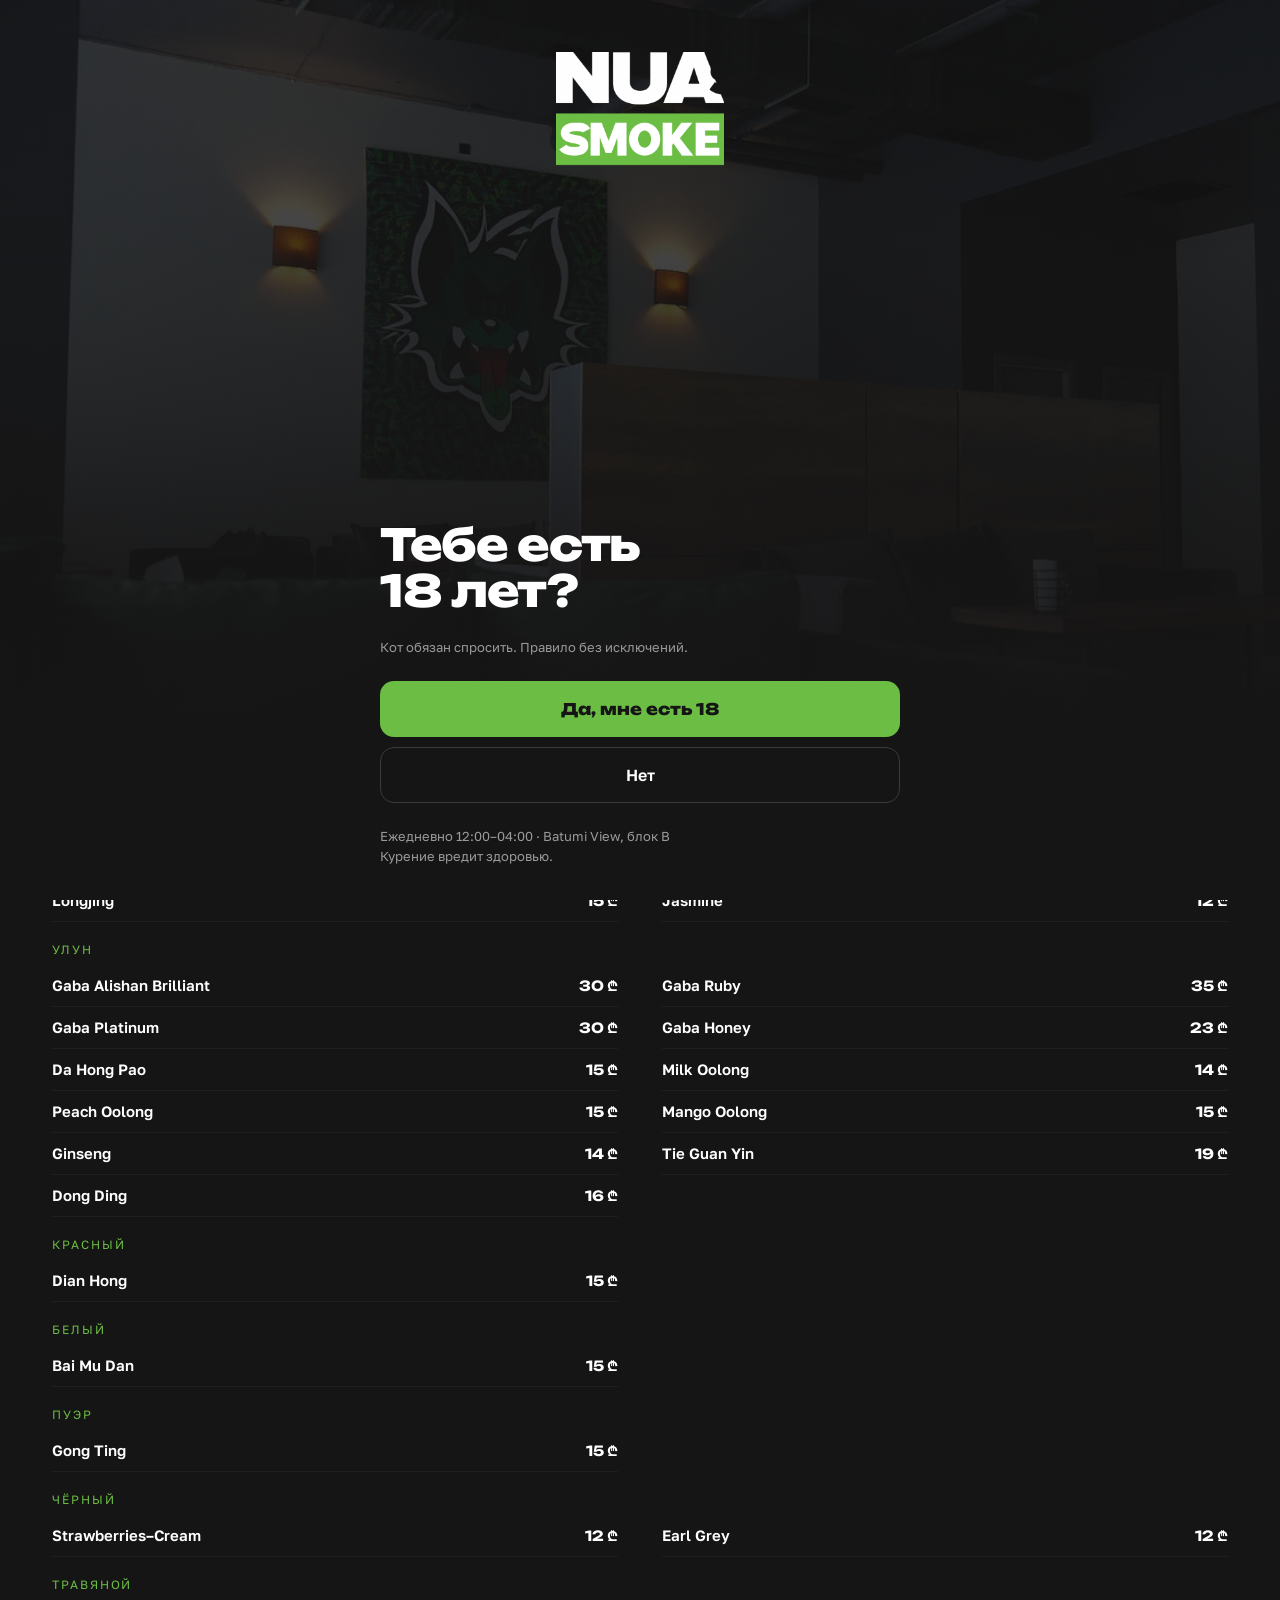
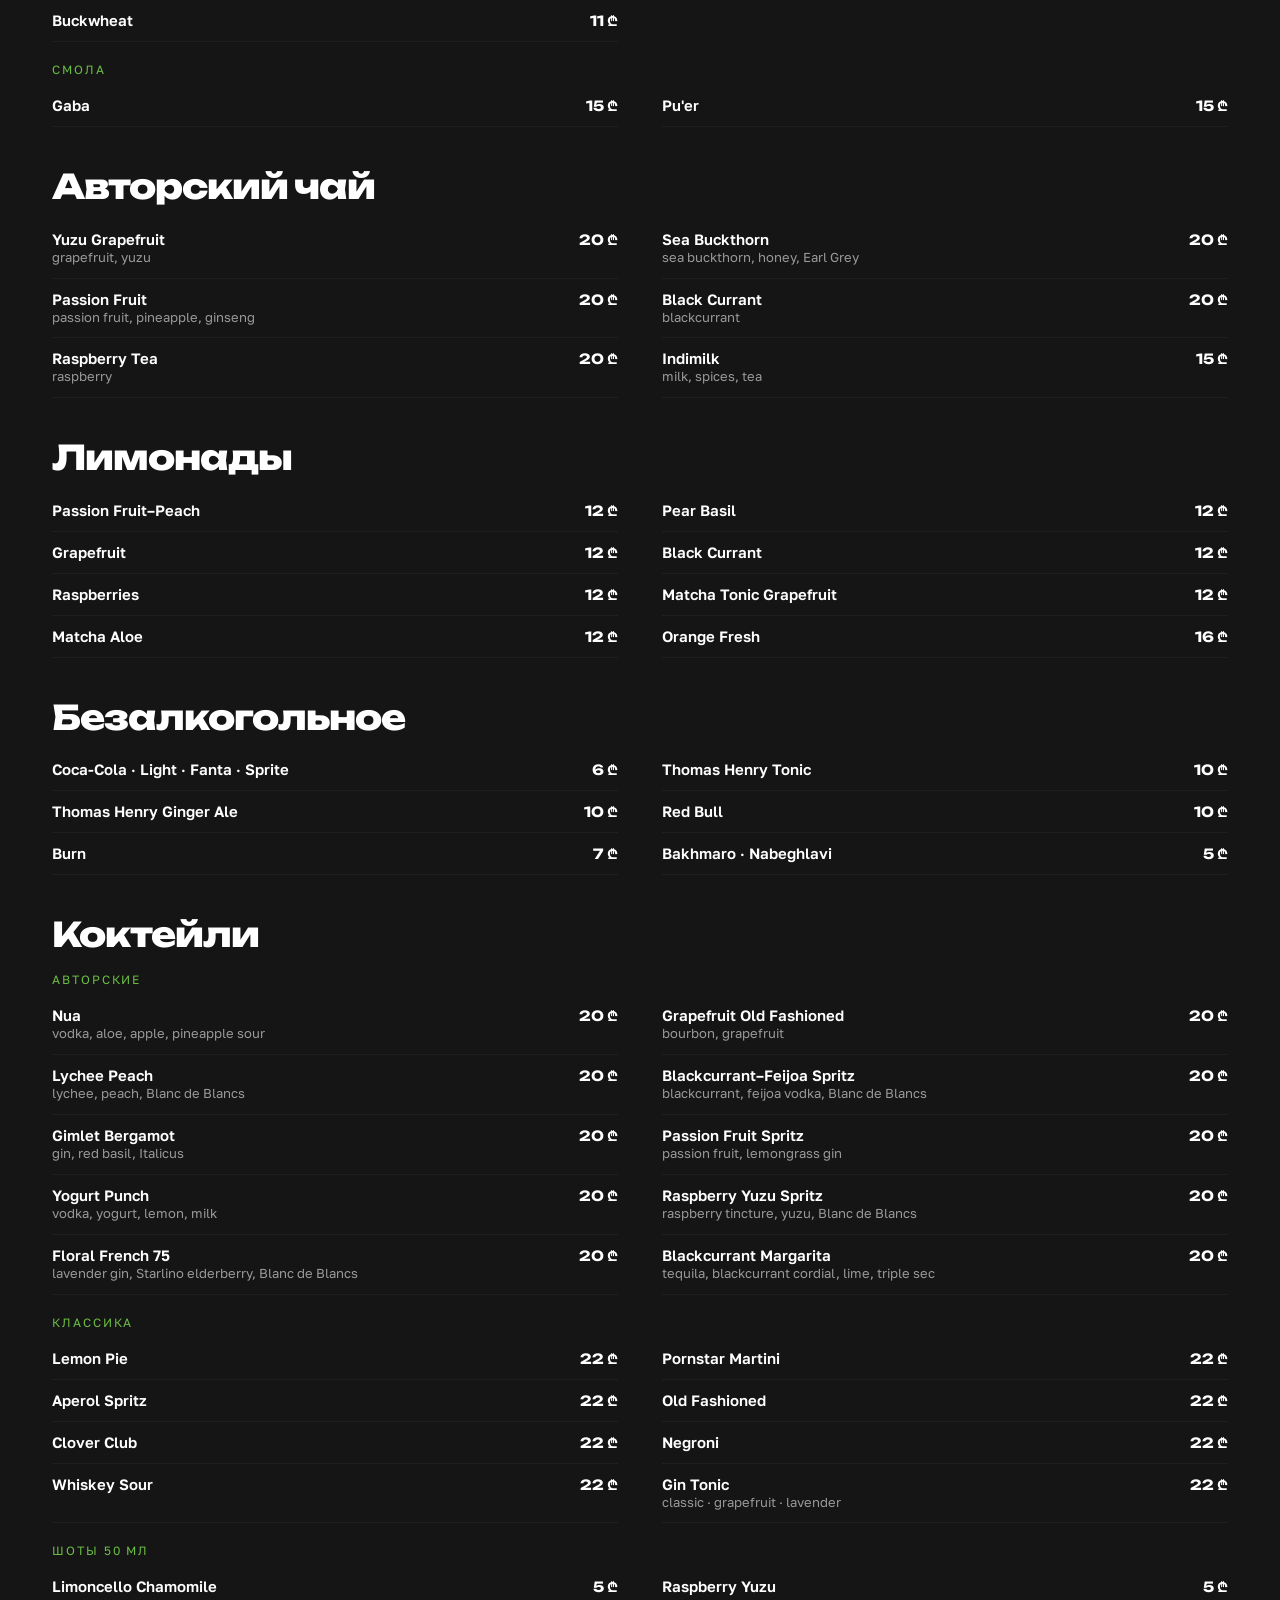
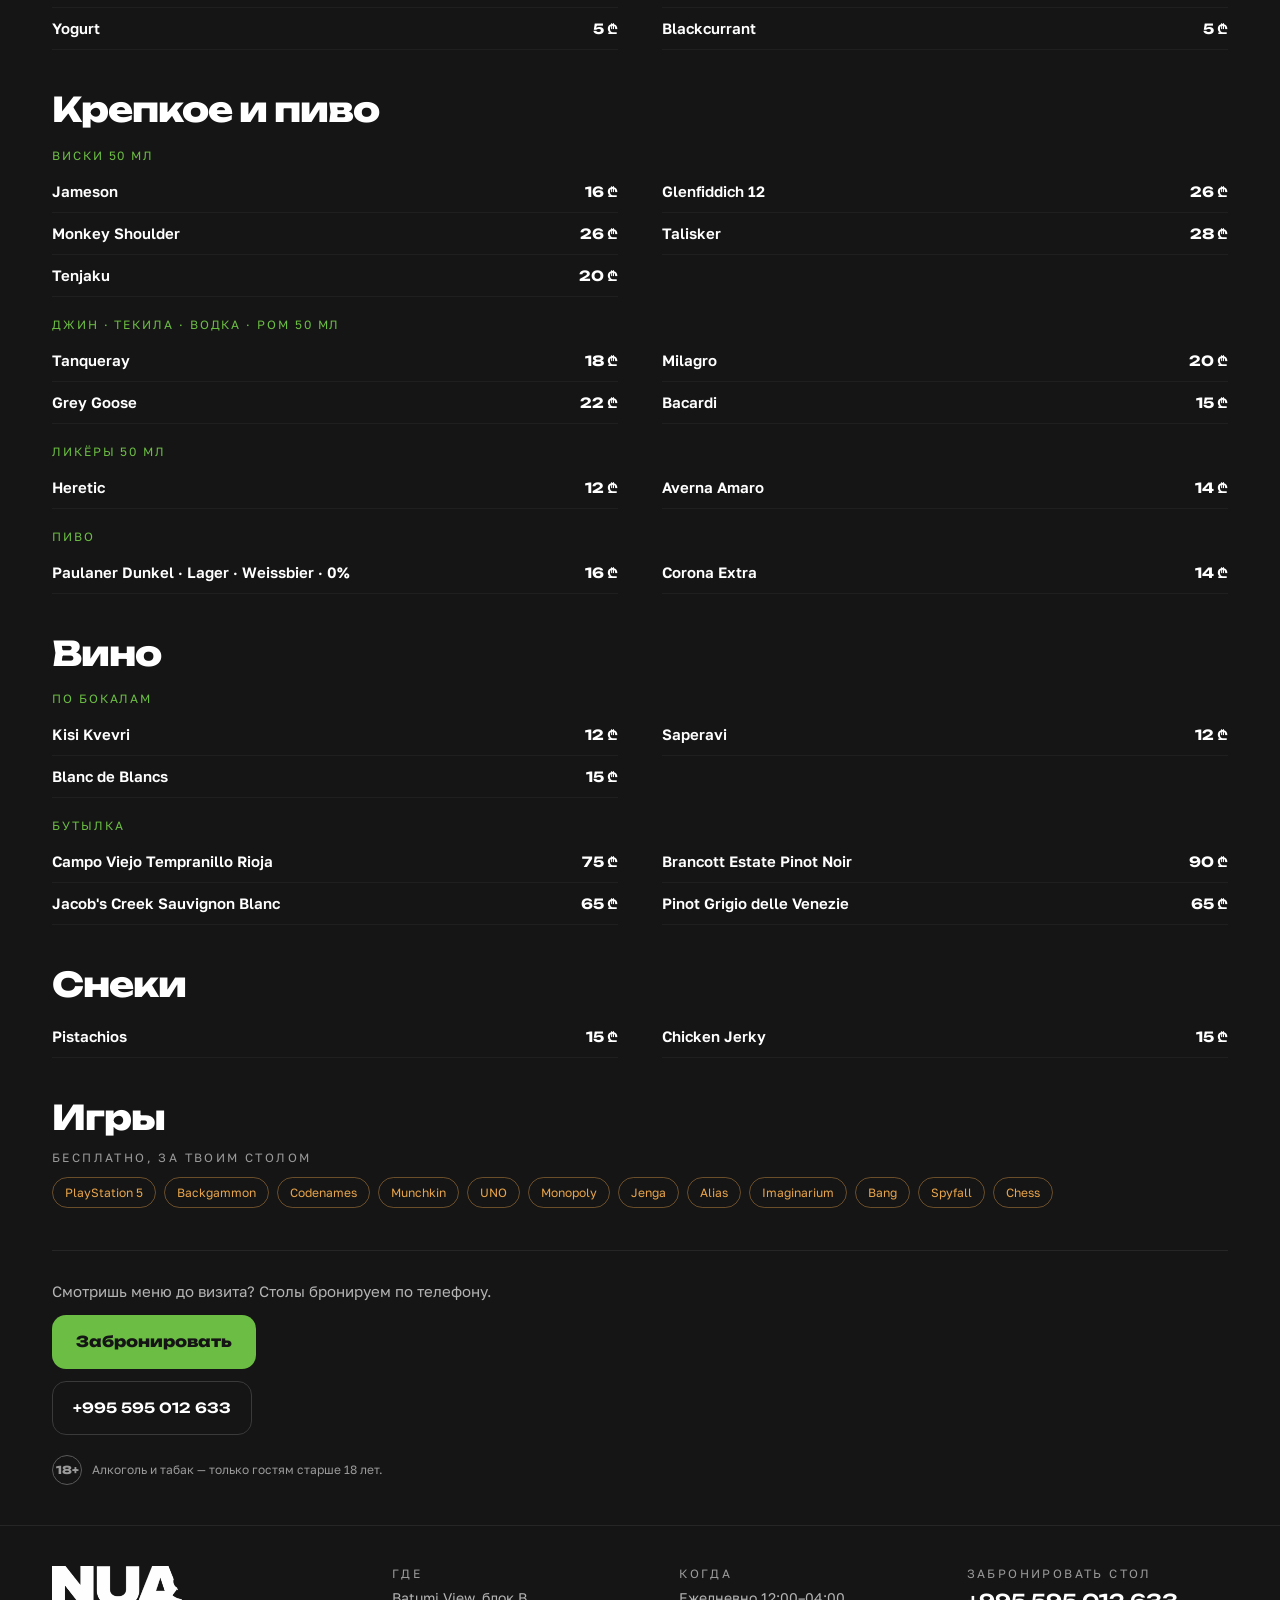
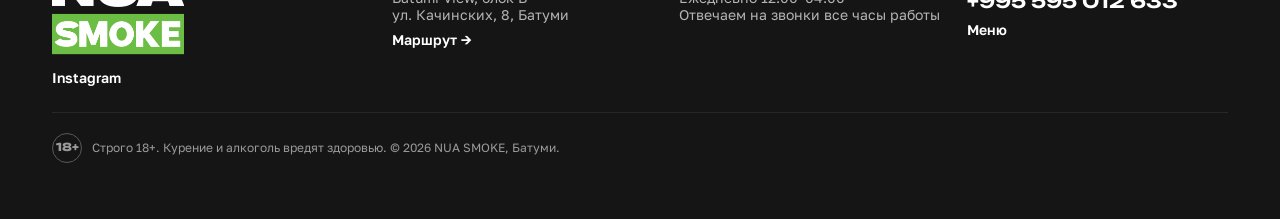
<file: ru/menu/index.html>
<!DOCTYPE html>
<html lang="ru">
<head>
<meta charset="utf-8">
<meta name="viewport" content="width=device-width,initial-scale=1">
<title>Меню — NUA SMOKE, Батуми</title>
<meta name="description" content="Кальян, 21 китайский чай, авторские коктейли, лимонады, вино и снеки. Цены в лари.">
<link rel="canonical" href="https://bortman01.github.io/Hookah/ru/menu/">
<link rel="alternate" hreflang="en" href="https://bortman01.github.io/Hookah/menu/">
<link rel="alternate" hreflang="ru" href="https://bortman01.github.io/Hookah/ru/menu/">
<link rel="alternate" hreflang="ka" href="https://bortman01.github.io/Hookah/ka/menu/">
<meta property="og:title" content="Меню — NUA SMOKE, Батуми">
<meta property="og:description" content="Кальян, 21 китайский чай, авторские коктейли, лимонады, вино и снеки. Цены в лари.">
<meta property="og:image" content="https://bortman01.github.io/Hookah/assets/photos/01-hookahs-lineup.webp">
<meta property="og:type" content="website">
<meta name="theme-color" content="#161515">
<link rel="icon" href="../../assets/logo/nua-n-monogram.svg">
<link rel="preconnect" href="https://fonts.googleapis.com">
<link rel="preconnect" href="https://fonts.gstatic.com" crossorigin>
<link href="https://fonts.googleapis.com/css2?family=Unbounded:wght@400;600;800&family=Golos+Text:wght@400;500;600;700&family=Noto+Sans+Georgian:wght@400;600;700&display=swap" rel="stylesheet">
<link rel="stylesheet" href="../../assets/site.css?v=68b29d92">
</head>
<body><div class="gate" id="gate" role="dialog" aria-modal="true" aria-label="18+">
  <div class="gate__bg"><img src="../../assets/photos/07-hall-cat-mascot.webp" alt=""></div>
  <div class="gate__top"><img src="../../assets/logo/nua-smoke-stacked.png" alt="NUA SMOKE"></div>
  <div class="gate__in">
    <h2>Тебе есть<br>18 лет?</h2>
    <div class="gate__note">Кот обязан спросить. Правило без исключений.</div>
    <div class="gate__btns">
      <button class="btn btn--go" id="gate-yes" type="button">Да, мне есть 18</button>
      <a class="btn btn--ghost" href="https://www.google.com/">Нет</a>
    </div>
    <div class="gate__note">Ежедневно 12:00–04:00 · Batumi View, блок B<br>Курение вредит здоровью.</div>
  </div>
</div><div class="bgvid" aria-hidden="true"><video src="../../assets/video/smoke2_360p.mp4" autoplay muted loop playsinline></video></div>
<header class="hdr"><div class="hdr__in">
  <a href="../"><img class="hdr__logo" src="../../assets/logo/nua-smoke-horizontal.png" alt="NUA SMOKE"></a>
  <nav class="nav">
    <a href="../#hookah">Кальян</a>
    <a href="../#tea">Чай</a>
    <a href="../#bar">Бар</a>
    <a href="../#contacts">Контакты</a>
    <a href="./">Меню</a>
  </nav>
  <div class="row" style="gap:14px">
    <div class="lang"><a href="../../menu/" hreflang="en" class="">EN</a><a href="../../ru/menu/" hreflang="ru" class="is-on">RU</a><a href="../../ka/menu/" hreflang="ka" class="">KA</a></div>
    <a class="btn btn--go btn--sm hdr__call" href="tel:+995595012633">Забронировать</a>
  </div>
</div></header>
<main>
  <div class="wrap mhead">
    <div class="stack" style="gap:10px">
      <a href="../" style="font-size:13px;font-weight:600">← На главную</a>
      <h1 style="font-size:clamp(30px,6vw,54px)">Меню</h1>
      <p style="font-size:14px">Цены в лари. Столы бронируем по телефону. <a href="tel:+995595012633">+995 595 012 633</a></p>
    </div>
    <div class="wifi" style="margin-top:18px">
      <div class="stack" style="gap:4px"><div class="wifi__k">Wi-Fi</div><div class="wifi__v">Nuahule</div><div class="wifi__p">пароль: greenking</div></div>
      <button class="btn btn--ghost btn--sm" type="button" data-copy="greenking" data-copied="Скопировано">Скопировать пароль</button>
    </div>
    <label class="search"><span aria-hidden="true" style="color:#9a9a9a">⌕</span>
      <input id="menu-search" type="search" placeholder="Поиск по меню" aria-label="Поиск по меню"></label>
  </div>

  <nav class="tabs"><a href="#hookah" class="is-on">Кальян</a><a href="#tea" class="">Чай</a><a href="#stea" class="">Авторский чай</a><a href="#lem" class="">Лимонады</a><a href="#soft" class="">Безалкогольное</a><a href="#ck" class="">Коктейли</a><a href="#spirits" class="">Крепкое и пиво</a><a href="#wine" class="">Вино</a><a href="#snacks" class="">Снеки</a><a href="#games" class="">Игры</a></nav>

  <div class="wrap">
    <div class="noresult" id="menu-empty">Ничего не нашлось. Спроси бармена — вне меню обычно можно.</div>

    <section class="mcat" id="hookah"><h2>Кальян</h2>
      <p style="font-size:14px;max-width:62ch">Скажи мастеру вкус и крепость. ~100 табаков, 9 линеек, ремесленные чаши. К каждому кальяну — вода с лимоном.</p>
      <div class="price" style="margin-top:14px">
        <div class="price__row"><span>Premium</span><span class="price__val">70 ₾</span></div>
        <div class="price__row price__row--hi"><span>Для членов клуба</span><span class="price__val">65 ₾</span></div>
        <div class="price__row"><span>На грейпфруте</span><span class="price__val">80 ₾</span></div>
      </div>
    </section>

    <section class="mcat" id="tea"><h2>Чай</h2><div class="mgroup"><div class="mgroup__t">Зелёный</div><div class="items"><div class="item"><div class="item__n">Longjing</div><div class="item__p">15 ₾</div></div><div class="item"><div class="item__n">Jasmine</div><div class="item__p">12 ₾</div></div></div></div><div class="mgroup"><div class="mgroup__t">Улун</div><div class="items"><div class="item"><div class="item__n">Gaba Alishan Brilliant</div><div class="item__p">30 ₾</div></div><div class="item"><div class="item__n">Gaba Ruby</div><div class="item__p">35 ₾</div></div><div class="item"><div class="item__n">Gaba Platinum</div><div class="item__p">30 ₾</div></div><div class="item"><div class="item__n">Gaba Honey</div><div class="item__p">23 ₾</div></div><div class="item"><div class="item__n">Da Hong Pao</div><div class="item__p">15 ₾</div></div><div class="item"><div class="item__n">Milk Oolong</div><div class="item__p">14 ₾</div></div><div class="item"><div class="item__n">Peach Oolong</div><div class="item__p">15 ₾</div></div><div class="item"><div class="item__n">Mango Oolong</div><div class="item__p">15 ₾</div></div><div class="item"><div class="item__n">Ginseng</div><div class="item__p">14 ₾</div></div><div class="item"><div class="item__n">Tie Guan Yin</div><div class="item__p">19 ₾</div></div><div class="item"><div class="item__n">Dong Ding</div><div class="item__p">16 ₾</div></div></div></div><div class="mgroup"><div class="mgroup__t">Красный</div><div class="items"><div class="item"><div class="item__n">Dian Hong</div><div class="item__p">15 ₾</div></div></div></div><div class="mgroup"><div class="mgroup__t">Белый</div><div class="items"><div class="item"><div class="item__n">Bai Mu Dan</div><div class="item__p">15 ₾</div></div></div></div><div class="mgroup"><div class="mgroup__t">Пуэр</div><div class="items"><div class="item"><div class="item__n">Gong Ting</div><div class="item__p">15 ₾</div></div></div></div><div class="mgroup"><div class="mgroup__t">Чёрный</div><div class="items"><div class="item"><div class="item__n">Strawberries–Cream</div><div class="item__p">12 ₾</div></div><div class="item"><div class="item__n">Earl Grey</div><div class="item__p">12 ₾</div></div></div></div><div class="mgroup"><div class="mgroup__t">Травяной</div><div class="items"><div class="item"><div class="item__n">Buckwheat</div><div class="item__p">11 ₾</div></div></div></div><div class="mgroup"><div class="mgroup__t">Смола</div><div class="items"><div class="item"><div class="item__n">Gaba</div><div class="item__p">15 ₾</div></div><div class="item"><div class="item__n">Pu'er</div><div class="item__p">15 ₾</div></div></div></div></section>
    <section class="mcat" id="stea"><h2>Авторский чай</h2><div class="items"><div class="item"><div><div class="item__n">Yuzu Grapefruit</div><div class="item__m">grapefruit, yuzu</div></div><div class="item__p">20 ₾</div></div><div class="item"><div><div class="item__n">Sea Buckthorn</div><div class="item__m">sea buckthorn, honey, Earl Grey</div></div><div class="item__p">20 ₾</div></div><div class="item"><div><div class="item__n">Passion Fruit</div><div class="item__m">passion fruit, pineapple, ginseng</div></div><div class="item__p">20 ₾</div></div><div class="item"><div><div class="item__n">Black Currant</div><div class="item__m">blackcurrant</div></div><div class="item__p">20 ₾</div></div><div class="item"><div><div class="item__n">Raspberry Tea</div><div class="item__m">raspberry</div></div><div class="item__p">20 ₾</div></div><div class="item"><div><div class="item__n">Indimilk</div><div class="item__m">milk, spices, tea</div></div><div class="item__p">15 ₾</div></div></div></section>
    <section class="mcat" id="lem"><h2>Лимонады</h2><div class="items"><div class="item"><div><div class="item__n">Passion Fruit–Peach</div></div><div class="item__p">12 ₾</div></div><div class="item"><div><div class="item__n">Pear Basil</div></div><div class="item__p">12 ₾</div></div><div class="item"><div><div class="item__n">Grapefruit</div></div><div class="item__p">12 ₾</div></div><div class="item"><div><div class="item__n">Black Currant</div></div><div class="item__p">12 ₾</div></div><div class="item"><div><div class="item__n">Raspberries</div></div><div class="item__p">12 ₾</div></div><div class="item"><div><div class="item__n">Matcha Tonic Grapefruit</div></div><div class="item__p">12 ₾</div></div><div class="item"><div><div class="item__n">Matcha Aloe</div></div><div class="item__p">12 ₾</div></div><div class="item"><div><div class="item__n">Orange Fresh</div></div><div class="item__p">16 ₾</div></div></div></section>
    <section class="mcat" id="soft"><h2>Безалкогольное</h2><div class="items"><div class="item"><div><div class="item__n">Coca-Cola · Light · Fanta · Sprite</div></div><div class="item__p">6 ₾</div></div><div class="item"><div><div class="item__n">Thomas Henry Tonic</div></div><div class="item__p">10 ₾</div></div><div class="item"><div><div class="item__n">Thomas Henry Ginger Ale</div></div><div class="item__p">10 ₾</div></div><div class="item"><div><div class="item__n">Red Bull</div></div><div class="item__p">10 ₾</div></div><div class="item"><div><div class="item__n">Burn</div></div><div class="item__p">7 ₾</div></div><div class="item"><div><div class="item__n">Bakhmaro · Nabeghlavi</div></div><div class="item__p">5 ₾</div></div></div></section>
    <section class="mcat" id="ck"><h2>Коктейли</h2>
      <div class="mgroup"><div class="mgroup__t">Авторские</div><div class="items"><div class="item"><div><div class="item__n">Nua</div><div class="item__m">vodka, aloe, apple, pineapple sour</div></div><div class="item__p">20 ₾</div></div><div class="item"><div><div class="item__n">Grapefruit Old Fashioned</div><div class="item__m">bourbon, grapefruit</div></div><div class="item__p">20 ₾</div></div><div class="item"><div><div class="item__n">Lychee Peach</div><div class="item__m">lychee, peach, Blanc de Blancs</div></div><div class="item__p">20 ₾</div></div><div class="item"><div><div class="item__n">Blackcurrant–Feijoa Spritz</div><div class="item__m">blackcurrant, feijoa vodka, Blanc de Blancs</div></div><div class="item__p">20 ₾</div></div><div class="item"><div><div class="item__n">Gimlet Bergamot</div><div class="item__m">gin, red basil, Italicus</div></div><div class="item__p">20 ₾</div></div><div class="item"><div><div class="item__n">Passion Fruit Spritz</div><div class="item__m">passion fruit, lemongrass gin</div></div><div class="item__p">20 ₾</div></div><div class="item"><div><div class="item__n">Yogurt Punch</div><div class="item__m">vodka, yogurt, lemon, milk</div></div><div class="item__p">20 ₾</div></div><div class="item"><div><div class="item__n">Raspberry Yuzu Spritz</div><div class="item__m">raspberry tincture, yuzu, Blanc de Blancs</div></div><div class="item__p">20 ₾</div></div><div class="item"><div><div class="item__n">Floral French 75</div><div class="item__m">lavender gin, Starlino elderberry, Blanc de Blancs</div></div><div class="item__p">20 ₾</div></div><div class="item"><div><div class="item__n">Blackcurrant Margarita</div><div class="item__m">tequila, blackcurrant cordial, lime, triple sec</div></div><div class="item__p">20 ₾</div></div></div></div><div class="mgroup"><div class="mgroup__t">Классика</div><div class="items"><div class="item"><div><div class="item__n">Lemon Pie</div></div><div class="item__p">22 ₾</div></div><div class="item"><div><div class="item__n">Pornstar Martini</div></div><div class="item__p">22 ₾</div></div><div class="item"><div><div class="item__n">Aperol Spritz</div></div><div class="item__p">22 ₾</div></div><div class="item"><div><div class="item__n">Old Fashioned</div></div><div class="item__p">22 ₾</div></div><div class="item"><div><div class="item__n">Clover Club</div></div><div class="item__p">22 ₾</div></div><div class="item"><div><div class="item__n">Negroni</div></div><div class="item__p">22 ₾</div></div><div class="item"><div><div class="item__n">Whiskey Sour</div></div><div class="item__p">22 ₾</div></div><div class="item"><div><div class="item__n">Gin Tonic</div><div class="item__m">classic · grapefruit · lavender</div></div><div class="item__p">22 ₾</div></div></div></div><div class="mgroup"><div class="mgroup__t">Шоты 50 мл</div><div class="items"><div class="item"><div><div class="item__n">Limoncello Chamomile</div></div><div class="item__p">5 ₾</div></div><div class="item"><div><div class="item__n">Raspberry Yuzu</div></div><div class="item__p">5 ₾</div></div><div class="item"><div><div class="item__n">Yogurt</div></div><div class="item__p">5 ₾</div></div><div class="item"><div><div class="item__n">Blackcurrant</div></div><div class="item__p">5 ₾</div></div></div></div></section>
    <section class="mcat" id="spirits"><h2>Крепкое и пиво</h2>
      <div class="mgroup"><div class="mgroup__t">Виски 50 мл</div><div class="items"><div class="item"><div><div class="item__n">Jameson</div></div><div class="item__p">16 ₾</div></div><div class="item"><div><div class="item__n">Glenfiddich 12</div></div><div class="item__p">26 ₾</div></div><div class="item"><div><div class="item__n">Monkey Shoulder</div></div><div class="item__p">26 ₾</div></div><div class="item"><div><div class="item__n">Talisker</div></div><div class="item__p">28 ₾</div></div><div class="item"><div><div class="item__n">Tenjaku</div></div><div class="item__p">20 ₾</div></div></div></div><div class="mgroup"><div class="mgroup__t">Джин · текила · водка · ром 50 мл</div><div class="items"><div class="item"><div><div class="item__n">Tanqueray</div></div><div class="item__p">18 ₾</div></div><div class="item"><div><div class="item__n">Milagro</div></div><div class="item__p">20 ₾</div></div><div class="item"><div><div class="item__n">Grey Goose</div></div><div class="item__p">22 ₾</div></div><div class="item"><div><div class="item__n">Bacardi</div></div><div class="item__p">15 ₾</div></div></div></div><div class="mgroup"><div class="mgroup__t">Ликёры 50 мл</div><div class="items"><div class="item"><div><div class="item__n">Heretic</div></div><div class="item__p">12 ₾</div></div><div class="item"><div><div class="item__n">Averna Amaro</div></div><div class="item__p">14 ₾</div></div></div></div><div class="mgroup"><div class="mgroup__t">Пиво</div><div class="items"><div class="item"><div><div class="item__n">Paulaner Dunkel · Lager · Weissbier · 0%</div></div><div class="item__p">16 ₾</div></div><div class="item"><div><div class="item__n">Corona Extra</div></div><div class="item__p">14 ₾</div></div></div></div></section>
    <section class="mcat" id="wine"><h2>Вино</h2>
      <div class="mgroup"><div class="mgroup__t">По бокалам</div><div class="items"><div class="item"><div><div class="item__n">Kisi Kvevri</div></div><div class="item__p">12 ₾</div></div><div class="item"><div><div class="item__n">Saperavi</div></div><div class="item__p">12 ₾</div></div><div class="item"><div><div class="item__n">Blanc de Blancs</div></div><div class="item__p">15 ₾</div></div></div></div><div class="mgroup"><div class="mgroup__t">Бутылка</div><div class="items"><div class="item"><div><div class="item__n">Campo Viejo Tempranillo Rioja</div></div><div class="item__p">75 ₾</div></div><div class="item"><div><div class="item__n">Brancott Estate Pinot Noir</div></div><div class="item__p">90 ₾</div></div><div class="item"><div><div class="item__n">Jacob's Creek Sauvignon Blanc</div></div><div class="item__p">65 ₾</div></div><div class="item"><div><div class="item__n">Pinot Grigio delle Venezie</div></div><div class="item__p">65 ₾</div></div></div></div></section>
    <section class="mcat" id="snacks"><h2>Снеки</h2><div class="items"><div class="item"><div><div class="item__n">Pistachios</div></div><div class="item__p">15 ₾</div></div><div class="item"><div><div class="item__n">Chicken Jerky</div></div><div class="item__p">15 ₾</div></div></div></section>
    <section class="mcat" id="games"><h2>Игры</h2>
      <div class="eyebrow">Бесплатно, за твоим столом</div>
      <div class="tags" style="margin-top:12px"><span class="tag">PlayStation 5</span><span class="tag">Backgammon</span><span class="tag">Codenames</span><span class="tag">Munchkin</span><span class="tag">UNO</span><span class="tag">Monopoly</span><span class="tag">Jenga</span><span class="tag">Alias</span><span class="tag">Imaginarium</span><span class="tag">Bang</span><span class="tag">Spyfall</span><span class="tag">Chess</span></div></section>

    <div class="mfoot">
      <p style="font-size:15px">Смотришь меню до визита? Столы бронируем по телефону.</p>
      <a class="btn btn--go" href="tel:+995595012633" style="align-self:flex-start">Забронировать</a>
      <a class="tel-pill" href="tel:+995595012633" style="align-self:flex-start">+995 595 012 633</a>
      <div class="row" style="margin-top:8px"><span class="pill18">18+</span><span style="font-size:12px;color:var(--mute)">Алкоголь и табак — только гостям старше 18 лет.</span></div>
    </div>
  </div>
</main>
<footer class="ftr" id="contacts"><div class="wrap">
  <div class="ftr__grid">
    <div class="stack" style="gap:14px">
      <img class="ftr__logo" src="../../assets/logo/nua-smoke-stacked.png" alt="NUA SMOKE">
      <a href="https://instagram.com/nuahule_batumi" target="_blank" rel="noopener">Instagram</a>
    </div>
    <div class="stack" style="gap:8px"><div class="eyebrow">Где</div><div>Batumi View, блок B<br>ул. Качинских, 8, Батуми</div>
      <a href="https://www.google.com/maps/dir/?api=1&amp;destination=Nuahule+Smoke+Batumi&amp;destination_place_id=ChIJ7ZgDi6uFZ0ARDMnWfTGJ0kk" target="_blank" rel="noopener">Маршрут →</a></div>
    <div class="stack" style="gap:8px"><div class="eyebrow">Когда</div><div>Ежедневно 12:00–04:00<br>Отвечаем на звонки все часы работы</div></div>
    <div class="stack" style="gap:8px"><div class="eyebrow">Забронировать стол</div>
      <a href="tel:+995595012633" style="font-family:var(--display);font-size:19px">+995 595 012 633</a>
      <a href="./">Меню</a></div>
  </div>
  <div class="ftr__legal"><span class="pill18">18+</span><span>Строго 18+. Курение и алкоголь вредят здоровью. © 2026 NUA SMOKE, Батуми.</span></div>
</div></footer>
<script type="application/ld+json">{"@context":"https://schema.org","@type":"BarOrPub","name":"NUA SMOKE","image":"https://bortman01.github.io/Hookah/assets/photos/01-hookahs-lineup.webp","telephone":"+995595012633","priceRange":"₾₾","currenciesAccepted":"GEL","smokingAllowed":true,"address":{"@type":"PostalAddress","streetAddress":"Lech and Maria Kaczyński St 8, Batumi View, Block B","addressLocality":"Batumi","addressCountry":"GE"},"geo":{"@type":"GeoCoordinates","latitude":41.62292,"longitude":41.5934384},"openingHoursSpecification":[{"@type":"OpeningHoursSpecification","dayOfWeek":["Monday","Tuesday","Wednesday","Thursday","Friday","Saturday","Sunday"],"opens":"12:00","closes":"04:00"}],"aggregateRating":{"@type":"AggregateRating","ratingValue":"5.0","reviewCount":"48"},"sameAs":["https://instagram.com/nuahule_batumi"],"url":"https://bortman01.github.io/Hookah/"}</script>
<script src="../../assets/site.js?v=4f79dc56"></script>
</body>
</html>
</file>
<file: assets/site.css>
:root{
  --bg:#161515; --bg2:#1c1b1b; --ink:#fff; --dim:#b4b4b4; --mute:#9a9a9a;
  --green:#6BBD44; --green-hi:#7ccd52; --amber:#E8A54B; --line:#262626; --line2:#3a3a3a;
  --display:'Unbounded','Noto Sans Georgian',sans-serif;
  --text:'Golos Text','Noto Sans Georgian',sans-serif;
}
*{box-sizing:border-box}
html{scroll-behavior:smooth}
body{margin:0;background:var(--bg);color:var(--ink);font-family:var(--text);-webkit-font-smoothing:antialiased;overflow-x:hidden;overflow-x:clip}
body.is-locked{overflow:hidden}
img,video{display:block;max-width:100%}
a{color:var(--green);text-decoration:none}
a:hover{color:var(--green-hi)}
h1,h2,h3{margin:0;font-family:var(--display);font-weight:800;letter-spacing:-.03em;line-height:1.04;text-wrap:pretty}
h1{font-size:clamp(34px,7.4vw,78px);letter-spacing:-.035em;line-height:.99}
h2{font-size:clamp(27px,4.4vw,46px)}
h3{font-size:clamp(20px,2.4vw,26px);letter-spacing:-.02em}
p{margin:0;line-height:1.6;color:var(--dim);text-wrap:pretty}
.wrap{max-width:1240px;margin:0 auto;padding:0 18px}
.eyebrow{font-size:12px;letter-spacing:.2em;text-transform:uppercase;color:var(--mute)}
.eyebrow--green{color:var(--green)}
.sect{padding:56px 0}
.sect__head{display:flex;flex-direction:column;gap:12px;margin-bottom:22px}
.stack{display:flex;flex-direction:column}
.row{display:flex;align-items:center;gap:10px;flex-wrap:wrap}
.btn{display:inline-flex;align-items:center;justify-content:center;gap:10px;height:54px;padding:0 24px;border:0;border-radius:14px;
  font-family:var(--display);font-weight:800;font-size:15px;white-space:nowrap;cursor:pointer;transition:background .15s,border-color .15s}
.btn--go{background:var(--green);color:#161515}
.btn--go:hover{background:var(--green-hi);color:#161515}
.btn--ghost{background:transparent;border:1px solid var(--line2);color:#fff;font-family:var(--text);font-weight:600;font-size:15px}
.btn--ghost:hover{border-color:var(--mute);color:#fff}
.btn--sm{height:46px;font-size:14px;padding:0 18px}

/* header */
.hdr{position:sticky;top:0;z-index:40;background:rgba(22,21,21,.92);backdrop-filter:blur(14px);border-bottom:1px solid rgba(255,255,255,.07)}
.hdr__in{display:flex;align-items:center;justify-content:space-between;gap:18px;padding:13px 18px;max-width:1240px;margin:0 auto}
.hdr__logo{height:24px;width:auto}
.nav{display:none;gap:22px;font-size:15px;font-weight:600}
.nav a{color:#fff}
.nav a:hover{color:var(--green)}
.lang{display:flex;gap:10px;font-size:12px;font-weight:600;letter-spacing:.08em}
.lang a{color:var(--mute)}
.lang a.is-on{color:#fff}
.hdr__call{display:none}

/* hero */
.hero{position:relative;min-height:78vh;display:flex;align-items:flex-end;overflow:hidden}
.hero__media,.hero__media video,.hero__media img{position:absolute;inset:0;width:100%;height:100%;object-fit:cover}
.hero__media::after{content:"";position:absolute;inset:0;z-index:1;pointer-events:none;
  background:linear-gradient(180deg,rgba(22,21,21,.24) 0%,rgba(22,21,21,0) 38%,rgba(22,21,21,.57) 88%,rgba(22,21,21,.64) 100%)}
.hero__in{position:relative;z-index:2;display:flex;flex-direction:column;gap:18px;padding:120px 18px 44px;max-width:1240px;margin:0 auto;width:100%}
.hero__sub{font-size:clamp(15px,1.4vw,18px);color:#c4c4c4;max-width:56ch;line-height:1.55}
.badge{display:inline-flex;align-items:center;gap:8px;align-self:flex-start;padding:7px 13px;border-radius:999px;
  background:rgba(22,21,21,.72);border:1px solid rgba(255,255,255,.16);font-size:12px;font-weight:600;letter-spacing:.02em}
.badge__star{color:var(--amber)}
.hero__cta{display:flex;flex-wrap:wrap;gap:10px}
.tel-pill{display:inline-flex;align-items:center;justify-content:center;height:54px;padding:0 20px;border-radius:14px;border:1px solid var(--line2);
  color:#fff;font-family:var(--display);font-weight:600;font-size:14px;white-space:nowrap}
.tel-pill:hover{color:#fff;border-color:var(--mute)}

/* entry cards */
.cards3{display:grid;gap:12px;grid-template-columns:1fr}
.card-photo{position:relative;min-height:170px;border-radius:18px;overflow:hidden;display:flex;flex-direction:column;justify-content:flex-end;padding:18px;color:#fff}
.card-photo img{position:absolute;inset:0;z-index:0;width:100%;height:100%;object-fit:cover}
.card-photo::after{content:"";position:absolute;inset:0;z-index:1;pointer-events:none;background:linear-gradient(to top,
  rgba(12,12,12,.96) 0%,rgba(12,12,12,.92) 30%,rgba(12,12,12,.78) 48%,rgba(12,12,12,.42) 64%,rgba(12,12,12,0) 82%)}
.card-photo>*{position:relative;z-index:3}
.card-photo__kicker{font-family:var(--display);font-weight:800;font-size:13px;letter-spacing:.12em;text-shadow:0 1px 10px rgba(0,0,0,.7)}
.card-photo__txt{font-size:14px;line-height:1.45;color:#e6e6e6;margin-top:6px;text-shadow:0 1px 10px rgba(0,0,0,.7)}

/* split blocks */
.split{display:grid;gap:28px;grid-template-columns:minmax(0,1fr);align-items:center}
.split>*{min-width:0}
.media{border-radius:20px;overflow:hidden;background:var(--bg2)}
.media img{width:100%;height:100%;object-fit:cover;aspect-ratio:4/3}
.price{display:flex;flex-direction:column;gap:1px;border:1px solid var(--line);border-radius:16px;overflow:hidden;max-width:460px}
.price__row{display:flex;align-items:center;justify-content:space-between;gap:16px;padding:15px 18px;background:var(--bg2);font-size:15px}
.price__row--hi{background:rgba(107,189,68,.12)}
.price__val{font-family:var(--display);font-weight:800;font-size:16px;white-space:nowrap}
.price__row--hi .price__val{color:var(--green)}
.factline{font-size:13px;line-height:1.6;color:var(--dim);white-space:nowrap;overflow-x:auto}
.facts{display:flex;flex-wrap:wrap;gap:9px}
.chip{padding:9px 14px;border-radius:999px;border:1px solid #2f2f2f;font-size:13px;font-weight:500;white-space:nowrap}

/* hookah + tea feature blocks: mobile = DOM order, desktop = grid areas */
.feat{display:grid;grid-template-columns:minmax(0,1fr);gap:18px}
.feat>*{min-width:0}
.feat>a{justify-self:start}
.feat .price{max-width:none}
.feat--tea .media img{aspect-ratio:auto;height:200px;object-position:50% 45%}
.tiles{display:grid;grid-template-columns:repeat(2,minmax(0,1fr));gap:10px}
.tile{position:relative;height:150px;margin:0;border-radius:16px;overflow:hidden;background:var(--bg2)}
.tile img{width:100%;height:100%;object-fit:cover}
.tile figcaption{position:absolute;left:0;right:0;bottom:0;padding:22px 12px 10px;font-size:12px;font-weight:600;line-height:1.35;color:#fff;
  background:linear-gradient(180deg,transparent,rgba(10,10,10,.88))}

/* bar */
.cocktails{display:grid;gap:12px;grid-template-columns:1fr}
.ck{border-radius:16px;background:var(--bg2);border:1px solid var(--line);padding:18px;display:flex;flex-direction:column;gap:8px}
.ck--hi{border-color:rgba(107,189,68,.45)}
.ck__top{display:flex;align-items:baseline;justify-content:space-between;gap:14px}
.ck__name{font-family:var(--display);font-weight:600;font-size:17px;letter-spacing:-.01em}
.ck__price{font-family:var(--display);font-weight:800;font-size:15px;color:var(--green)}
.ck__mix{font-size:13px;line-height:1.5;color:var(--mute)}
.ck__tag{font-size:10px;letter-spacing:.16em;text-transform:uppercase;color:var(--green);font-weight:700}

/* day / night */
.dn{display:grid;gap:14px;grid-template-columns:1fr}
.dn__card{position:relative;min-height:300px;border-radius:20px;overflow:hidden;display:flex;flex-direction:column;justify-content:flex-end;gap:10px;padding:22px}
.dn__card img{position:absolute;inset:0;z-index:0;width:100%;height:100%;object-fit:cover}
.dn__card::after{content:"";position:absolute;inset:0;z-index:1;pointer-events:none;background:linear-gradient(to top,
  rgba(12,12,12,.96) 0%,rgba(12,12,12,.92) 26%,rgba(12,12,12,.78) 42%,rgba(12,12,12,.42) 58%,rgba(12,12,12,0) 78%)}
.dn__t b,.dn__t span,.dn__card p{text-shadow:0 1px 10px rgba(0,0,0,.7)}
.dn__card>*{position:relative;z-index:3}
.dn__t{display:flex;align-items:baseline;gap:12px}
.dn__t b{font-family:var(--display);font-weight:800;font-size:22px;letter-spacing:.02em}
.dn__t span{font-size:14px;color:#cfcfcf}

/* stats */
.stats{display:flex;gap:12px;flex-wrap:wrap}
.stat{flex:1 1 150px;border-radius:16px;background:var(--bg2);border:1px solid var(--line);padding:18px}
.stat b{display:block;font-family:var(--display);font-weight:800;font-size:32px;line-height:1}
.stat span{display:block;margin-top:6px;font-size:13px;color:var(--mute)}

/* club + rent */
.duo{display:grid;gap:14px;grid-template-columns:1fr}
.panel{border-radius:20px;background:var(--bg2);border:1px solid var(--line);padding:24px;display:flex;flex-direction:column;gap:12px}
.panel--green{background:linear-gradient(180deg,rgba(107,189,68,.14),rgba(107,189,68,.04));border-color:rgba(107,189,68,.3)}

/* reviews */
.reviews{display:grid;gap:14px;grid-template-columns:1fr}
.rev{border-radius:20px;background:var(--bg2);border:1px solid var(--line);padding:22px;display:flex;flex-direction:column;gap:14px}
.rev__txt{font-size:14px;line-height:1.65;color:#e6e6e6}
.rev__src{margin-top:auto;font-size:13px;color:var(--mute)}

/* gallery */
.gal{display:grid;gap:10px;grid-template-columns:repeat(2,1fr)}
.gal img{width:100%;height:100%;aspect-ratio:1/1;object-fit:cover;border-radius:14px}

/* location */
.map{position:relative;border-radius:20px;overflow:hidden;border:1px solid var(--line);min-height:260px;background:var(--bg2)}
.map iframe{width:100%;height:100%;min-height:260px;border:0;filter:grayscale(.3) contrast(1.05) brightness(.85)}

/* footer */
.ftr{border-top:1px solid var(--line);padding:40px 0 120px;font-size:14px;color:var(--dim)}
.ftr__grid{display:grid;gap:26px;grid-template-columns:1fr}
.ftr__logo{width:132px;height:auto}
.ftr a{color:#fff;font-weight:600}
.ftr a:hover{color:var(--green)}
.ftr__legal{display:flex;align-items:center;gap:10px;margin-top:26px;padding-top:20px;border-top:1px solid var(--line);font-size:12px;color:var(--mute);line-height:1.45}
.pill18{display:inline-flex;align-items:center;justify-content:center;min-width:30px;height:30px;border-radius:50%;border:1.5px solid #5A5A5A;
  font-family:var(--display);font-weight:800;font-size:11px;color:var(--mute)}

/* sticky mobile bar */
.callbar{position:fixed;left:0;right:0;bottom:0;z-index:45;display:grid;grid-template-columns:1.3fr 1fr 1fr;gap:8px;padding:10px 12px 14px;
  background:rgba(18,17,17,.94);backdrop-filter:blur(14px);border-top:1px solid var(--line)}
.callbar a{display:flex;align-items:center;justify-content:center;height:52px;border-radius:13px;font-weight:700;font-size:14px;
  border:1px solid var(--line2);color:#fff;font-family:var(--text)}
.callbar a.is-go{background:var(--green);border-color:var(--green);color:#161515;font-family:var(--display);font-weight:800}

/* age gate */
.gate{position:fixed;inset:0;z-index:90;display:none;flex-direction:column;justify-content:space-between;padding:52px 22px 34px;
  background:var(--bg);overflow:hidden}
.gate.is-on{display:flex}
.gate__bg{position:absolute;inset:0}
.gate__bg img{width:100%;height:100%;object-fit:cover;object-position:32% 40%}
.gate__bg::after{content:"";position:absolute;inset:0;background:linear-gradient(180deg,rgba(22,21,21,.72) 0%,rgba(22,21,21,.86) 46%,#161515 84%)}
.gate__in{position:relative;z-index:2;display:flex;flex-direction:column;gap:24px;max-width:520px;margin:0 auto;width:100%}
.gate__top{position:relative;z-index:2;display:flex;justify-content:center}
.gate__top img{width:168px}
.gate h2{font-size:clamp(30px,8vw,44px)}
.gate__note{font-size:13px;line-height:1.5;color:var(--mute)}
.gate__btns{display:flex;flex-direction:column;gap:10px}
.gate__btns .btn{height:56px;font-size:16px}

/* menu page */
/* fixed smoke video behind the whole menu; z-index:-1 paints above the canvas background, below content */
.bgvid{position:fixed;inset:0;z-index:-1;overflow:hidden;pointer-events:none}
.bgvid video{width:100%;height:100%;object-fit:cover}
.bgvid::after{content:"";position:absolute;inset:0;background:rgba(22,21,21,.72)}
/* home: light base dim over the video, hero adds its own gradient on top, every block below
   gets a .64 wash so text stays readable. Combined: hero .33/.12/.62 -> .68, same as the blocks */
.bgvid--home::after{background:rgba(22,21,21,.12)}
.bgvid--home~main>.sect,.bgvid--home~.ftr{background:rgba(22,21,21,.64)}
.mhead{padding-top:26px;padding-bottom:10px}
.wifi{display:flex;align-items:center;justify-content:space-between;gap:14px;border-radius:16px;background:var(--bg2);border:1px solid var(--line);padding:16px 18px}
.wifi__k{font-size:12px;letter-spacing:.16em;text-transform:uppercase;color:var(--mute)}
.wifi__v{font-family:var(--display);font-weight:800;font-size:16px}
.wifi__p{font-size:13px;color:var(--dim)}
.search{display:flex;align-items:center;gap:10px;border-radius:14px;background:var(--bg2);border:1px solid var(--line);padding:0 16px;height:50px;margin-top:12px}
.search input{flex:1;background:transparent;border:0;outline:none;color:#fff;font-family:var(--text);font-size:15px}
.search input::placeholder{color:var(--mute)}
.tabs{position:sticky;top:50px;z-index:30;display:flex;gap:8px;overflow-x:auto;padding:12px 18px;margin:0;
  background:rgba(22,21,21,.94);backdrop-filter:blur(12px);border-bottom:1px solid var(--line);scrollbar-width:none}
.tabs::-webkit-scrollbar{display:none}
.tabs a{flex:0 0 auto;padding:9px 14px;border-radius:999px;border:1px solid #2f2f2f;color:#fff;font-size:13px;font-weight:600;white-space:nowrap}
.tabs a.is-on{background:#fff;border-color:#fff;color:#161515}
.mcat{padding:34px 0 8px;scroll-margin-top:120px}
.mcat h2{font-size:clamp(24px,3.4vw,34px);margin-bottom:14px}
.mgroup{margin-top:20px}
.mgroup__t{font-size:12px;letter-spacing:.16em;text-transform:uppercase;color:var(--green);margin-bottom:8px}
.items{display:grid;gap:0;grid-template-columns:1fr}
.item{display:flex;align-items:baseline;gap:12px;padding:11px 0;border-bottom:1px solid #201f1f}
.item__n{font-size:15px;font-weight:600}
.item__m{font-size:13px;color:var(--mute);line-height:1.45}
.item__p{margin-left:auto;font-family:var(--display);font-weight:700;font-size:14px;white-space:nowrap}
.item.is-hidden{display:none}
.tags{display:flex;flex-wrap:wrap;gap:8px;margin-top:10px}
.tag{padding:7px 12px;border-radius:999px;border:1px solid rgba(232,165,75,.4);color:var(--amber);font-size:12px}
.mfoot{margin-top:34px;padding:28px 0 40px;border-top:1px solid var(--line);display:flex;flex-direction:column;gap:12px}
.noresult{padding:18px 0;font-size:15px;color:var(--dim);display:none}
.noresult.is-on{display:block}

@media (min-width:720px){
  .wrap,.hdr__in,.hero__in{padding-left:32px;padding-right:32px}
  .sect{padding:76px 0}
  .cards3{grid-template-columns:repeat(3,1fr)}
  .card-photo{min-height:280px;padding:178px 22px 22px;justify-content:flex-start}
  .feat{column-gap:44px}
  .feat--hookah{grid-template-columns:minmax(0,1.05fr) minmax(0,.95fr);grid-template-rows:1fr auto auto auto 1fr;
    grid-template-areas:". tiles" "eye tiles" "h tiles" "price tiles" ". tiles"}
  .feat--tea{grid-template-columns:minmax(0,1.05fr) minmax(0,1fr);grid-template-rows:1fr repeat(5,auto) 1fr;
    grid-template-areas:"media ." "media eye" "media h" "media p" "media line" "media link" "media ."}
  .feat__eye{grid-area:eye}.feat__h{grid-area:h}.feat__price{grid-area:price}.feat__media{grid-area:media}
  .feat__p{grid-area:p}.feat__line{grid-area:line}.feat__link{grid-area:link}
  .feat .tiles{grid-area:tiles;gap:14px;align-self:center}
  .feat .tile{height:clamp(280px,32vw,380px);border-radius:18px}
  .feat .tile figcaption{padding:28px 16px 14px;font-size:14px}
  .feat--tea .media img{height:clamp(320px,38vw,460px)}
  .tabs{padding-left:32px;padding-right:32px}
  .cocktails{grid-template-columns:repeat(2,1fr)}
  .dn{grid-template-columns:1fr 1fr}
  .duo{grid-template-columns:1fr 1fr}
  .reviews{grid-template-columns:repeat(3,1fr)}
  .gal{grid-template-columns:repeat(4,1fr)}
  .split{grid-template-columns:1.05fr .95fr;gap:44px}
  .split--flip .media{order:2}
  .ftr__grid{grid-template-columns:1.2fr 1fr 1fr 1fr}
  .items{grid-template-columns:1fr 1fr;column-gap:44px}
  .tabs{top:51px}
}
@media (min-width:980px){
  .nav{display:flex}
  .hdr__call{display:inline-flex}
  .callbar{display:none}
  .ftr{padding-bottom:56px}
  .rev__txt{font-size:15px;line-height:1.7}
  .tabs{position:static;padding:14px max(32px,calc((100% - 1240px) / 2 + 32px));background:none;border:0}
}
@media (prefers-reduced-motion:reduce){*{animation:none!important;transition:none!important;scroll-behavior:auto!important}}

@media (max-height:640px) and (max-width:979px){
  .hero{min-height:0}
  .hero__in{padding-top:96px;padding-bottom:96px}
}
</file>
